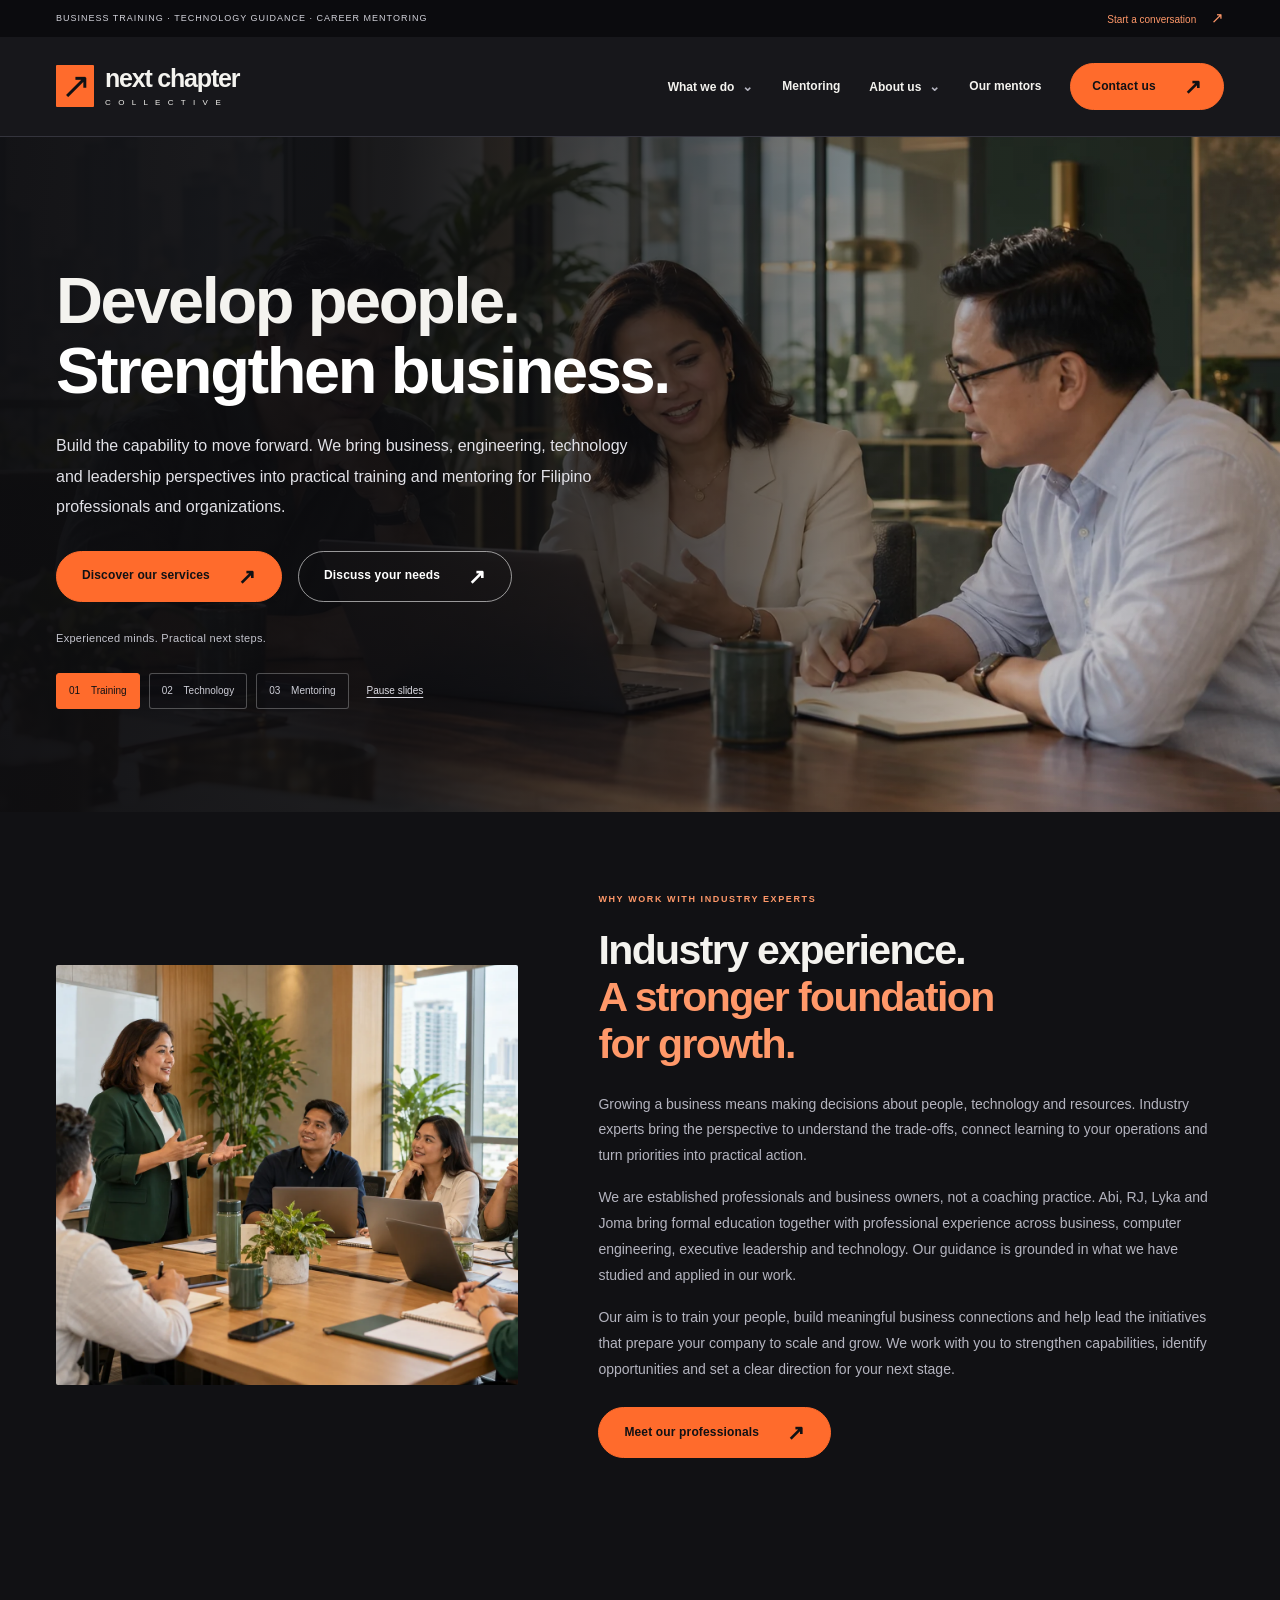
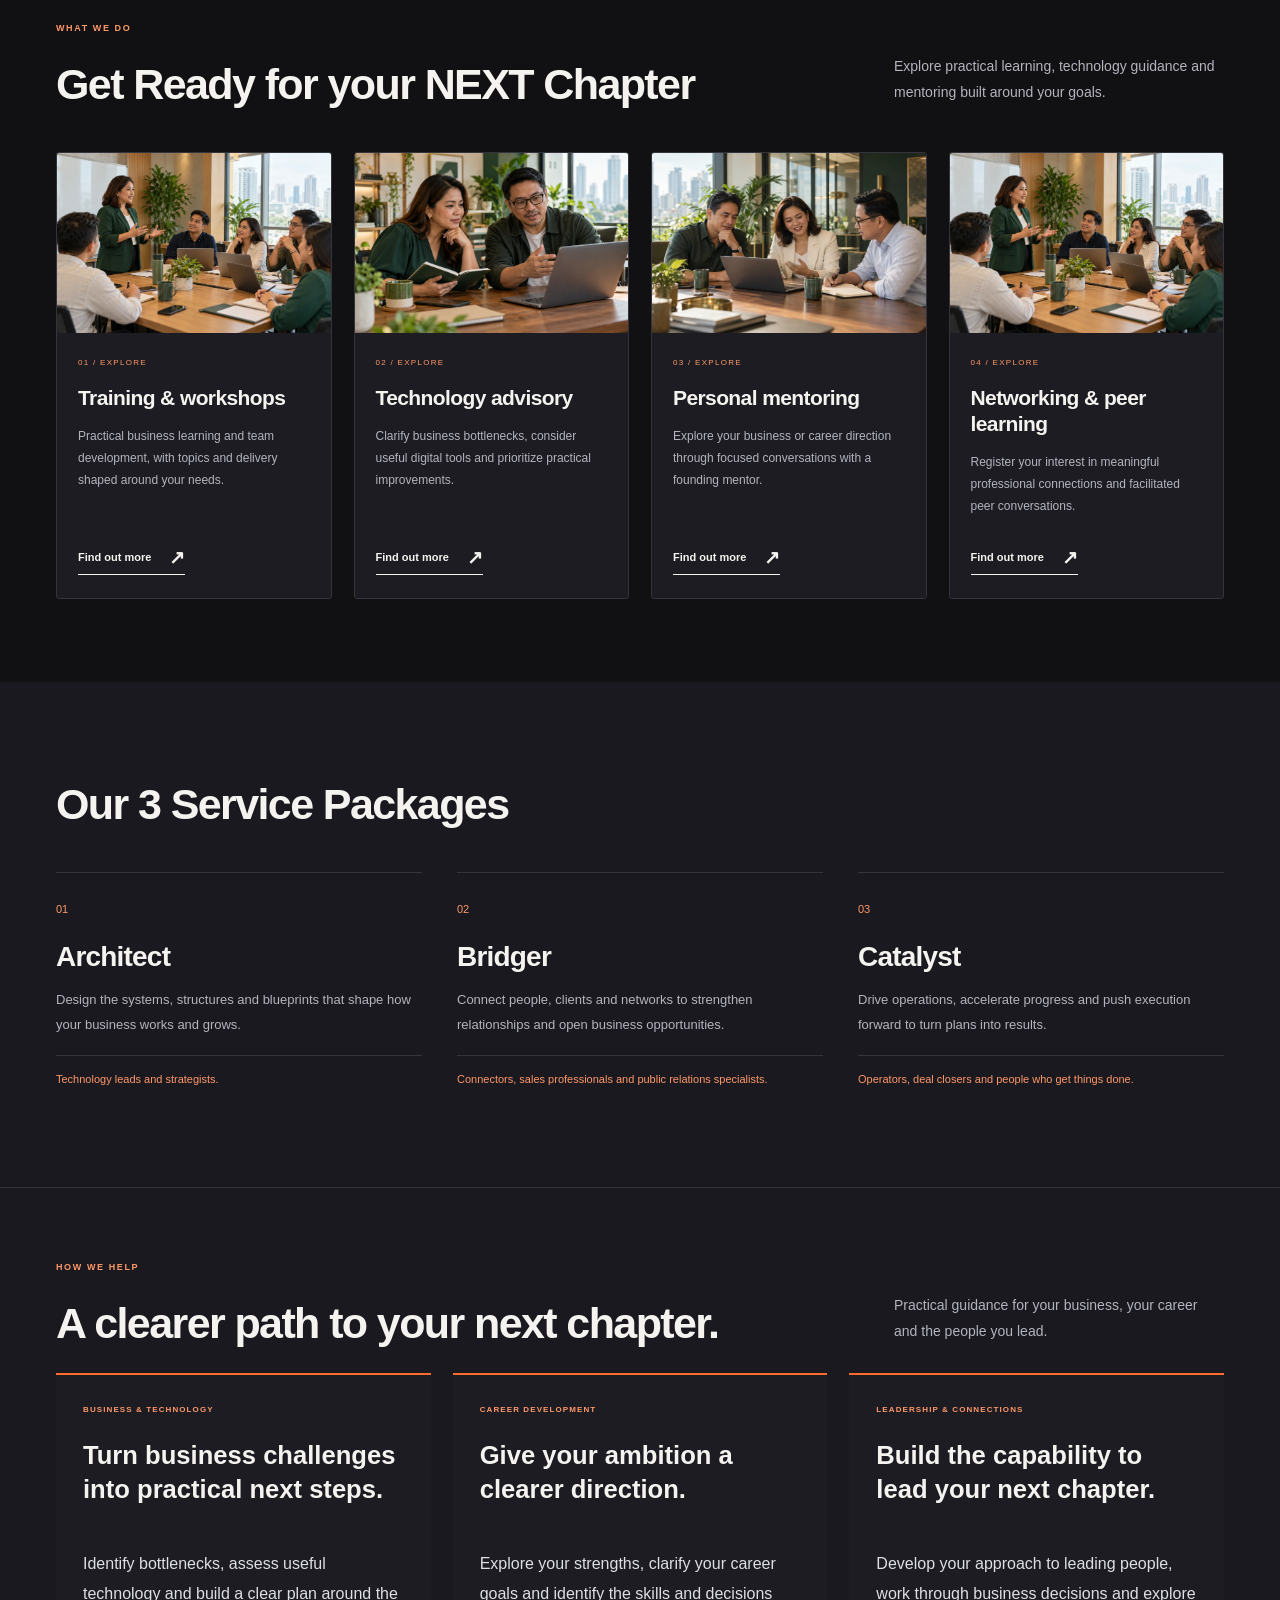
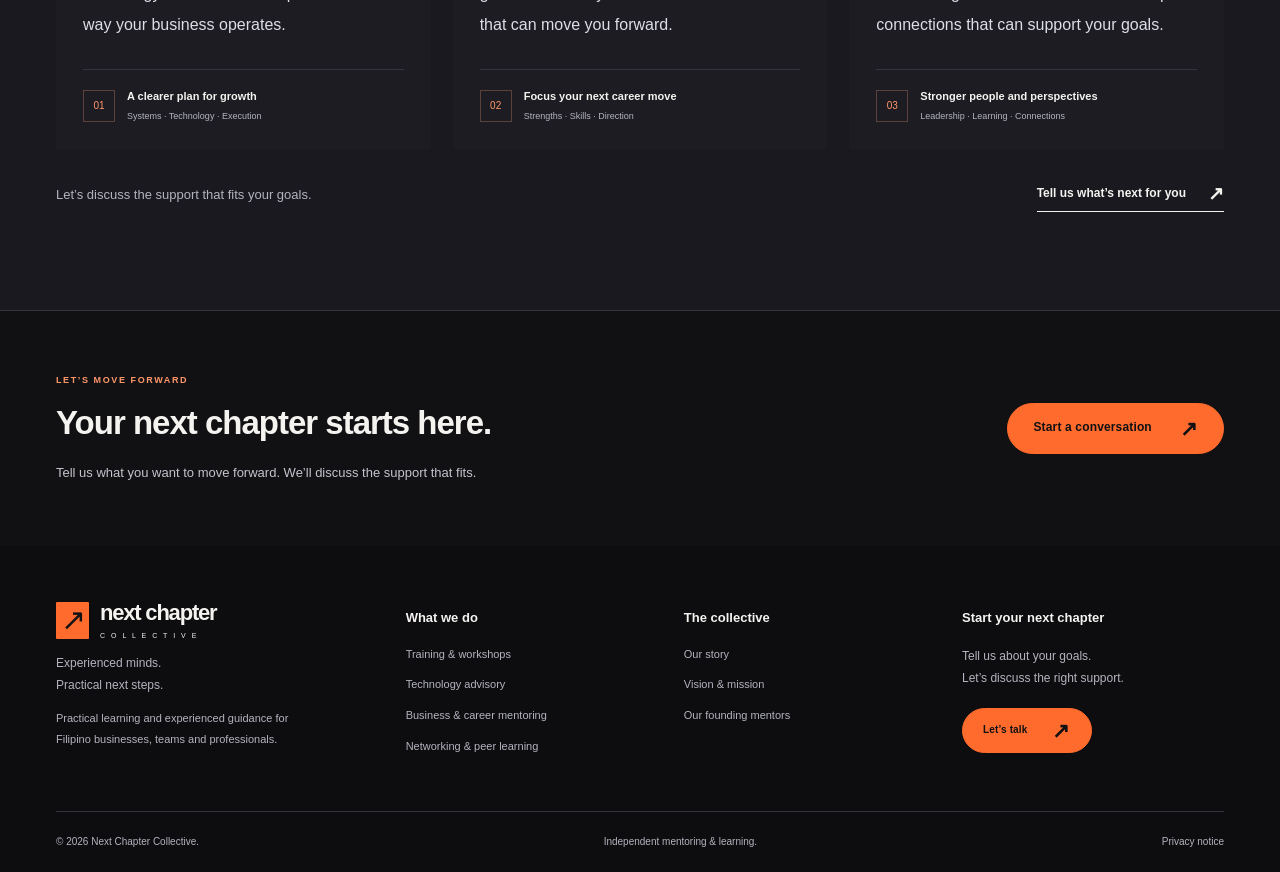
<file: index.html>
<!DOCTYPE html>

<html lang="en"><head><meta charset="utf-8"/><meta content="width=device-width, initial-scale=1" name="viewport"/><meta content="#111114" name="theme-color"/><title>Training, Technology &amp; Mentoring | Next Chapter Collective</title><meta content="Practical training, business and technology guidance, and career mentoring for Filipino businesses, teams and professionals." name="description"/><meta content="Training, Technology &amp; Mentoring | Next Chapter Collective" property="og:title"/><meta content="Practical training, business and technology guidance, and career mentoring for Filipino businesses, teams and professionals." property="og:description"/><meta content="website" property="og:type"/><link href="assets/favicon.svg" rel="icon" type="image/svg+xml"/><link href="assets/site.css" rel="stylesheet"/><script defer="" src="assets/app.js?v=carousel2"></script></head><body><a class="skip-link" href="#main">Skip to content</a><div class="utility-bar"><div class="container utility-inner"><span>BUSINESS TRAINING · TECHNOLOGY GUIDANCE · CAREER MENTORING</span><a href="contact.html">Start a conversation <span aria-hidden="true">↗</span></a></div></div><header class="site-header"><div class="container header-inner"><a aria-label="Next Chapter Collective home" class="brand" href="index.html"><span aria-hidden="true" class="brand-icon">↗</span><span>next chapter<span class="brand-sub">C O L L E C T I V E</span></span></a><button aria-controls="navigation" aria-expanded="false" class="menu-toggle" type="button">Menu <span aria-hidden="true">＋</span></button><nav aria-label="Main navigation" id="navigation"><details class="nav-group"><summary>What we do <span aria-hidden="true">⌄</span></summary><div class="nav-panel"><a href="training.html"><strong>Training &amp; workshops</strong><span>Practical learning for people and teams</span></a><a href="technology-advisory.html"><strong>Business &amp; technology advisory</strong><span>Make informed decisions about your next step</span></a><a href="mentoring.html"><strong>Personal mentoring</strong><span>Support for business and career direction</span></a><a href="training.html#networking"><strong>Networking &amp; peer learning</strong><span>Register your interest in shared learning</span></a></div></details><a href="mentoring.html">Mentoring</a><details class="nav-group"><summary>About us <span aria-hidden="true">⌄</span></summary><div class="nav-panel nav-panel-small"><a href="about.html"><strong>Our story &amp; purpose</strong><span>Our vision and mission</span></a><a href="mentors.html"><strong>Meet the collective</strong><span>Abi, RJ, Lyka and Joma</span></a></div></details><a href="mentors.html">Our mentors</a><a class="button button-dark nav-cta" href="contact.html">Contact us <span aria-hidden="true">↗</span></a></nav></div></header><main id="main"><section class="hero corporate-hero" data-home-hero="">
<img alt="Illustrative Filipino professionals discussing business priorities together" class="hero-backdrop" fetchpriority="high" height="1024" id="hero-image" src="assets/images/mentoring-session.webp" width="1536"/>
<div aria-hidden="true" class="hero-scrim"></div>
<div class="container hero-content"><div class="hero-copy">
<h1 aria-live="polite" id="hero-heading">Develop people.<br/><em>Strengthen business.</em></h1>
<p class="hero-description" id="hero-description">Build the capability to move forward. We bring business, engineering, technology and leadership perspectives into practical training and mentoring for Filipino professionals and organizations.</p>
<div class="hero-actions"><a class="button button-orange" href="training.html" id="hero-primary-link">Discover our services <span aria-hidden="true">↗</span></a><a class="button button-outline" href="contact.html#connect">Discuss your needs <span aria-hidden="true">↗</span></a></div>
<p class="hero-signoff">Experienced minds. Practical next steps.</p>
<div aria-label="Featured services" class="hero-tabs" role="group"><button aria-pressed="true" data-hero-slide="0" type="button">01 <span>Training</span></button><button aria-pressed="false" data-hero-slide="1" type="button">02 <span>Technology</span></button><button aria-pressed="false" data-hero-slide="2" type="button">03 <span>Mentoring</span></button><button aria-label="Pause automatic slides" class="hero-playback" type="button">Pause slides</button></div></div></div>
<div data-hero-library="" hidden=""><article data-feature=""><h2>Develop people.<br/><em>Strengthen business.</em></h2><p>Build the capability to move forward. We bring business, engineering, technology and leadership perspectives into practical training and mentoring for Filipino professionals and organizations.</p><a href="training.html">Discover our services</a><img alt="Illustrative Filipino professionals discussing business priorities together" src="assets/images/mentoring-session.webp"/></article><article data-feature=""><h2>Make technology<br/><em>work for your business.</em></h2><p>Start with the business challenge. Explore digital workflows, useful tools and practical priorities with a fresh perspective on your next move.</p><a href="technology-advisory.html">Explore technology advisory</a><img alt="Illustrative business owner and technology professional discussing a laptop" src="assets/images/technology-guidance.webp"/></article><article data-feature=""><h2>Your ambition.<br/><em>A clearer direction.</em></h2><p>Navigate a business decision, a career transition or greater leadership responsibility through focused mentoring with a founding member of the collective.</p><a href="mentoring.html">Explore mentoring</a><img alt="Illustrative Filipino professionals sharing perspectives in a workshop" src="assets/images/corporate-workshop.webp"/></article></div></section><section class="corporate-intro section container" id="industry-expertise"><div class="intro-photo"><img alt="Illustrative interactive learning session with Filipino professionals" height="1024" loading="lazy" src="assets/images/corporate-workshop.webp" width="1536"/></div><div class="intro-copy"><p class="eyebrow">WHY WORK WITH INDUSTRY EXPERTS</p><h2>Industry experience.<br/><em>A stronger foundation<br/>for growth.</em></h2><p>Growing a business means making decisions about people, technology and resources. Industry experts bring the perspective to understand the trade-offs, connect learning to your operations and turn priorities into practical action.</p><p>We are established professionals and business owners, not a coaching practice. Abi, RJ, Lyka and Joma bring formal education together with professional experience across business, computer engineering, executive leadership and technology. Our guidance is grounded in what we have studied and applied in our work.</p><p>Our aim is to train your people, build meaningful business connections and help lead the initiatives that prepare your company to scale and grow. We work with you to strengthen capabilities, identify opportunities and set a clear direction for your next stage.</p><a class="button button-orange" href="mentors.html">Meet our professionals <span aria-hidden="true">↗</span></a></div></section><section class="section container home-services" id="services"><div class="section-heading"><div><p class="eyebrow">WHAT WE DO</p><h2>Get Ready for your NEXT Chapter</h2></div><p>Explore practical learning, technology guidance and mentoring built around your goals.</p></div><div class="overview-grid"><article class="overview-card"><a aria-label="Explore Training &amp; workshops" class="overview-image-link" href="training.html"><img alt="Illustrative professional learning scene" height="1024" loading="lazy" src="assets/images/corporate-workshop.webp" width="1536"/></a><div><span class="service-number">01 / EXPLORE</span><h3><a href="training.html">Training &amp; workshops</a></h3><p>Practical business learning and team development, with topics and delivery shaped around your needs.</p><a class="text-link" href="training.html">Find out more <span aria-hidden="true">↗</span></a></div></article><article class="overview-card"><a aria-label="Explore Technology advisory" class="overview-image-link" href="technology-advisory.html"><img alt="Illustrative professional learning scene" height="1024" loading="lazy" src="assets/images/technology-guidance.webp" width="1536"/></a><div><span class="service-number">02 / EXPLORE</span><h3><a href="technology-advisory.html">Technology advisory</a></h3><p>Clarify business bottlenecks, consider useful digital tools and prioritize practical improvements.</p><a class="text-link" href="technology-advisory.html">Find out more <span aria-hidden="true">↗</span></a></div></article><article class="overview-card"><a aria-label="Explore Personal mentoring" class="overview-image-link" href="mentoring.html"><img alt="Illustrative professional learning scene" height="1024" loading="lazy" src="assets/images/mentoring-session.webp" width="1536"/></a><div><span class="service-number">03 / EXPLORE</span><h3><a href="mentoring.html">Personal mentoring</a></h3><p>Explore your business or career direction through focused conversations with a founding mentor.</p><a class="text-link" href="mentoring.html">Find out more <span aria-hidden="true">↗</span></a></div></article><article class="overview-card"><a aria-label="Explore Networking &amp; peer learning" class="overview-image-link" href="training.html#networking"><img alt="Illustrative professional learning scene" height="1024" loading="lazy" src="assets/images/corporate-workshop.webp" width="1536"/></a><div><span class="service-number">04 / EXPLORE</span><h3><a href="training.html#networking">Networking &amp; peer learning</a></h3><p>Register your interest in meaningful professional connections and facilitated peer conversations.</p><a class="text-link" href="training.html#networking">Find out more <span aria-hidden="true">↗</span></a></div></article></div></section><section class="why-section section" id="products"><div class="container"><div class="section-heading"><div><h2>Our 3 Service Packages</h2></div></div><div class="why-grid"><article><span>01</span><h3>Architect</h3><p>Design the systems, structures and blueprints that shape how your business works and grows.</p><p class="product-roles">Technology leads and strategists.</p></article><article><span>02</span><h3>Bridger</h3><p>Connect people, clients and networks to strengthen relationships and open business opportunities.</p><p class="product-roles">Connectors, sales professionals and public relations specialists.</p></article><article><span>03</span><h3>Catalyst</h3><p>Drive operations, accelerate progress and push execution forward to turn plans into results.</p><p class="product-roles">Operators, deal closers and people who get things done.</p></article></div></div></section><section aria-label="How we help" class="testimonial-section section" id="testimonials"><div class="container"><div class="section-heading"><div><p class="eyebrow">HOW WE HELP</p><h2>A clearer path to your next chapter.</h2></div><p>Practical guidance for your business, your career and the people you lead.</p></div><div class="testimonial-grid"><figure class="testimonial"><span class="sample-label">BUSINESS &amp; TECHNOLOGY</span><h3 style="font-size:clamp(20px,2vw,28px);line-height:1.3;margin:22px 0 18px">Turn business challenges into practical next steps.</h3><p class="scenario-description">Identify bottlenecks, assess useful technology and build a clear plan around the way your business operates.</p><figcaption><span aria-hidden="true" class="testimonial-monogram">01</span><span><strong>A clearer plan for growth</strong><small>Systems · Technology · Execution</small></span></figcaption></figure><figure class="testimonial"><span class="sample-label">CAREER DEVELOPMENT</span><h3 style="font-size:clamp(20px,2vw,28px);line-height:1.3;margin:22px 0 18px">Give your ambition a clearer direction.</h3><p class="scenario-description">Explore your strengths, clarify your career goals and identify the skills and decisions that can move you forward.</p><figcaption><span aria-hidden="true" class="testimonial-monogram">02</span><span><strong>Focus your next career move</strong><small>Strengths · Skills · Direction</small></span></figcaption></figure><figure class="testimonial"><span class="sample-label">LEADERSHIP &amp; CONNECTIONS</span><h3 style="font-size:clamp(20px,2vw,28px);line-height:1.3;margin:22px 0 18px">Build the capability to lead your next chapter.</h3><p class="scenario-description">Develop your approach to leading people, work through business decisions and explore connections that can support your goals.</p><figcaption><span aria-hidden="true" class="testimonial-monogram">03</span><span><strong>Stronger people and perspectives</strong><small>Leadership · Learning · Connections</small></span></figcaption></figure></div><div class="testimonial-bottom"><p>Let’s discuss the support that fits your goals.</p><a class="text-link" href="contact.html#connect">Tell us what’s next for you <span aria-hidden="true">↗</span></a></div></div></section><section class="page-cta"><div class="container"><div><p class="eyebrow">LET’S MOVE FORWARD</p><h2>Your next chapter starts here.</h2><p>Tell us what you want to move forward. We’ll discuss the support that fits.</p></div><a class="button button-orange" href="contact.html">Start a conversation <span aria-hidden="true">↗</span></a></div></section></main><footer class="site-footer multipage-footer"><div class="container footer-columns"><div><a aria-label="Next Chapter Collective home" class="brand" href="index.html"><span aria-hidden="true" class="brand-icon">↗</span><span>next chapter<span class="brand-sub">C O L L E C T I V E</span></span></a><p>Experienced minds.<br/>Practical next steps.</p><p class="footer-description">Practical learning and experienced guidance for Filipino businesses, teams and professionals.</p></div><div><h2>What we do</h2><a href="training.html">Training &amp; workshops</a><a href="technology-advisory.html">Technology advisory</a><a href="mentoring.html">Business &amp; career mentoring</a><a href="training.html#networking">Networking &amp; peer learning</a></div><div><h2>The collective</h2><a href="about.html">Our story</a><a href="about.html#purpose">Vision &amp; mission</a><a href="mentors.html">Our founding mentors</a></div><div><h2>Start your next chapter</h2><p>Tell us about your goals.<br/>Let’s discuss the right support.</p><a class="button button-orange" href="contact.html">Let’s talk <span aria-hidden="true">↗</span></a></div></div><div class="container footer-bottom"><span>© <span id="year">2026</span> Next Chapter Collective.</span><span>Independent mentoring &amp; learning.</span><a href="privacy.html">Privacy notice</a></div></footer></body></html>
</file>
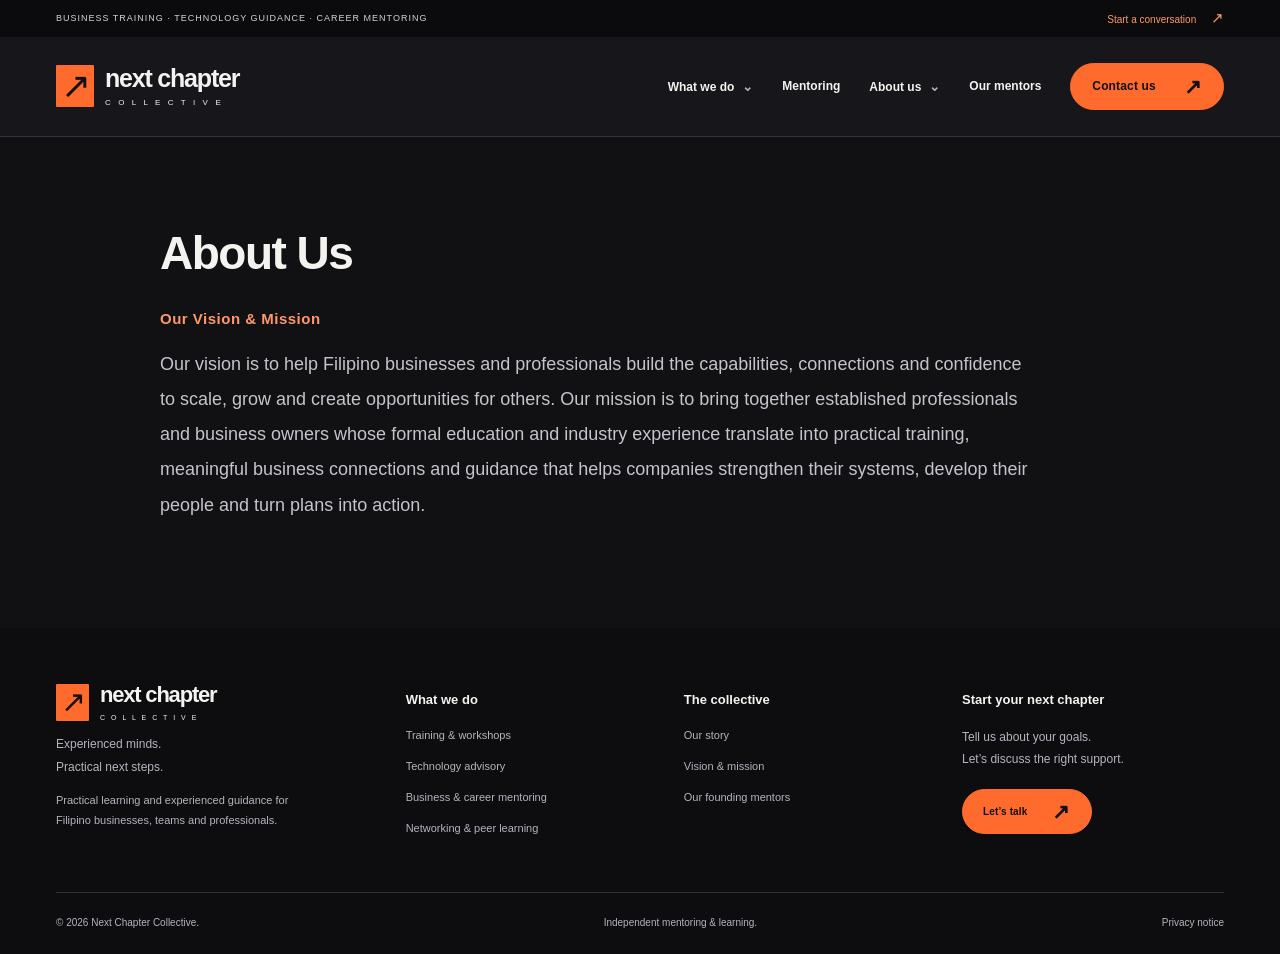
<file: about.html>
<!DOCTYPE html>

<html lang="en"><head><meta charset="utf-8"/><meta content="width=device-width, initial-scale=1" name="viewport"/><meta content="#111114" name="theme-color"/><title>About the Collective | Next Chapter Collective</title><meta content="Meet the purpose behind Next Chapter Collective: sharing experience to help Filipino businesses and professionals move forward." name="description"/><meta content="About the Collective | Next Chapter Collective" property="og:title"/><meta content="Meet the purpose behind Next Chapter Collective: sharing experience to help Filipino businesses and professionals move forward." property="og:description"/><meta content="website" property="og:type"/><link href="assets/favicon.svg" rel="icon" type="image/svg+xml"/><link href="assets/site.css" rel="stylesheet"/><script defer="" src="assets/app.js"></script></head><body><a class="skip-link" href="#main">Skip to content</a><div class="utility-bar"><div class="container utility-inner"><span>BUSINESS TRAINING · TECHNOLOGY GUIDANCE · CAREER MENTORING</span><a href="contact.html">Start a conversation <span aria-hidden="true">↗</span></a></div></div><header class="site-header"><div class="container header-inner"><a aria-label="Next Chapter Collective home" class="brand" href="index.html"><span aria-hidden="true" class="brand-icon">↗</span><span>next chapter<span class="brand-sub">C O L L E C T I V E</span></span></a><button aria-controls="navigation" aria-expanded="false" class="menu-toggle" type="button">Menu <span aria-hidden="true">＋</span></button><nav aria-label="Main navigation" id="navigation"><details class="nav-group"><summary>What we do <span aria-hidden="true">⌄</span></summary><div class="nav-panel"><a href="training.html"><strong>Training &amp; workshops</strong><span>Practical learning for people and teams</span></a><a href="technology-advisory.html"><strong>Business &amp; technology advisory</strong><span>Make informed decisions about your next step</span></a><a href="mentoring.html"><strong>Personal mentoring</strong><span>Support for business and career direction</span></a><a href="training.html#networking"><strong>Networking &amp; peer learning</strong><span>Register your interest in shared learning</span></a></div></details><a href="mentoring.html">Mentoring</a><details class="nav-group"><summary>About us <span aria-hidden="true">⌄</span></summary><div class="nav-panel nav-panel-small"><a aria-current="page" href="about.html"><strong>Our story &amp; purpose</strong><span>Our vision and mission</span></a><a href="mentors.html"><strong>Meet the collective</strong><span>Abi, RJ, Lyka and Joma</span></a></div></details><a href="mentors.html">Our mentors</a><a class="button button-dark nav-cta" href="contact.html">Contact us <span aria-hidden="true">↗</span></a></nav></div></header><main id="main"><section class="section container about-summary" id="purpose"><h1>About Us</h1><h2>Our Vision &amp; Mission</h2><p>Our vision is to help Filipino businesses and professionals build the capabilities, connections and confidence to scale, grow and create opportunities for others. Our mission is to bring together established professionals and business owners whose formal education and industry experience translate into practical training, meaningful business connections and guidance that helps companies strengthen their systems, develop their people and turn plans into action.</p></section></main><footer class="site-footer multipage-footer"><div class="container footer-columns"><div><a aria-label="Next Chapter Collective home" class="brand" href="index.html"><span aria-hidden="true" class="brand-icon">↗</span><span>next chapter<span class="brand-sub">C O L L E C T I V E</span></span></a><p>Experienced minds.<br/>Practical next steps.</p><p class="footer-description">Practical learning and experienced guidance for Filipino businesses, teams and professionals.</p></div><div><h2>What we do</h2><a href="training.html">Training &amp; workshops</a><a href="technology-advisory.html">Technology advisory</a><a href="mentoring.html">Business &amp; career mentoring</a><a href="training.html#networking">Networking &amp; peer learning</a></div><div><h2>The collective</h2><a href="about.html">Our story</a><a href="about.html#purpose">Vision &amp; mission</a><a href="mentors.html">Our founding mentors</a></div><div><h2>Start your next chapter</h2><p>Tell us about your goals.<br/>Let’s discuss the right support.</p><a class="button button-orange" href="contact.html">Let’s talk <span aria-hidden="true">↗</span></a></div></div><div class="container footer-bottom"><span>© <span id="year">2026</span> Next Chapter Collective.</span><span>Independent mentoring &amp; learning.</span><a href="privacy.html">Privacy notice</a></div></footer></body></html>
</file>
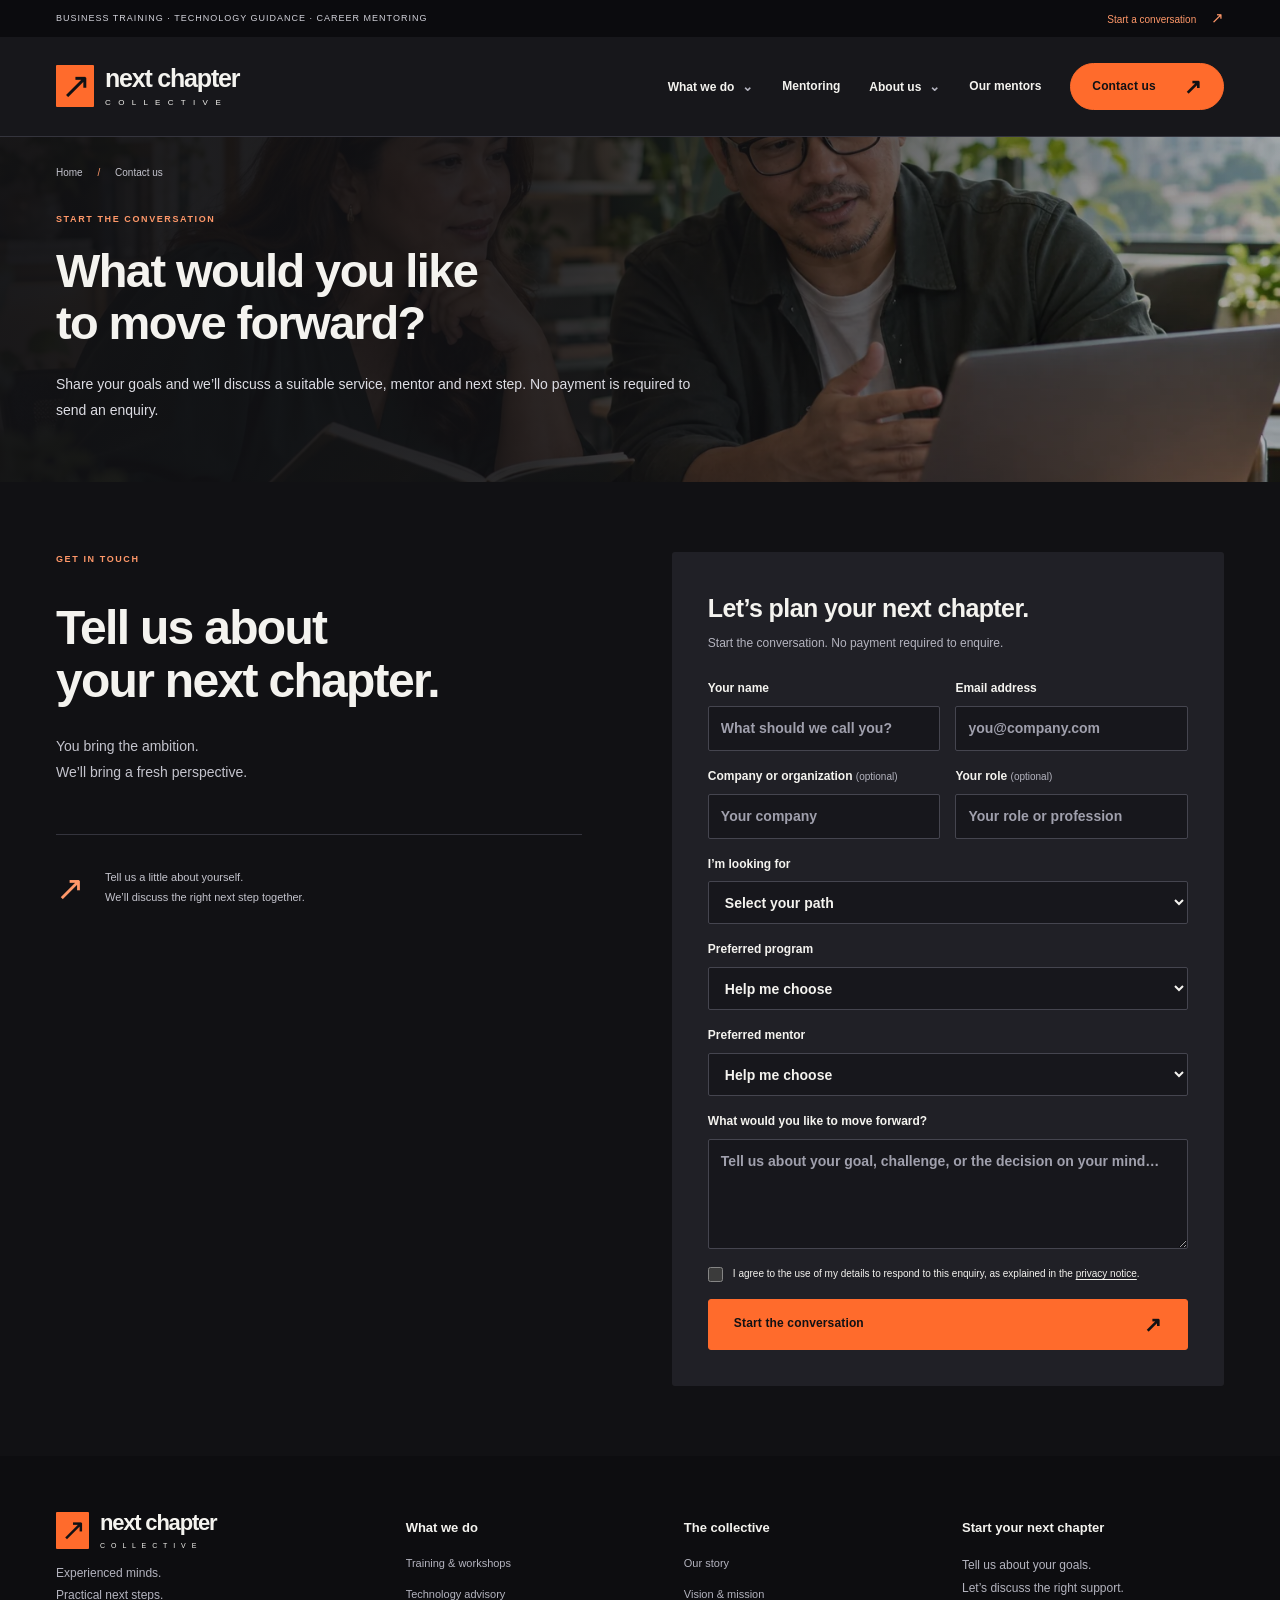
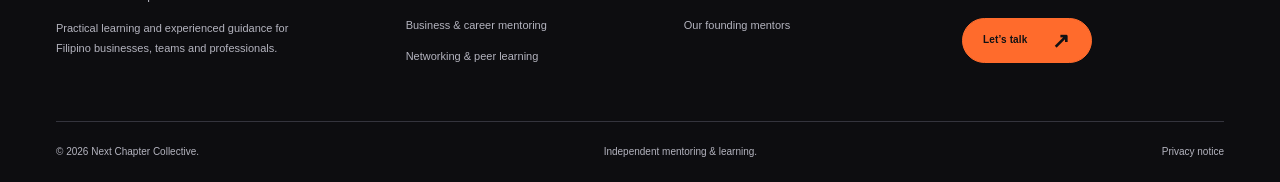
<file: contact.html>
<!DOCTYPE html>

<html lang="en"><head><meta charset="utf-8"/><meta content="width=device-width, initial-scale=1" name="viewport"/><meta content="#111114" name="theme-color"/><title>Contact Us | Next Chapter Collective</title><meta content="Tell Next Chapter Collective about your business, team learning or career goals. Enquire about training, technology guidance or mentoring." name="description"/><meta content="Contact Us | Next Chapter Collective" property="og:title"/><meta content="Tell Next Chapter Collective about your business, team learning or career goals. Enquire about training, technology guidance or mentoring." property="og:description"/><meta content="website" property="og:type"/><link href="assets/favicon.svg" rel="icon" type="image/svg+xml"/><link href="assets/site.css" rel="stylesheet"/><script defer="" src="assets/app.js"></script></head><body><a class="skip-link" href="#main">Skip to content</a><div class="utility-bar"><div class="container utility-inner"><span>BUSINESS TRAINING · TECHNOLOGY GUIDANCE · CAREER MENTORING</span><a href="contact.html">Start a conversation <span aria-hidden="true">↗</span></a></div></div><header class="site-header"><div class="container header-inner"><a aria-label="Next Chapter Collective home" class="brand" href="index.html"><span aria-hidden="true" class="brand-icon">↗</span><span>next chapter<span class="brand-sub">C O L L E C T I V E</span></span></a><button aria-controls="navigation" aria-expanded="false" class="menu-toggle" type="button">Menu <span aria-hidden="true">＋</span></button><nav aria-label="Main navigation" id="navigation"><details class="nav-group"><summary>What we do <span aria-hidden="true">⌄</span></summary><div class="nav-panel"><a href="training.html"><strong>Training &amp; workshops</strong><span>Practical learning for people and teams</span></a><a href="technology-advisory.html"><strong>Business &amp; technology advisory</strong><span>Make informed decisions about your next step</span></a><a href="mentoring.html"><strong>Personal mentoring</strong><span>Support for business and career direction</span></a><a href="training.html#networking"><strong>Networking &amp; peer learning</strong><span>Register your interest in shared learning</span></a></div></details><a href="mentoring.html">Mentoring</a><details class="nav-group"><summary>About us <span aria-hidden="true">⌄</span></summary><div class="nav-panel nav-panel-small"><a href="about.html"><strong>Our story &amp; purpose</strong><span>Our vision and mission</span></a><a href="mentors.html"><strong>Meet the collective</strong><span>Abi, RJ, Lyka and Joma</span></a></div></details><a href="mentors.html">Our mentors</a><a aria-current="page" class="button button-dark nav-cta" href="contact.html">Contact us <span aria-hidden="true">↗</span></a></nav></div></header><main id="main"><section class="page-banner"><img alt="Illustrative Filipino professional learning scene" fetchpriority="high" height="1024" src="assets/images/technology-guidance.webp" width="1536"/><div class="page-banner-scrim"></div><div class="container"><p class="breadcrumb"><a href="index.html">Home</a><span aria-hidden="true"> / </span>Contact us</p><p class="eyebrow">START THE CONVERSATION</p><h1>What would you like<br/>to move forward?</h1><p>Share your goals and we’ll discuss a suitable service, mentor and next step. No payment is required to send an enquiry.</p></div></section><section class="connect-section" id="connect"><div class="container connect-grid"><div class="connect-copy"><p class="eyebrow">GET IN TOUCH</p><h2>Tell us about<br/>your next chapter.</h2><p>You bring the ambition.<br/>We’ll bring a fresh perspective.</p><div class="contact-note"><span aria-hidden="true">↗</span><p>Tell us a little about yourself.<br/>We’ll discuss the right next step together.</p></div></div><form action="contact.php" id="enquiry-form" method="post"><h3>Let’s plan your next chapter.</h3><p class="form-intro">Start the conversation. No payment required to enquire.</p><div class="form-row"><label>Your name<input autocomplete="name" maxlength="100" name="name" placeholder="What should we call you?" required="" type="text"/></label><label>Email address<input autocomplete="email" maxlength="254" name="email" placeholder="you@company.com" required="" type="email"/></label></div><div class="form-row"><label>Company or organization <span class="optional">(optional)</span><input autocomplete="organization" maxlength="150" name="company" placeholder="Your company" type="text"/></label><label>Your role <span class="optional">(optional)</span><input autocomplete="organization-title" maxlength="150" name="role" placeholder="Your role or profession" type="text"/></label></div><label>I’m looking for<select id="interest" name="interest" required=""><option disabled="" selected="" value="">Select your path</option><option value="business">Business &amp; technology mentoring</option><option value="career">Career &amp; leadership mentoring</option><option value="both">A bit of both / help me decide</option><option value="seminars">Business seminars &amp; workshops</option><option value="training">Corporate &amp; team training</option><option value="networking">Networking &amp; peer learning</option></select></label><label>Preferred program<select id="program" name="program"><option value="Not sure yet">Help me choose</option><option value="Business Seminar / Workshop">Business Seminar / Workshop</option><option value="Corporate Training">Corporate Training</option><option value="Technology &amp; AI Workshop">Technology &amp; AI Workshop</option><option value="Networking &amp; Peer Circle">Networking &amp; Peer Circle</option><option value="Clarity Session">Clarity Session</option><option value="Business Growth Sprint">Business Growth Sprint</option><option value="Career Next Step">Career Next Step</option></select></label><label>Preferred mentor<select id="mentor" name="mentor"><option value="Help me choose">Help me choose</option><option value="Abi">Abi</option><option value="RJ">RJ</option><option value="Lyka">Lyka</option><option value="Joma">Joma</option></select></label><label>What would you like to move forward?<textarea maxlength="3000" minlength="20" name="message" placeholder="Tell us about your goal, challenge, or the decision on your mind…" required="" rows="4"></textarea></label><div aria-hidden="true" class="honey"><label>Leave this field empty<input autocomplete="off" name="website" tabindex="-1" type="text"/></label></div><label class="consent"><input name="consent" required="" type="checkbox" value="yes"/><span>I agree to the use of my details to respond to this enquiry, as explained in the <a href="privacy.html">privacy notice</a>.</span></label><button class="button button-orange submit-button" type="submit">Start the conversation <span aria-hidden="true">↗</span></button><p aria-live="polite" class="form-status" id="form-status" role="status"></p></form></div></section></main><footer class="site-footer multipage-footer"><div class="container footer-columns"><div><a aria-label="Next Chapter Collective home" class="brand" href="index.html"><span aria-hidden="true" class="brand-icon">↗</span><span>next chapter<span class="brand-sub">C O L L E C T I V E</span></span></a><p>Experienced minds.<br/>Practical next steps.</p><p class="footer-description">Practical learning and experienced guidance for Filipino businesses, teams and professionals.</p></div><div><h2>What we do</h2><a href="training.html">Training &amp; workshops</a><a href="technology-advisory.html">Technology advisory</a><a href="mentoring.html">Business &amp; career mentoring</a><a href="training.html#networking">Networking &amp; peer learning</a></div><div><h2>The collective</h2><a href="about.html">Our story</a><a href="about.html#purpose">Vision &amp; mission</a><a href="mentors.html">Our founding mentors</a></div><div><h2>Start your next chapter</h2><p>Tell us about your goals.<br/>Let’s discuss the right support.</p><a class="button button-orange" href="contact.html">Let’s talk <span aria-hidden="true">↗</span></a></div></div><div class="container footer-bottom"><span>© <span id="year">2026</span> Next Chapter Collective.</span><span>Independent mentoring &amp; learning.</span><a href="privacy.html">Privacy notice</a></div></footer></body></html>
</file>
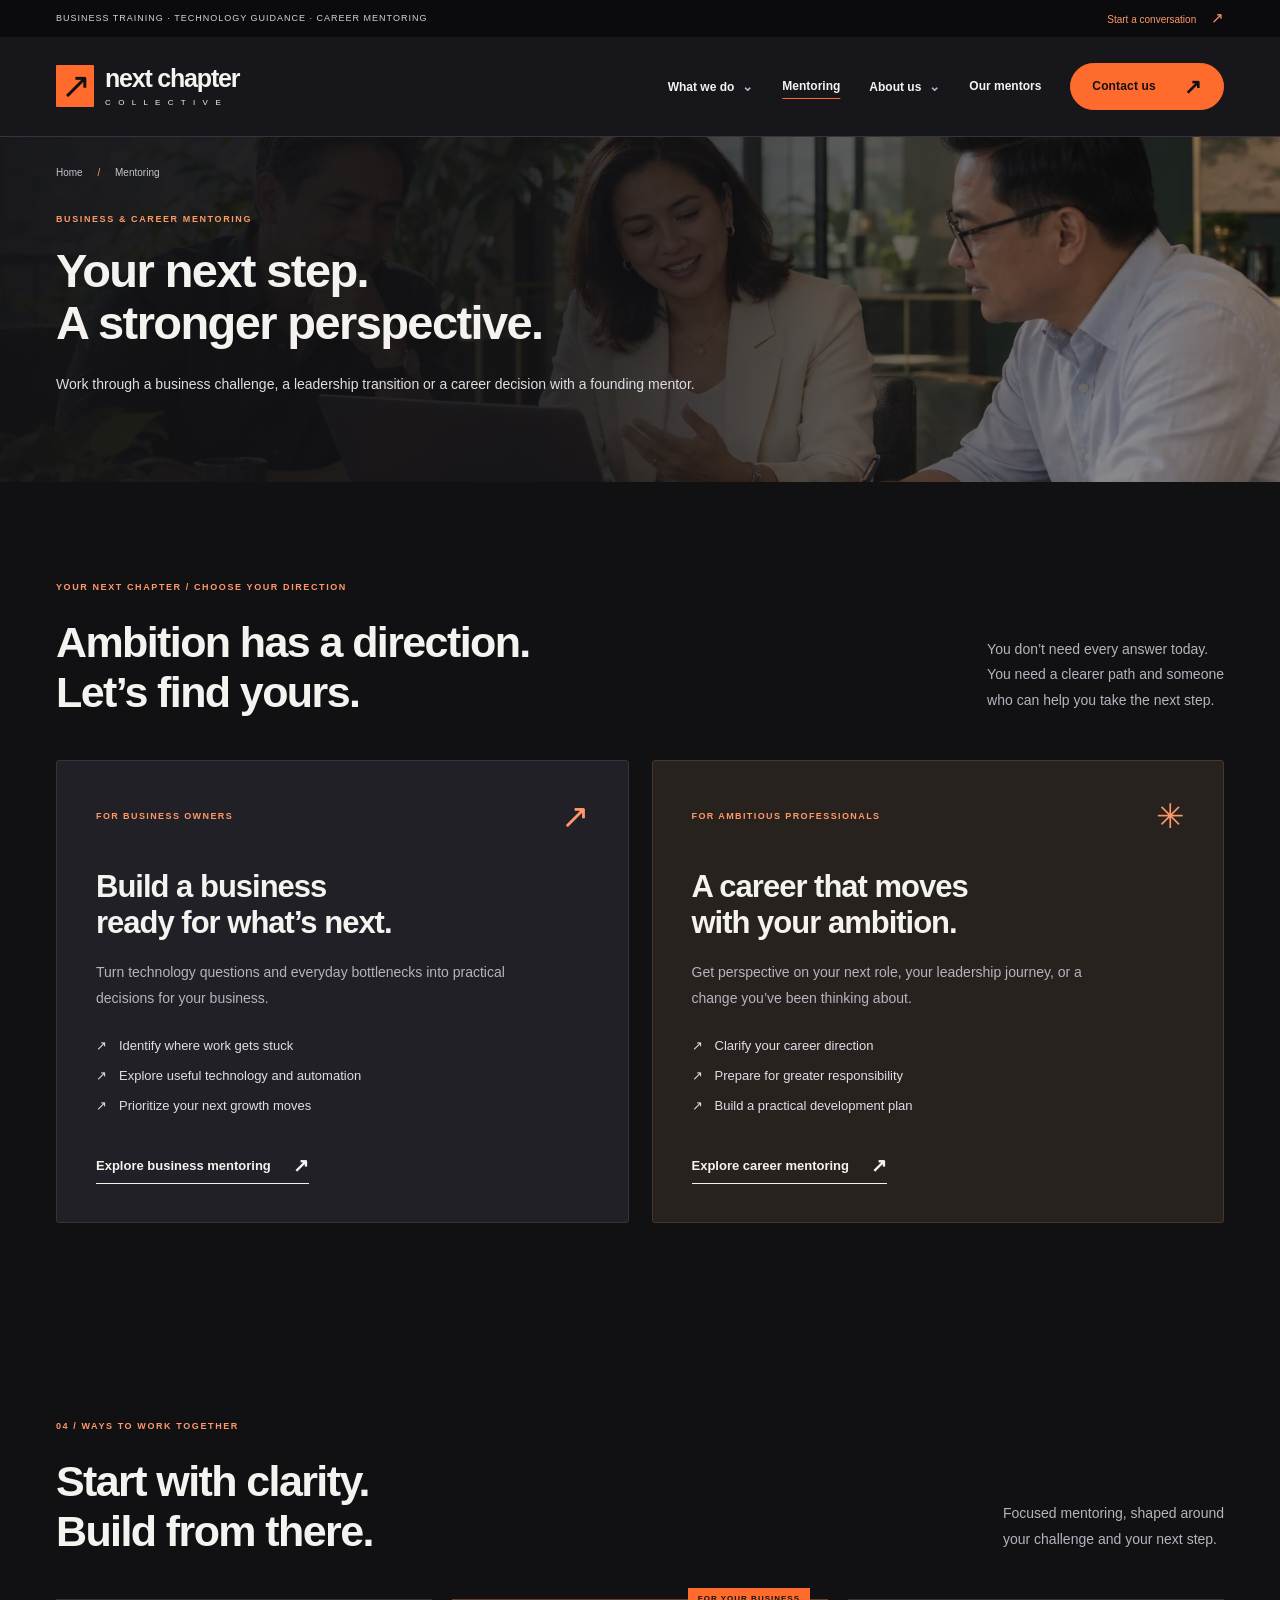
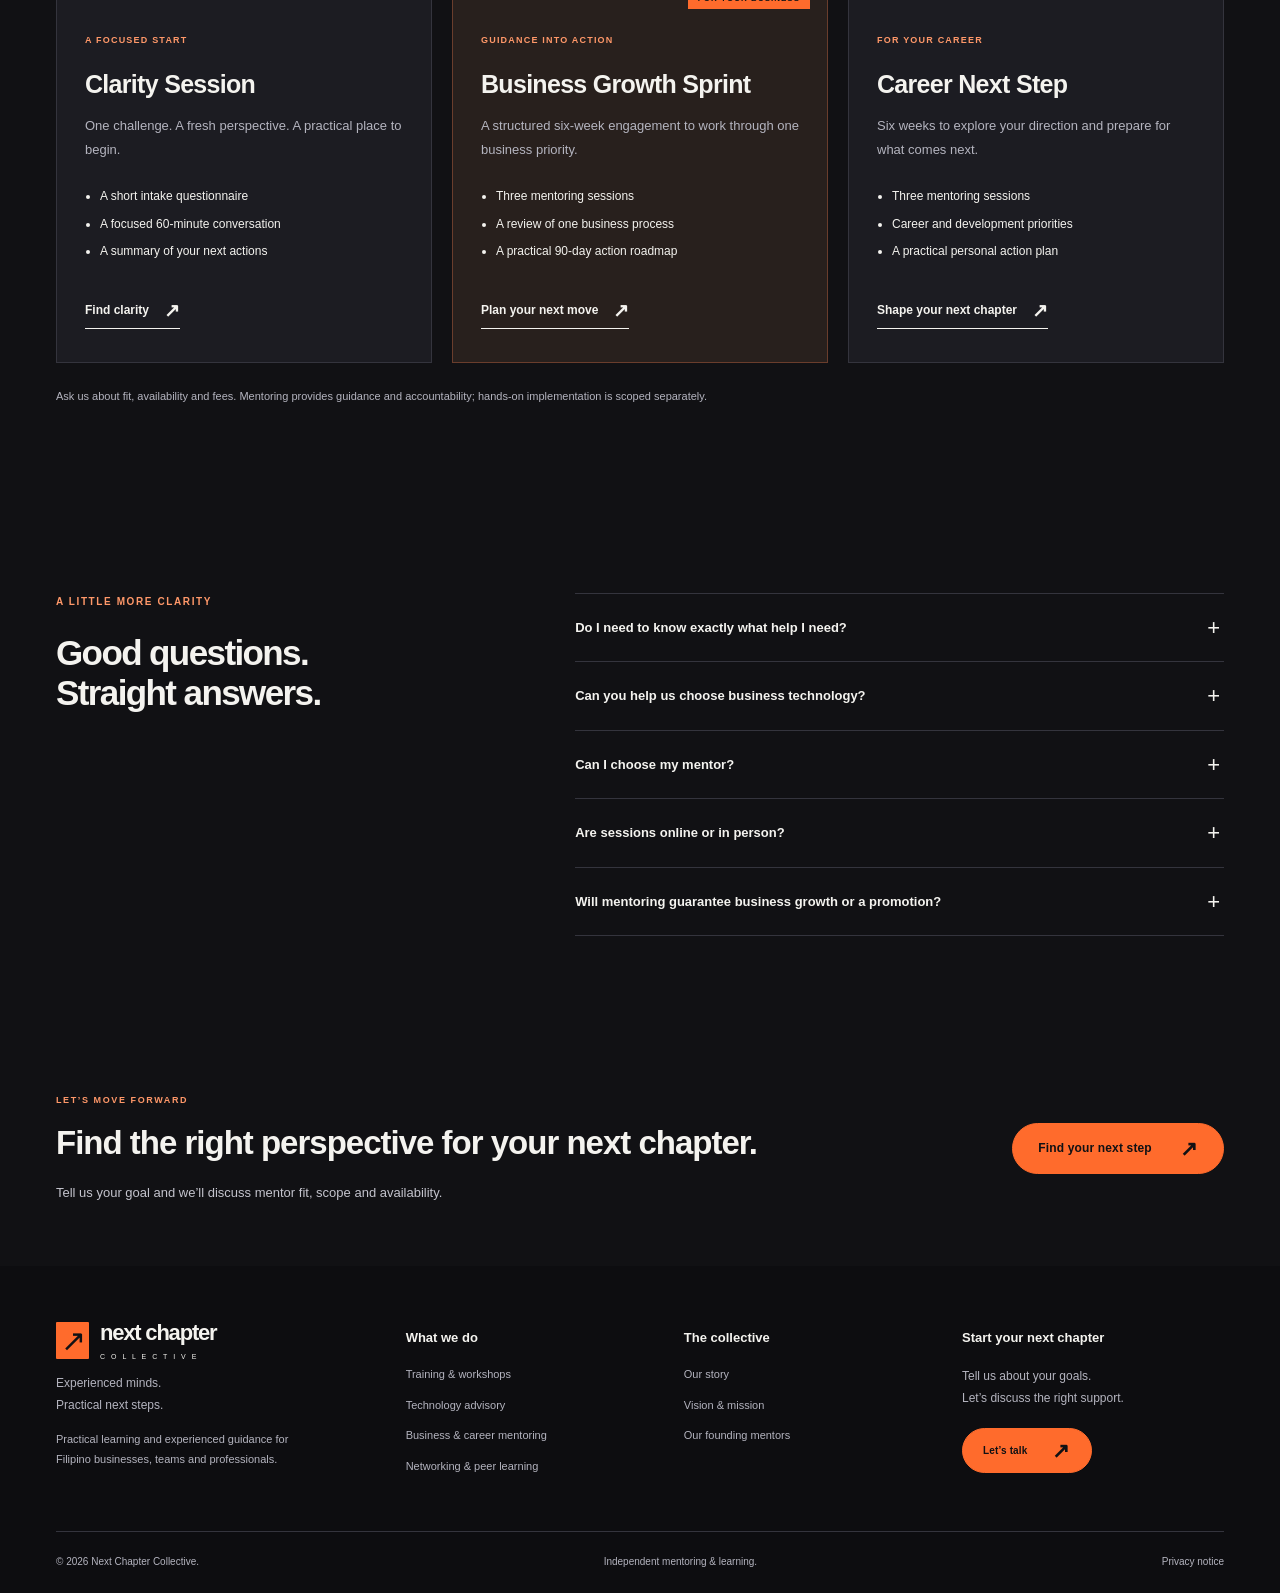
<file: mentoring.html>
<!DOCTYPE html>

<html lang="en"><head><meta charset="utf-8"/><meta content="width=device-width, initial-scale=1" name="viewport"/><meta content="#111114" name="theme-color"/><title>Business &amp; Career Mentoring | Next Chapter Collective</title><meta content="Focused mentoring sessions and structured programs for business owners and professionals planning their next chapter." name="description"/><meta content="Business &amp; Career Mentoring | Next Chapter Collective" property="og:title"/><meta content="Focused mentoring sessions and structured programs for business owners and professionals planning their next chapter." property="og:description"/><meta content="website" property="og:type"/><link href="assets/favicon.svg" rel="icon" type="image/svg+xml"/><link href="assets/site.css" rel="stylesheet"/><script defer="" src="assets/app.js"></script></head><body><a class="skip-link" href="#main">Skip to content</a><div class="utility-bar"><div class="container utility-inner"><span>BUSINESS TRAINING · TECHNOLOGY GUIDANCE · CAREER MENTORING</span><a href="contact.html">Start a conversation <span aria-hidden="true">↗</span></a></div></div><header class="site-header"><div class="container header-inner"><a aria-label="Next Chapter Collective home" class="brand" href="index.html"><span aria-hidden="true" class="brand-icon">↗</span><span>next chapter<span class="brand-sub">C O L L E C T I V E</span></span></a><button aria-controls="navigation" aria-expanded="false" class="menu-toggle" type="button">Menu <span aria-hidden="true">＋</span></button><nav aria-label="Main navigation" id="navigation"><details class="nav-group"><summary>What we do <span aria-hidden="true">⌄</span></summary><div class="nav-panel"><a href="training.html"><strong>Training &amp; workshops</strong><span>Practical learning for people and teams</span></a><a href="technology-advisory.html"><strong>Business &amp; technology advisory</strong><span>Make informed decisions about your next step</span></a><a aria-current="page" href="mentoring.html"><strong>Personal mentoring</strong><span>Support for business and career direction</span></a><a href="training.html#networking"><strong>Networking &amp; peer learning</strong><span>Register your interest in shared learning</span></a></div></details><a aria-current="page" href="mentoring.html">Mentoring</a><details class="nav-group"><summary>About us <span aria-hidden="true">⌄</span></summary><div class="nav-panel nav-panel-small"><a href="about.html"><strong>Our story &amp; purpose</strong><span>Our vision and mission</span></a><a href="mentors.html"><strong>Meet the collective</strong><span>Abi, RJ, Lyka and Joma</span></a></div></details><a href="mentors.html">Our mentors</a><a class="button button-dark nav-cta" href="contact.html">Contact us <span aria-hidden="true">↗</span></a></nav></div></header><main id="main"><section class="page-banner"><img alt="Illustrative Filipino professional learning scene" fetchpriority="high" height="1024" src="assets/images/mentoring-session.webp" width="1536"/><div class="page-banner-scrim"></div><div class="container"><p class="breadcrumb"><a href="index.html">Home</a><span aria-hidden="true"> / </span>Mentoring</p><p class="eyebrow">BUSINESS &amp; CAREER MENTORING</p><h1>Your next step.<br/>A stronger perspective.</h1><p>Work through a business challenge, a leadership transition or a career decision with a founding mentor.</p></div></section><section class="section container" id="pathways">
<div class="section-heading"><div><p class="eyebrow">YOUR NEXT CHAPTER / CHOOSE YOUR DIRECTION</p><h2>Ambition has a direction.<br/>Let’s find yours.</h2></div><p>You don’t need every answer today.<br/>You need a clearer path and someone<br class="desktop-break"/> who can help you take the next step.</p></div>
<div class="pathway-grid">
<article class="pathway business"><div class="pathway-top"><span class="eyebrow">FOR BUSINESS OWNERS</span><span aria-hidden="true" class="pathway-symbol">↗</span></div><h3>Build a business<br/>ready for what’s next.</h3><p>Turn technology questions and everyday bottlenecks into practical decisions for your business.</p><ul class="check-list"><li>Identify where work gets stuck</li><li>Explore useful technology and automation</li><li>Prioritize your next growth moves</li></ul><a class="text-link" data-interest="business" href="contact.html?interest=business#connect">Explore business mentoring <span aria-hidden="true">↗</span></a></article>
<article class="pathway career"><div class="pathway-top"><span class="eyebrow">FOR AMBITIOUS PROFESSIONALS</span><span aria-hidden="true" class="pathway-symbol">✳</span></div><h3>A career that moves<br/>with your ambition.</h3><p>Get perspective on your next role, your leadership journey, or a change you’ve been thinking about.</p><ul class="check-list"><li>Clarify your career direction</li><li>Prepare for greater responsibility</li><li>Build a practical development plan</li></ul><a class="text-link" data-interest="career" href="contact.html?interest=career#connect">Explore career mentoring <span aria-hidden="true">↗</span></a></article>
</div>
</section><section class="section container" id="programs"><div class="section-heading"><div><p class="eyebrow">04 / WAYS TO WORK TOGETHER</p><h2>Start with clarity.<br/>Build from there.</h2></div><p>Focused mentoring, shaped around<br/>your challenge and your next step.</p></div><div class="program-grid">
<article class="program"><span class="eyebrow">A FOCUSED START</span><h3>Clarity Session</h3><p>One challenge. A fresh perspective. A practical place to begin.</p><ul><li>A short intake questionnaire</li><li>A focused 60-minute conversation</li><li>A summary of your next actions</li></ul><a class="text-link" data-program="Clarity Session" href="contact.html?program=Clarity+Session#connect">Find clarity <span aria-hidden="true">↗</span></a></article>
<article class="program program-featured"><div class="program-label">FOR YOUR BUSINESS</div><span class="eyebrow">GUIDANCE INTO ACTION</span><h3>Business Growth Sprint</h3><p>A structured six-week engagement to work through one business priority.</p><ul><li>Three mentoring sessions</li><li>A review of one business process</li><li>A practical 90-day action roadmap</li></ul><a class="text-link" data-interest="business" data-program="Business Growth Sprint" href="contact.html?interest=business&amp;program=Business+Growth+Sprint#connect">Plan your next move <span aria-hidden="true">↗</span></a></article>
<article class="program"><span class="eyebrow">FOR YOUR CAREER</span><h3>Career Next Step</h3><p>Six weeks to explore your direction and prepare for what comes next.</p><ul><li>Three mentoring sessions</li><li>Career and development priorities</li><li>A practical personal action plan</li></ul><a class="text-link" data-interest="career" data-program="Career Next Step" href="contact.html?interest=career&amp;program=Career+Next+Step#connect">Shape your next chapter <span aria-hidden="true">↗</span></a></article>
</div><p class="section-note">Ask us about fit, availability and fees. Mentoring provides guidance and accountability; hands-on implementation is scoped separately.</p></section><section class="faq-section container"><div><p class="eyebrow">A LITTLE MORE CLARITY</p><h2>Good questions.<br/>Straight answers.</h2></div><div class="faqs"><details><summary>Do I need to know exactly what help I need?</summary><p>No. Tell us what feels stuck or what you want to change. We can use that as the starting point to discuss a suitable mentoring engagement.</p></details><details><summary>Can you help us choose business technology?</summary><p>We can help you clarify the problem, assess priorities and consider technology options. The right mentor depends on your needs. Software development, installation and other implementation work require a separate scope.</p></details><details><summary>Can I choose my mentor?</summary><p>You can share a preference in your enquiry. We’ll discuss fit and availability before confirming your engagement.</p></details><details><summary>Are sessions online or in person?</summary><p>Online sessions are the starting format. If you need an in-person or team engagement, mention it in your enquiry so we can discuss what is possible.</p></details><details><summary>Will mentoring guarantee business growth or a promotion?</summary><p>Mentoring helps you make more informed decisions and take action. Results depend on your circumstances and follow-through; business results, promotions and job placements are not guaranteed.</p></details></div></section><section class="page-cta"><div class="container"><div><p class="eyebrow">LET’S MOVE FORWARD</p><h2>Find the right perspective for your next chapter.</h2><p>Tell us your goal and we’ll discuss mentor fit, scope and availability.</p></div><a class="button button-orange" href="contact.html?interest=both#connect">Find your next step <span aria-hidden="true">↗</span></a></div></section></main><footer class="site-footer multipage-footer"><div class="container footer-columns"><div><a aria-label="Next Chapter Collective home" class="brand" href="index.html"><span aria-hidden="true" class="brand-icon">↗</span><span>next chapter<span class="brand-sub">C O L L E C T I V E</span></span></a><p>Experienced minds.<br/>Practical next steps.</p><p class="footer-description">Practical learning and experienced guidance for Filipino businesses, teams and professionals.</p></div><div><h2>What we do</h2><a href="training.html">Training &amp; workshops</a><a href="technology-advisory.html">Technology advisory</a><a href="mentoring.html">Business &amp; career mentoring</a><a href="training.html#networking">Networking &amp; peer learning</a></div><div><h2>The collective</h2><a href="about.html">Our story</a><a href="about.html#purpose">Vision &amp; mission</a><a href="mentors.html">Our founding mentors</a></div><div><h2>Start your next chapter</h2><p>Tell us about your goals.<br/>Let’s discuss the right support.</p><a class="button button-orange" href="contact.html">Let’s talk <span aria-hidden="true">↗</span></a></div></div><div class="container footer-bottom"><span>© <span id="year">2026</span> Next Chapter Collective.</span><span>Independent mentoring &amp; learning.</span><a href="privacy.html">Privacy notice</a></div></footer></body></html>
</file>
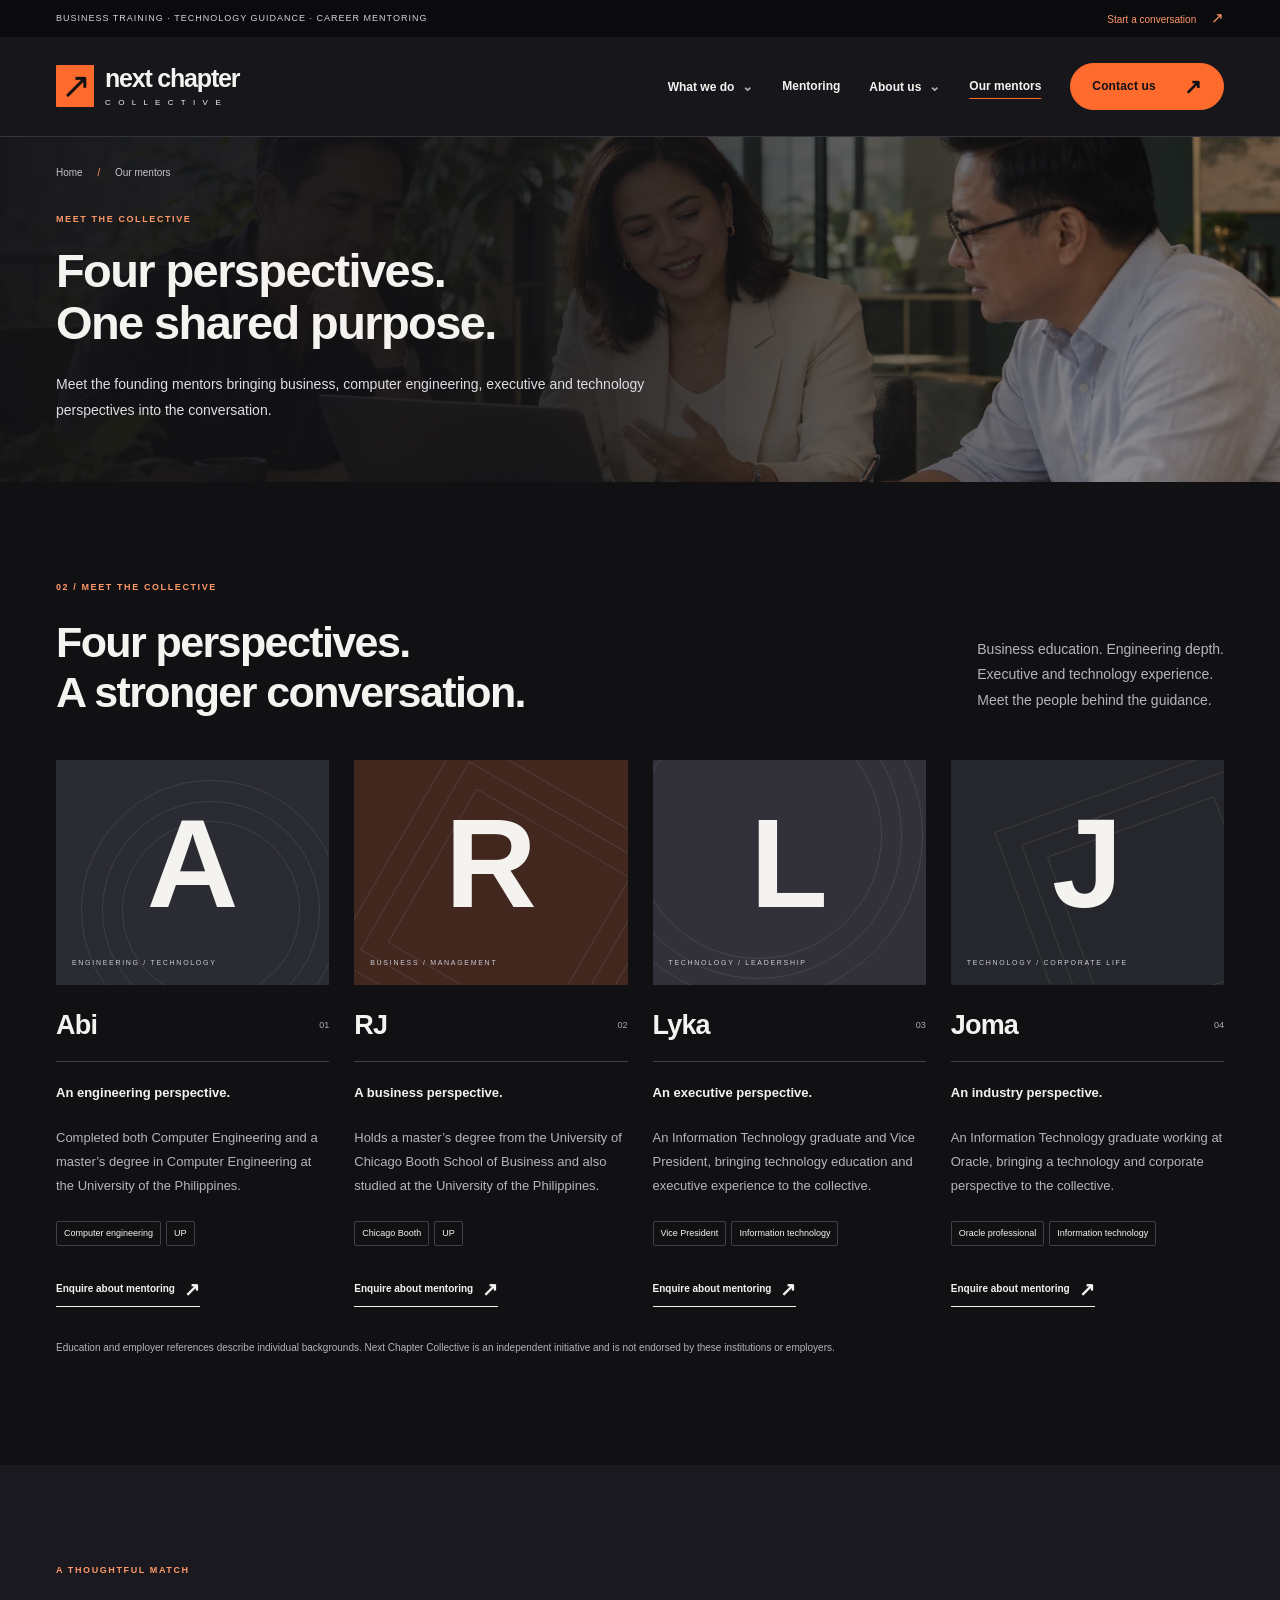
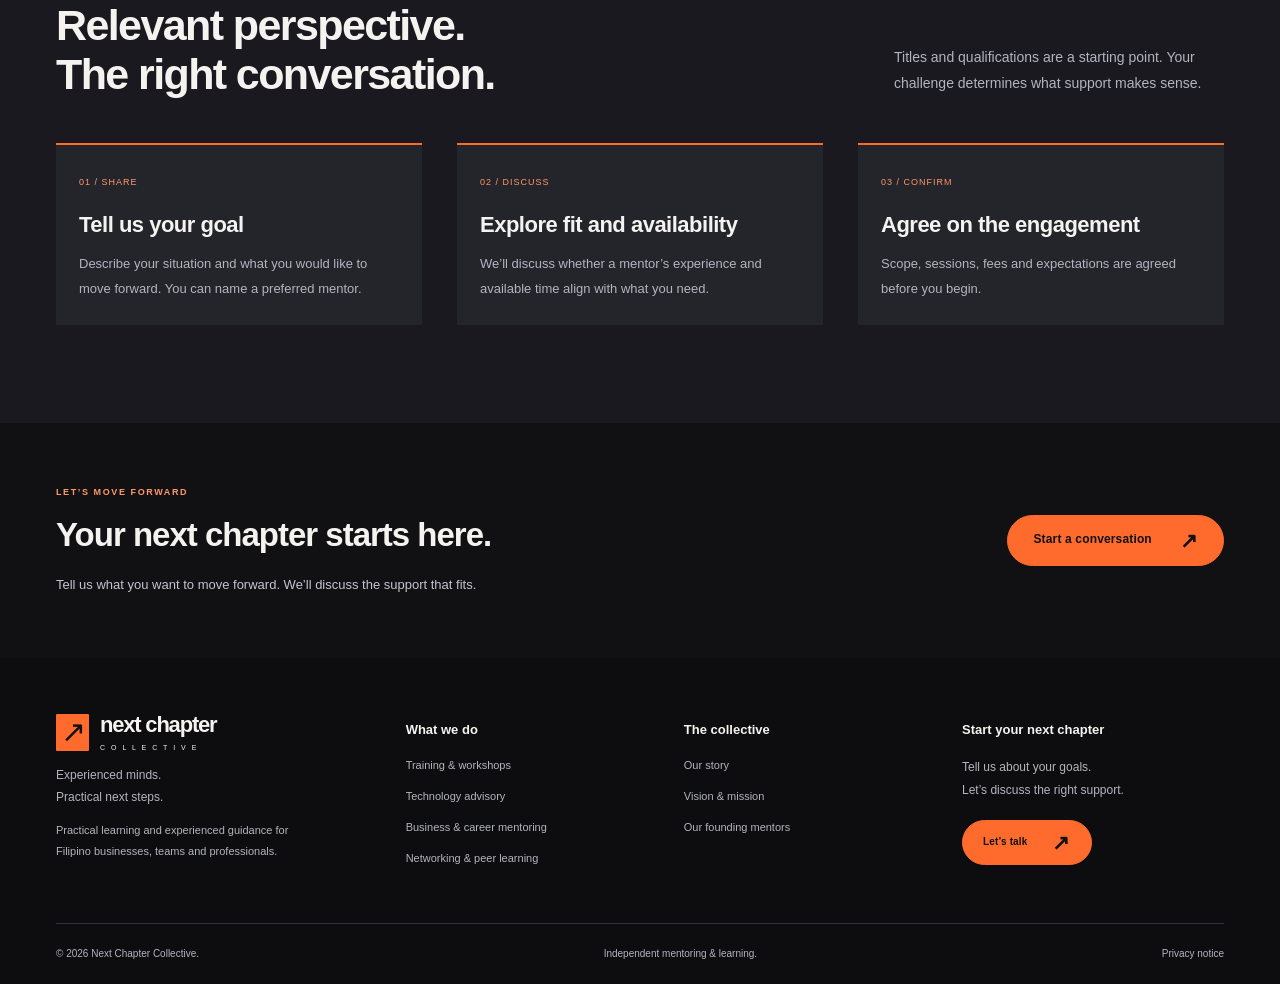
<file: mentors.html>
<!DOCTYPE html>

<html lang="en"><head><meta charset="utf-8"/><meta content="width=device-width, initial-scale=1" name="viewport"/><meta content="#111114" name="theme-color"/><title>Our Founding Mentors | Next Chapter Collective</title><meta content="Meet Abi, RJ, Lyka and Joma: the founding mentors of Next Chapter Collective." name="description"/><meta content="Our Founding Mentors | Next Chapter Collective" property="og:title"/><meta content="Meet Abi, RJ, Lyka and Joma: the founding mentors of Next Chapter Collective." property="og:description"/><meta content="website" property="og:type"/><link href="assets/favicon.svg" rel="icon" type="image/svg+xml"/><link href="assets/site.css" rel="stylesheet"/><script defer="" src="assets/app.js"></script></head><body><a class="skip-link" href="#main">Skip to content</a><div class="utility-bar"><div class="container utility-inner"><span>BUSINESS TRAINING · TECHNOLOGY GUIDANCE · CAREER MENTORING</span><a href="contact.html">Start a conversation <span aria-hidden="true">↗</span></a></div></div><header class="site-header"><div class="container header-inner"><a aria-label="Next Chapter Collective home" class="brand" href="index.html"><span aria-hidden="true" class="brand-icon">↗</span><span>next chapter<span class="brand-sub">C O L L E C T I V E</span></span></a><button aria-controls="navigation" aria-expanded="false" class="menu-toggle" type="button">Menu <span aria-hidden="true">＋</span></button><nav aria-label="Main navigation" id="navigation"><details class="nav-group"><summary>What we do <span aria-hidden="true">⌄</span></summary><div class="nav-panel"><a href="training.html"><strong>Training &amp; workshops</strong><span>Practical learning for people and teams</span></a><a href="technology-advisory.html"><strong>Business &amp; technology advisory</strong><span>Make informed decisions about your next step</span></a><a href="mentoring.html"><strong>Personal mentoring</strong><span>Support for business and career direction</span></a><a href="training.html#networking"><strong>Networking &amp; peer learning</strong><span>Register your interest in shared learning</span></a></div></details><a href="mentoring.html">Mentoring</a><details class="nav-group"><summary>About us <span aria-hidden="true">⌄</span></summary><div class="nav-panel nav-panel-small"><a href="about.html"><strong>Our story &amp; purpose</strong><span>Our vision and mission</span></a><a aria-current="page" href="mentors.html"><strong>Meet the collective</strong><span>Abi, RJ, Lyka and Joma</span></a></div></details><a aria-current="page" href="mentors.html">Our mentors</a><a class="button button-dark nav-cta" href="contact.html">Contact us <span aria-hidden="true">↗</span></a></nav></div></header><main id="main"><section class="page-banner"><img alt="Illustrative Filipino professional learning scene" fetchpriority="high" height="1024" src="assets/images/mentoring-session.webp" width="1536"/><div class="page-banner-scrim"></div><div class="container"><p class="breadcrumb"><a href="index.html">Home</a><span aria-hidden="true"> / </span>Our mentors</p><p class="eyebrow">MEET THE COLLECTIVE</p><h1>Four perspectives.<br/>One shared purpose.</h1><p>Meet the founding mentors bringing business, computer engineering, executive and technology perspectives into the conversation.</p></div></section><section class="section container" id="mentors">
<div class="section-heading"><div><p class="eyebrow">02 / MEET THE COLLECTIVE</p><h2>Four perspectives.<br/>A stronger conversation.</h2></div><p>Business education. Engineering depth.<br/>Executive and technology experience.<br class="desktop-break"/> Meet the people behind the guidance.</p></div>
<div class="mentor-grid">
<article class="mentor"><div aria-hidden="true" class="mentor-art mentor-a"><span>A</span><div class="mentor-pattern"></div><small>ENGINEERING / TECHNOLOGY</small></div><div class="mentor-heading"><h3>Abi</h3><span>01</span></div><p class="mentor-role">An engineering perspective.</p><p>Completed both Computer Engineering and a master’s degree in Computer Engineering at the University of the Philippines.</p><div class="mentor-tags"><span>Computer engineering</span><span>UP</span></div><a class="text-link mentor-enquiry" href="contact.html?mentor=Abi#connect">Enquire about mentoring <span aria-hidden="true">↗</span></a></article>
<article class="mentor"><div aria-hidden="true" class="mentor-art mentor-r"><span>R</span><div class="mentor-pattern"></div><small>BUSINESS / MANAGEMENT</small></div><div class="mentor-heading"><h3>RJ</h3><span>02</span></div><p class="mentor-role">A business perspective.</p><p>Holds a master’s degree from the University of Chicago Booth School of Business and also studied at the University of the Philippines.</p><div class="mentor-tags"><span>Chicago Booth</span><span>UP</span></div><a class="text-link mentor-enquiry" href="contact.html?mentor=RJ#connect">Enquire about mentoring <span aria-hidden="true">↗</span></a></article>
<article class="mentor"><div aria-hidden="true" class="mentor-art mentor-l"><span>L</span><div class="mentor-pattern"></div><small>TECHNOLOGY / LEADERSHIP</small></div><div class="mentor-heading"><h3>Lyka</h3><span>03</span></div><p class="mentor-role">An executive perspective.</p><p>An Information Technology graduate and Vice President, bringing technology education and executive experience to the collective.</p><div class="mentor-tags"><span>Vice President</span><span>Information technology</span></div><a class="text-link mentor-enquiry" href="contact.html?mentor=Lyka#connect">Enquire about mentoring <span aria-hidden="true">↗</span></a></article>
<article class="mentor"><div aria-hidden="true" class="mentor-art mentor-j"><span>J</span><div class="mentor-pattern"></div><small>TECHNOLOGY / CORPORATE LIFE</small></div><div class="mentor-heading"><h3>Joma</h3><span>04</span></div><p class="mentor-role">An industry perspective.</p><p>An Information Technology graduate working at Oracle, bringing a technology and corporate perspective to the collective.</p><div class="mentor-tags"><span>Oracle professional</span><span>Information technology</span></div><a class="text-link mentor-enquiry" href="contact.html?mentor=Joma#connect">Enquire about mentoring <span aria-hidden="true">↗</span></a></article>
</div><p class="affiliation-note">Education and employer references describe individual backgrounds. Next Chapter Collective is an independent initiative and is not endorsed by these institutions or employers.</p>
</section><section class="section why-section"><div class="container"><div class="section-heading"><div><p class="eyebrow">A THOUGHTFUL MATCH</p><h2>Relevant perspective.<br/>The right conversation.</h2></div><p>Titles and qualifications are a starting point. Your challenge determines what support makes sense.</p></div><div class="format-grid"><article><span>01 / SHARE</span><h3>Tell us your goal</h3><p>Describe your situation and what you would like to move forward. You can name a preferred mentor.</p></article><article><span>02 / DISCUSS</span><h3>Explore fit and availability</h3><p>We’ll discuss whether a mentor’s experience and available time align with what you need.</p></article><article><span>03 / CONFIRM</span><h3>Agree on the engagement</h3><p>Scope, sessions, fees and expectations are agreed before you begin.</p></article></div></div></section><section class="page-cta"><div class="container"><div><p class="eyebrow">LET’S MOVE FORWARD</p><h2>Your next chapter starts here.</h2><p>Tell us what you want to move forward. We’ll discuss the support that fits.</p></div><a class="button button-orange" href="contact.html">Start a conversation <span aria-hidden="true">↗</span></a></div></section></main><footer class="site-footer multipage-footer"><div class="container footer-columns"><div><a aria-label="Next Chapter Collective home" class="brand" href="index.html"><span aria-hidden="true" class="brand-icon">↗</span><span>next chapter<span class="brand-sub">C O L L E C T I V E</span></span></a><p>Experienced minds.<br/>Practical next steps.</p><p class="footer-description">Practical learning and experienced guidance for Filipino businesses, teams and professionals.</p></div><div><h2>What we do</h2><a href="training.html">Training &amp; workshops</a><a href="technology-advisory.html">Technology advisory</a><a href="mentoring.html">Business &amp; career mentoring</a><a href="training.html#networking">Networking &amp; peer learning</a></div><div><h2>The collective</h2><a href="about.html">Our story</a><a href="about.html#purpose">Vision &amp; mission</a><a href="mentors.html">Our founding mentors</a></div><div><h2>Start your next chapter</h2><p>Tell us about your goals.<br/>Let’s discuss the right support.</p><a class="button button-orange" href="contact.html">Let’s talk <span aria-hidden="true">↗</span></a></div></div><div class="container footer-bottom"><span>© <span id="year">2026</span> Next Chapter Collective.</span><span>Independent mentoring &amp; learning.</span><a href="privacy.html">Privacy notice</a></div></footer></body></html>
</file>
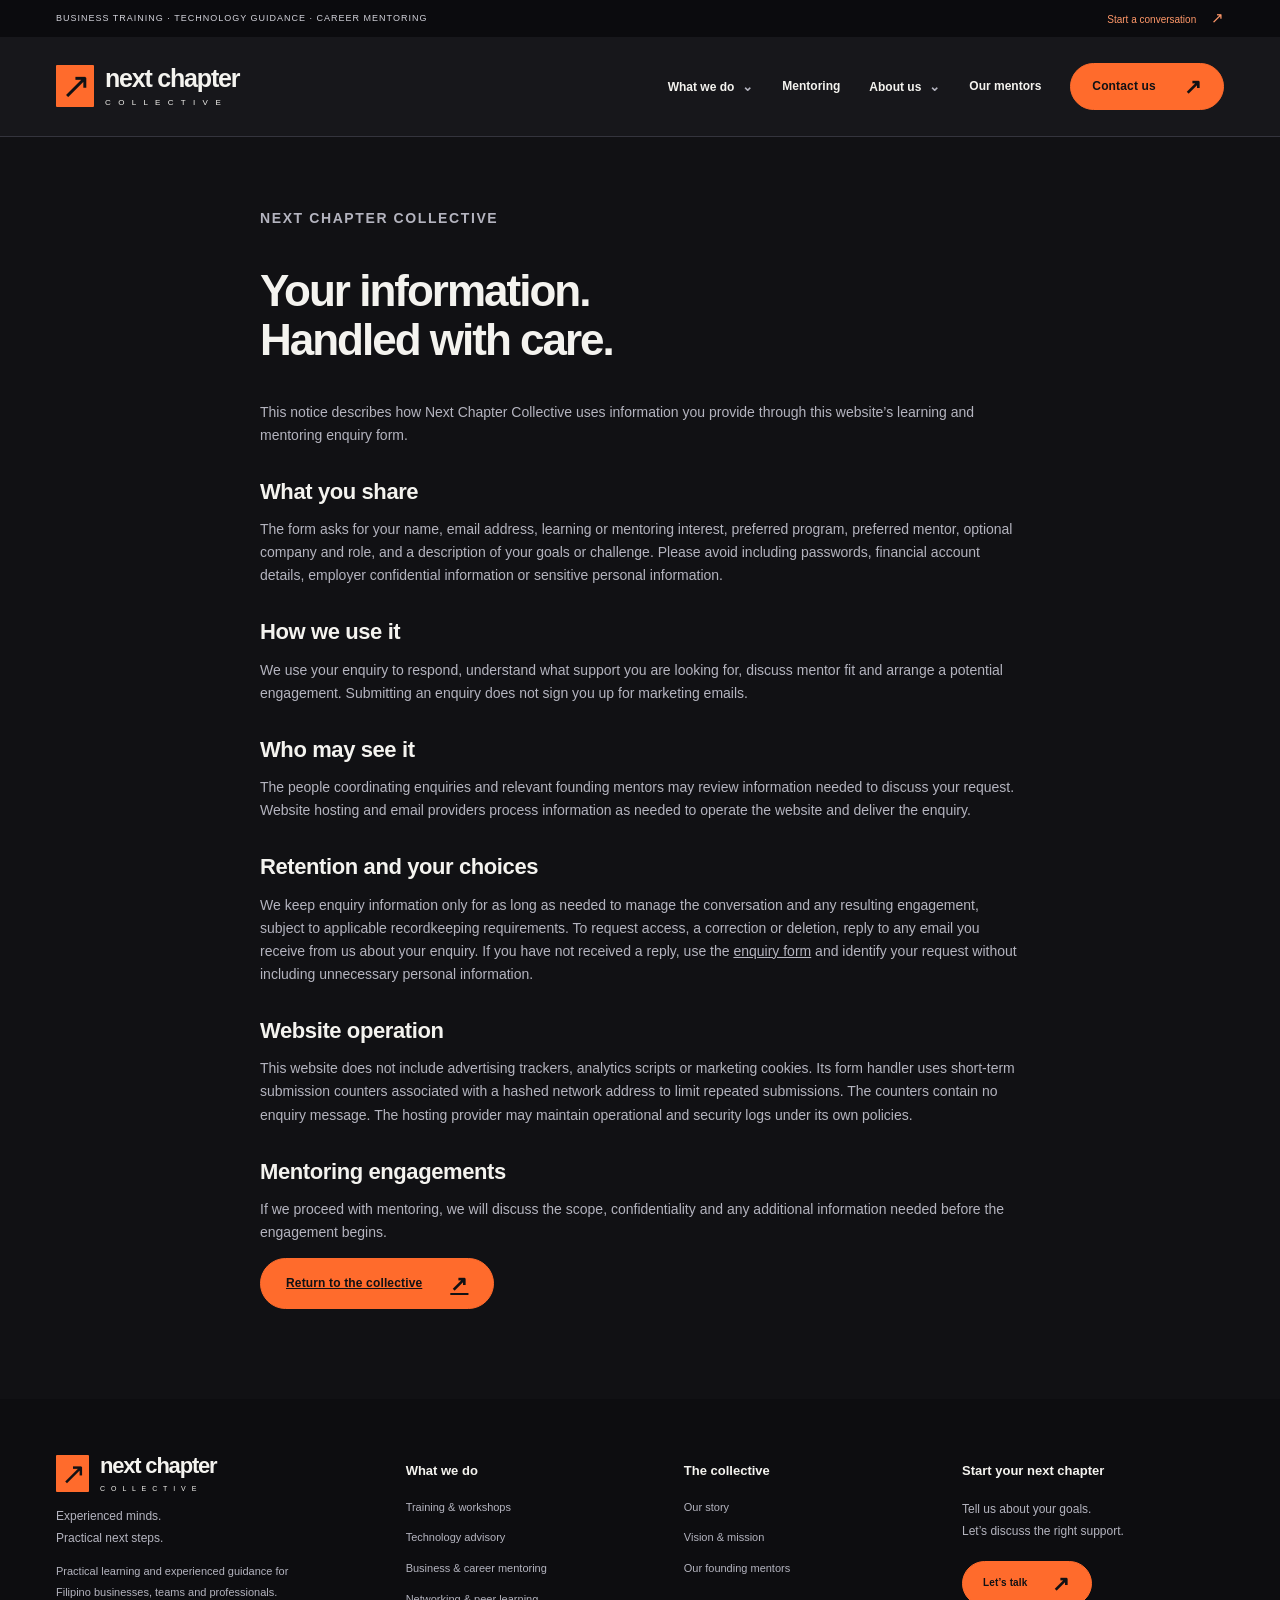
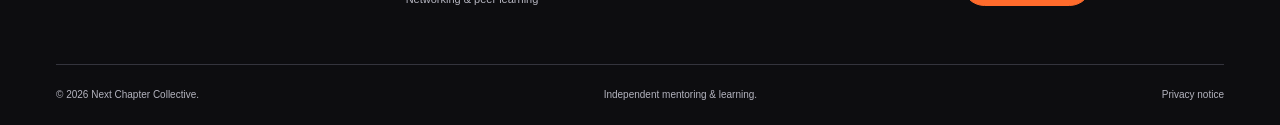
<file: privacy.html>
<!DOCTYPE html>

<html lang="en"><head><meta charset="utf-8"/><meta content="width=device-width, initial-scale=1" name="viewport"/><meta content="#111114" name="theme-color"/><title>Privacy Notice | Next Chapter Collective</title><meta content="How Next Chapter Collective uses the details you share through its enquiry form." name="description"/><meta content="Privacy Notice | Next Chapter Collective" property="og:title"/><meta content="How Next Chapter Collective uses the details you share through its enquiry form." property="og:description"/><meta content="website" property="og:type"/><link href="assets/favicon.svg" rel="icon" type="image/svg+xml"/><link href="assets/site.css" rel="stylesheet"/><script defer="" src="assets/app.js"></script></head><body><a class="skip-link" href="#main">Skip to content</a><div class="utility-bar"><div class="container utility-inner"><span>BUSINESS TRAINING · TECHNOLOGY GUIDANCE · CAREER MENTORING</span><a href="contact.html">Start a conversation <span aria-hidden="true">↗</span></a></div></div><header class="site-header"><div class="container header-inner"><a aria-label="Next Chapter Collective home" class="brand" href="index.html"><span aria-hidden="true" class="brand-icon">↗</span><span>next chapter<span class="brand-sub">C O L L E C T I V E</span></span></a><button aria-controls="navigation" aria-expanded="false" class="menu-toggle" type="button">Menu <span aria-hidden="true">＋</span></button><nav aria-label="Main navigation" id="navigation"><details class="nav-group"><summary>What we do <span aria-hidden="true">⌄</span></summary><div class="nav-panel"><a href="training.html"><strong>Training &amp; workshops</strong><span>Practical learning for people and teams</span></a><a href="technology-advisory.html"><strong>Business &amp; technology advisory</strong><span>Make informed decisions about your next step</span></a><a href="mentoring.html"><strong>Personal mentoring</strong><span>Support for business and career direction</span></a><a href="training.html#networking"><strong>Networking &amp; peer learning</strong><span>Register your interest in shared learning</span></a></div></details><a href="mentoring.html">Mentoring</a><details class="nav-group"><summary>About us <span aria-hidden="true">⌄</span></summary><div class="nav-panel nav-panel-small"><a href="about.html"><strong>Our story &amp; purpose</strong><span>Our vision and mission</span></a><a href="mentors.html"><strong>Meet the collective</strong><span>Abi, RJ, Lyka and Joma</span></a></div></details><a href="mentors.html">Our mentors</a><a class="button button-dark nav-cta" href="contact.html">Contact us <span aria-hidden="true">↗</span></a></nav></div></header><main id="main"><section class="container privacy-main" id="privacy-notice"><p class="eyebrow">NEXT CHAPTER COLLECTIVE</p><h1>Your information.<br/>Handled with care.</h1><p>This notice describes how Next Chapter Collective uses information you provide through this website’s learning and mentoring enquiry form.</p><h2>What you share</h2><p>The form asks for your name, email address, learning or mentoring interest, preferred program, preferred mentor, optional company and role, and a description of your goals or challenge. Please avoid including passwords, financial account details, employer confidential information or sensitive personal information.</p><h2>How we use it</h2><p>We use your enquiry to respond, understand what support you are looking for, discuss mentor fit and arrange a potential engagement. Submitting an enquiry does not sign you up for marketing emails.</p><h2>Who may see it</h2><p>The people coordinating enquiries and relevant founding mentors may review information needed to discuss your request. Website hosting and email providers process information as needed to operate the website and deliver the enquiry.</p><h2>Retention and your choices</h2><p>We keep enquiry information only for as long as needed to manage the conversation and any resulting engagement, subject to applicable recordkeeping requirements. To request access, a correction or deletion, reply to any email you receive from us about your enquiry. If you have not received a reply, use the <a href="contact.html#connect">enquiry form</a> and identify your request without including unnecessary personal information.</p><h2>Website operation</h2><p>This website does not include advertising trackers, analytics scripts or marketing cookies. Its form handler uses short-term submission counters associated with a hashed network address to limit repeated submissions. The counters contain no enquiry message. The hosting provider may maintain operational and security logs under its own policies.</p><h2>Mentoring engagements</h2><p>If we proceed with mentoring, we will discuss the scope, confidentiality and any additional information needed before the engagement begins.</p><a class="button button-dark" href="index.html">Return to the collective <span aria-hidden="true">↗</span></a></section></main><footer class="site-footer multipage-footer"><div class="container footer-columns"><div><a aria-label="Next Chapter Collective home" class="brand" href="index.html"><span aria-hidden="true" class="brand-icon">↗</span><span>next chapter<span class="brand-sub">C O L L E C T I V E</span></span></a><p>Experienced minds.<br/>Practical next steps.</p><p class="footer-description">Practical learning and experienced guidance for Filipino businesses, teams and professionals.</p></div><div><h2>What we do</h2><a href="training.html">Training &amp; workshops</a><a href="technology-advisory.html">Technology advisory</a><a href="mentoring.html">Business &amp; career mentoring</a><a href="training.html#networking">Networking &amp; peer learning</a></div><div><h2>The collective</h2><a href="about.html">Our story</a><a href="about.html#purpose">Vision &amp; mission</a><a href="mentors.html">Our founding mentors</a></div><div><h2>Start your next chapter</h2><p>Tell us about your goals.<br/>Let’s discuss the right support.</p><a class="button button-orange" href="contact.html">Let’s talk <span aria-hidden="true">↗</span></a></div></div><div class="container footer-bottom"><span>© <span id="year">2026</span> Next Chapter Collective.</span><span>Independent mentoring &amp; learning.</span><a href="privacy.html">Privacy notice</a></div></footer></body></html>
</file>
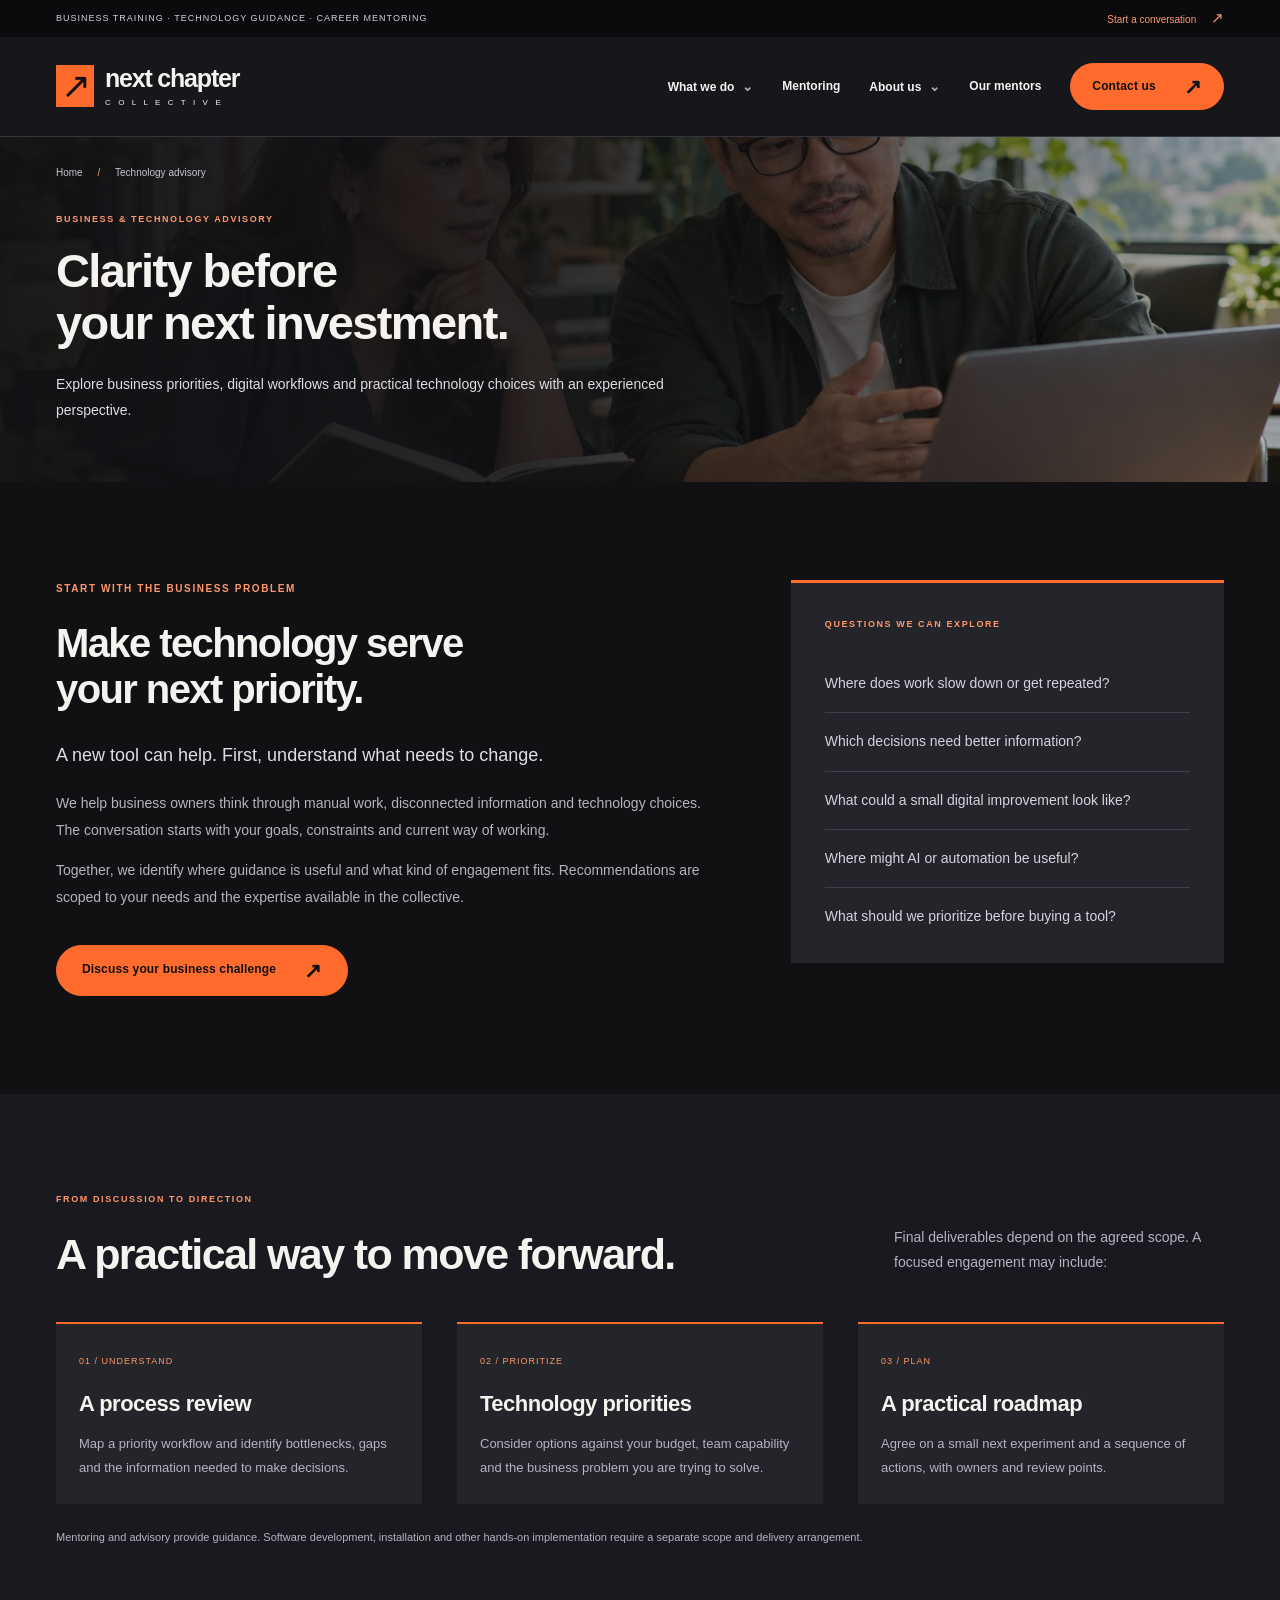
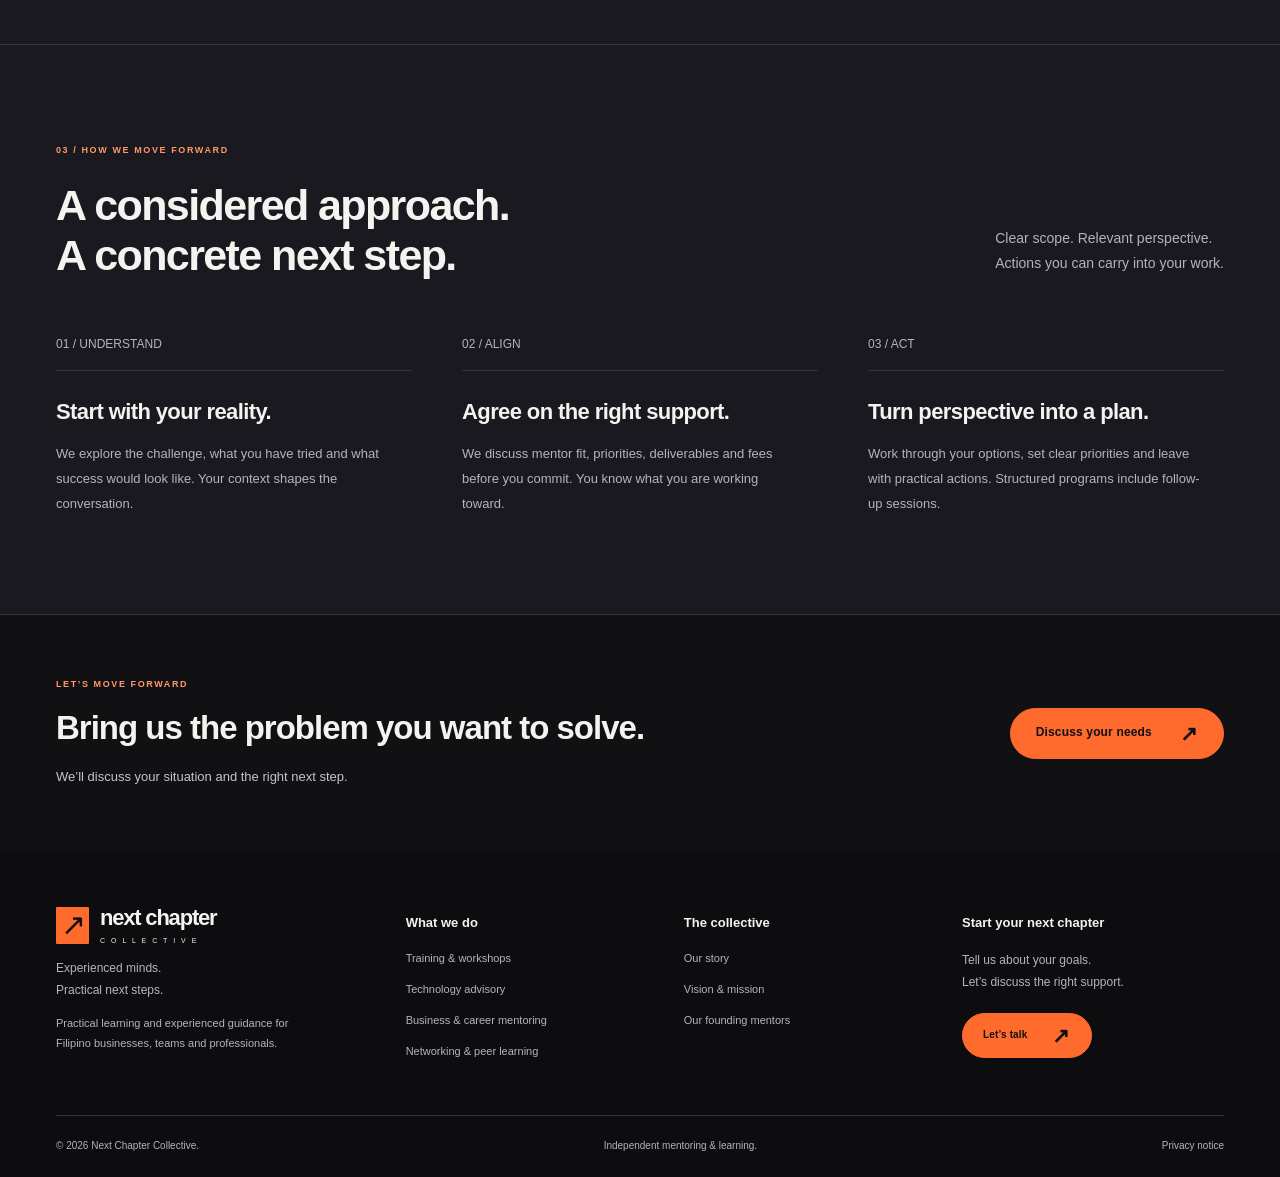
<file: technology-advisory.html>
<!DOCTYPE html>

<html lang="en"><head><meta charset="utf-8"/><meta content="width=device-width, initial-scale=1" name="viewport"/><meta content="#111114" name="theme-color"/><title>Business &amp; Technology Advisory | Next Chapter Collective</title><meta content="Practical guidance on business workflows, digital tools, technology priorities and small improvements for growing businesses." name="description"/><meta content="Business &amp; Technology Advisory | Next Chapter Collective" property="og:title"/><meta content="Practical guidance on business workflows, digital tools, technology priorities and small improvements for growing businesses." property="og:description"/><meta content="website" property="og:type"/><link href="assets/favicon.svg" rel="icon" type="image/svg+xml"/><link href="assets/site.css" rel="stylesheet"/><script defer="" src="assets/app.js"></script></head><body><a class="skip-link" href="#main">Skip to content</a><div class="utility-bar"><div class="container utility-inner"><span>BUSINESS TRAINING · TECHNOLOGY GUIDANCE · CAREER MENTORING</span><a href="contact.html">Start a conversation <span aria-hidden="true">↗</span></a></div></div><header class="site-header"><div class="container header-inner"><a aria-label="Next Chapter Collective home" class="brand" href="index.html"><span aria-hidden="true" class="brand-icon">↗</span><span>next chapter<span class="brand-sub">C O L L E C T I V E</span></span></a><button aria-controls="navigation" aria-expanded="false" class="menu-toggle" type="button">Menu <span aria-hidden="true">＋</span></button><nav aria-label="Main navigation" id="navigation"><details class="nav-group"><summary>What we do <span aria-hidden="true">⌄</span></summary><div class="nav-panel"><a href="training.html"><strong>Training &amp; workshops</strong><span>Practical learning for people and teams</span></a><a aria-current="page" href="technology-advisory.html"><strong>Business &amp; technology advisory</strong><span>Make informed decisions about your next step</span></a><a href="mentoring.html"><strong>Personal mentoring</strong><span>Support for business and career direction</span></a><a href="training.html#networking"><strong>Networking &amp; peer learning</strong><span>Register your interest in shared learning</span></a></div></details><a href="mentoring.html">Mentoring</a><details class="nav-group"><summary>About us <span aria-hidden="true">⌄</span></summary><div class="nav-panel nav-panel-small"><a href="about.html"><strong>Our story &amp; purpose</strong><span>Our vision and mission</span></a><a href="mentors.html"><strong>Meet the collective</strong><span>Abi, RJ, Lyka and Joma</span></a></div></details><a href="mentors.html">Our mentors</a><a class="button button-dark nav-cta" href="contact.html">Contact us <span aria-hidden="true">↗</span></a></nav></div></header><main id="main"><section class="page-banner"><img alt="Illustrative Filipino professional learning scene" fetchpriority="high" height="1024" src="assets/images/technology-guidance.webp" width="1536"/><div class="page-banner-scrim"></div><div class="container"><p class="breadcrumb"><a href="index.html">Home</a><span aria-hidden="true"> / </span>Technology advisory</p><p class="eyebrow">BUSINESS &amp; TECHNOLOGY ADVISORY</p><h1>Clarity before<br/>your next investment.</h1><p>Explore business priorities, digital workflows and practical technology choices with an experienced perspective.</p></div></section><section class="section container advisory-layout"><div><p class="eyebrow">START WITH THE BUSINESS PROBLEM</p><h2>Make technology serve<br/>your next priority.</h2><p class="body-lead">A new tool can help. First, understand what needs to change.</p><p>We help business owners think through manual work, disconnected information and technology choices. The conversation starts with your goals, constraints and current way of working.</p><p>Together, we identify where guidance is useful and what kind of engagement fits. Recommendations are scoped to your needs and the expertise available in the collective.</p><a class="button button-orange" href="contact.html?interest=business&amp;program=Business+Growth+Sprint#connect">Discuss your business challenge <span aria-hidden="true">↗</span></a></div><aside class="advisory-aside"><p class="eyebrow">QUESTIONS WE CAN EXPLORE</p><ul><li>Where does work slow down or get repeated?</li><li>Which decisions need better information?</li><li>What could a small digital improvement look like?</li><li>Where might AI or automation be useful?</li><li>What should we prioritize before buying a tool?</li></ul></aside></section><section class="section deliverables-section"><div class="container"><div class="section-heading"><div><p class="eyebrow">FROM DISCUSSION TO DIRECTION</p><h2>A practical way to move forward.</h2></div><p>Final deliverables depend on the agreed scope. A focused engagement may include:</p></div><div class="format-grid"><article><span>01 / UNDERSTAND</span><h3>A process review</h3><p>Map a priority workflow and identify bottlenecks, gaps and the information needed to make decisions.</p></article><article><span>02 / PRIORITIZE</span><h3>Technology priorities</h3><p>Consider options against your budget, team capability and the business problem you are trying to solve.</p></article><article><span>03 / PLAN</span><h3>A practical roadmap</h3><p>Agree on a small next experiment and a sequence of actions, with owners and review points.</p></article></div><p class="section-note">Mentoring and advisory provide guidance. Software development, installation and other hands-on implementation require a separate scope and delivery arrangement.</p></div></section><section class="approach section" id="approach"><div class="container"><div class="section-heading"><div><p class="eyebrow">03 / HOW WE MOVE FORWARD</p><h2>A considered approach.<br/>A concrete next step.</h2></div><p>Clear scope. Relevant perspective.<br/>Actions you can carry into your work.</p></div><div class="steps"><article><span class="step-number">01 / UNDERSTAND</span><h3>Start with your reality.</h3><p>We explore the challenge, what you have tried and what success would look like. Your context shapes the conversation.</p></article><article><span class="step-number">02 / ALIGN</span><h3>Agree on the right support.</h3><p>We discuss mentor fit, priorities, deliverables and fees before you commit. You know what you are working toward.</p></article><article><span class="step-number">03 / ACT</span><h3>Turn perspective into a plan.</h3><p>Work through your options, set clear priorities and leave with practical actions. Structured programs include follow-up sessions.</p></article></div></div></section><section class="page-cta"><div class="container"><div><p class="eyebrow">LET’S MOVE FORWARD</p><h2>Bring us the problem you want to solve.</h2><p>We’ll discuss your situation and the right next step.</p></div><a class="button button-orange" href="contact.html?interest=business#connect">Discuss your needs <span aria-hidden="true">↗</span></a></div></section></main><footer class="site-footer multipage-footer"><div class="container footer-columns"><div><a aria-label="Next Chapter Collective home" class="brand" href="index.html"><span aria-hidden="true" class="brand-icon">↗</span><span>next chapter<span class="brand-sub">C O L L E C T I V E</span></span></a><p>Experienced minds.<br/>Practical next steps.</p><p class="footer-description">Practical learning and experienced guidance for Filipino businesses, teams and professionals.</p></div><div><h2>What we do</h2><a href="training.html">Training &amp; workshops</a><a href="technology-advisory.html">Technology advisory</a><a href="mentoring.html">Business &amp; career mentoring</a><a href="training.html#networking">Networking &amp; peer learning</a></div><div><h2>The collective</h2><a href="about.html">Our story</a><a href="about.html#purpose">Vision &amp; mission</a><a href="mentors.html">Our founding mentors</a></div><div><h2>Start your next chapter</h2><p>Tell us about your goals.<br/>Let’s discuss the right support.</p><a class="button button-orange" href="contact.html">Let’s talk <span aria-hidden="true">↗</span></a></div></div><div class="container footer-bottom"><span>© <span id="year">2026</span> Next Chapter Collective.</span><span>Independent mentoring &amp; learning.</span><a href="privacy.html">Privacy notice</a></div></footer></body></html>
</file>
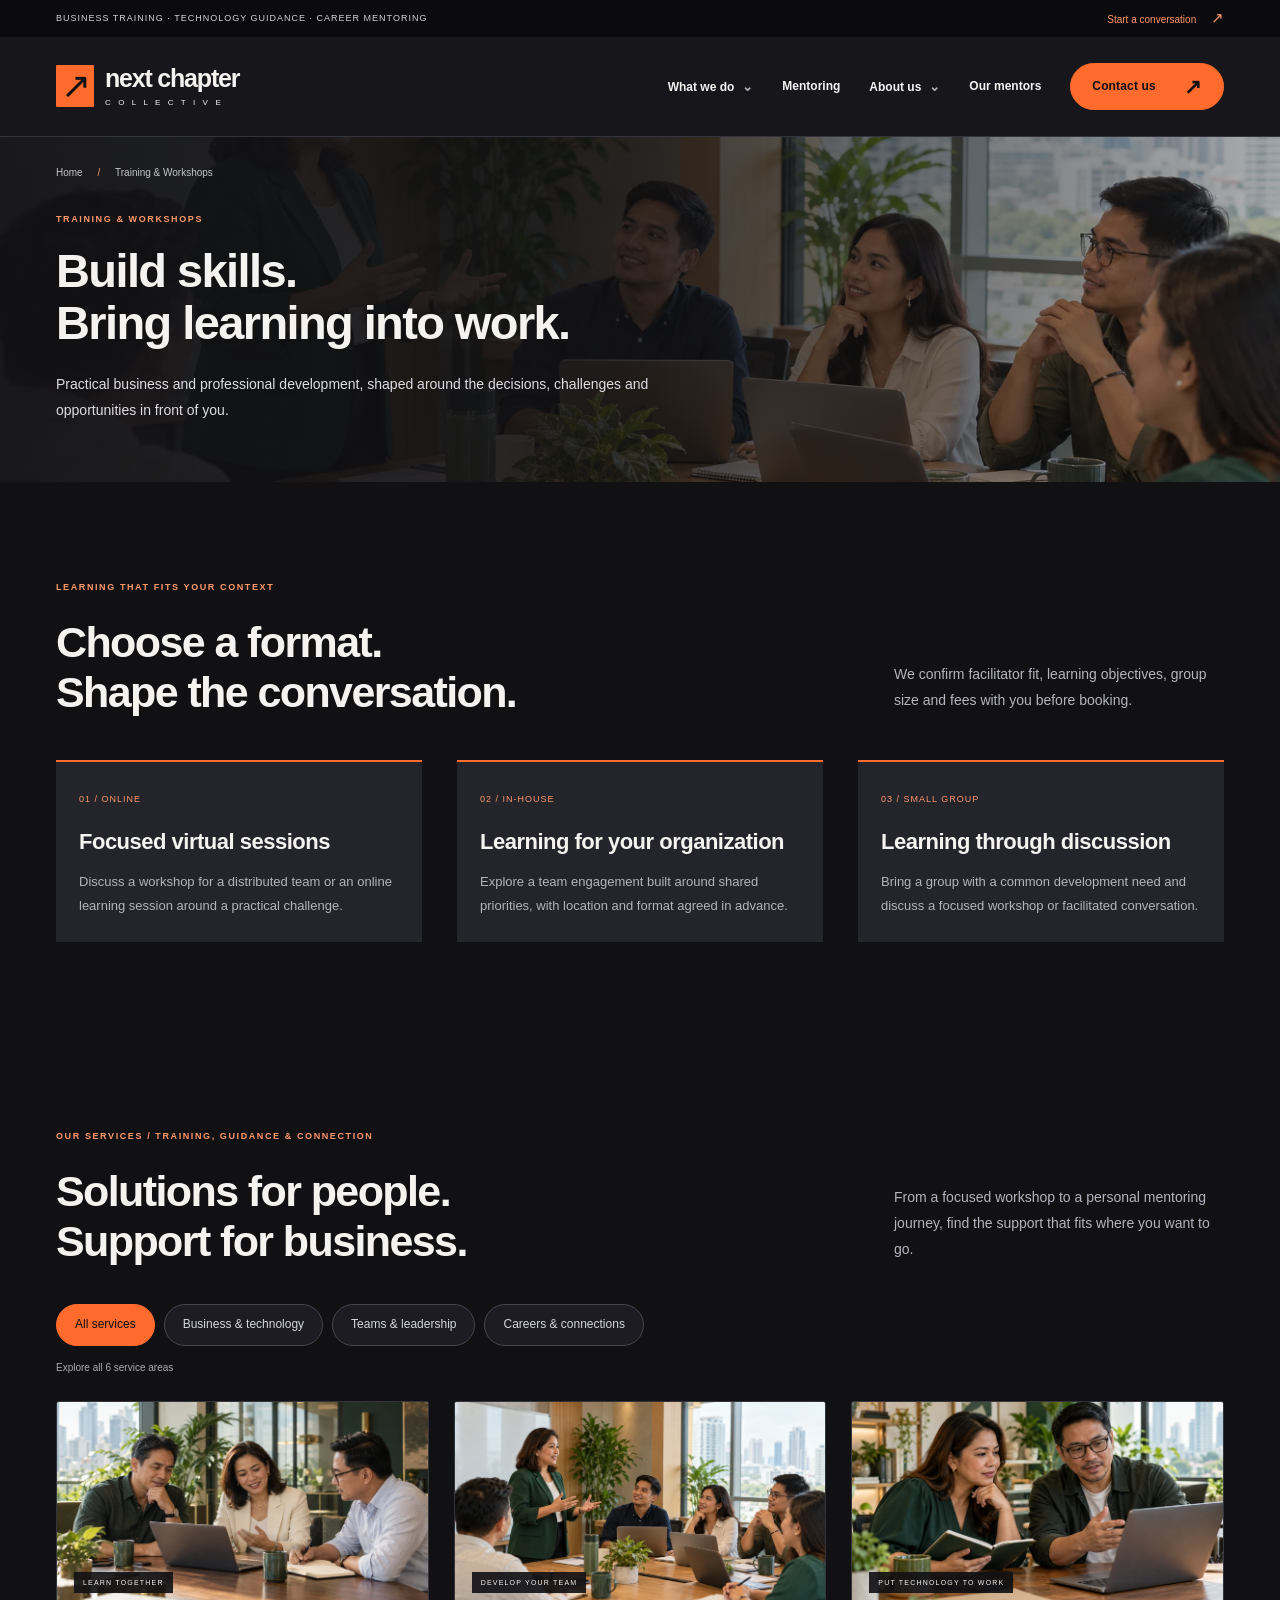
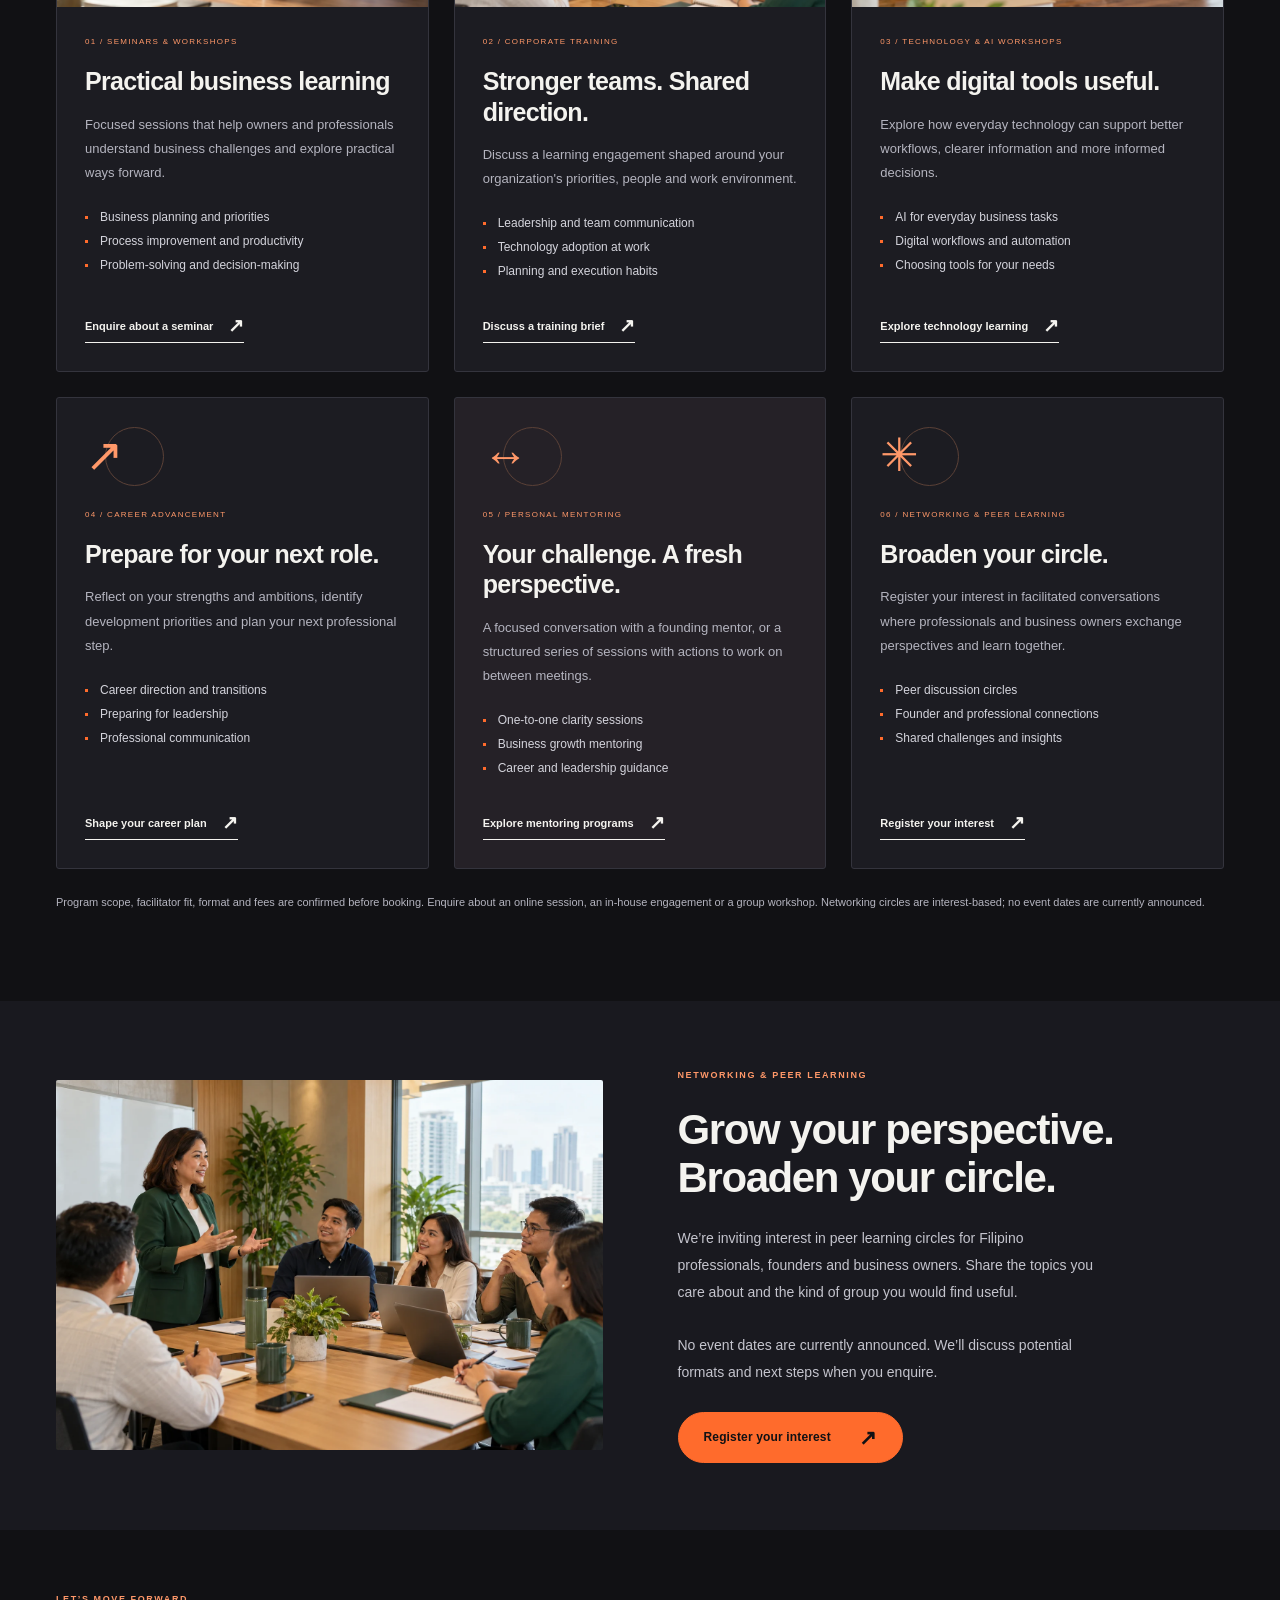
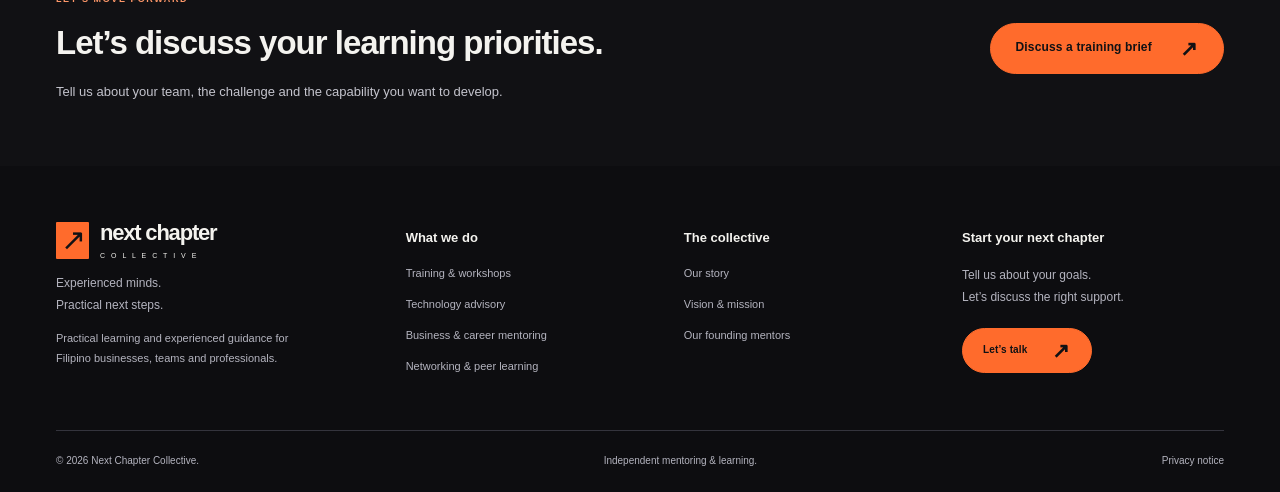
<file: training.html>
<!DOCTYPE html>

<html lang="en"><head><meta charset="utf-8"/><meta content="width=device-width, initial-scale=1" name="viewport"/><meta content="#111114" name="theme-color"/><title>Training &amp; Workshops | Next Chapter Collective</title><meta content="Explore business seminars, corporate learning, technology workshops and peer learning formats for Filipino professionals and teams." name="description"/><meta content="Training &amp; Workshops | Next Chapter Collective" property="og:title"/><meta content="Explore business seminars, corporate learning, technology workshops and peer learning formats for Filipino professionals and teams." property="og:description"/><meta content="website" property="og:type"/><link href="assets/favicon.svg" rel="icon" type="image/svg+xml"/><link href="assets/site.css" rel="stylesheet"/><script defer="" src="assets/app.js"></script></head><body><a class="skip-link" href="#main">Skip to content</a><div class="utility-bar"><div class="container utility-inner"><span>BUSINESS TRAINING · TECHNOLOGY GUIDANCE · CAREER MENTORING</span><a href="contact.html">Start a conversation <span aria-hidden="true">↗</span></a></div></div><header class="site-header"><div class="container header-inner"><a aria-label="Next Chapter Collective home" class="brand" href="index.html"><span aria-hidden="true" class="brand-icon">↗</span><span>next chapter<span class="brand-sub">C O L L E C T I V E</span></span></a><button aria-controls="navigation" aria-expanded="false" class="menu-toggle" type="button">Menu <span aria-hidden="true">＋</span></button><nav aria-label="Main navigation" id="navigation"><details class="nav-group"><summary>What we do <span aria-hidden="true">⌄</span></summary><div class="nav-panel"><a aria-current="page" href="training.html"><strong>Training &amp; workshops</strong><span>Practical learning for people and teams</span></a><a href="technology-advisory.html"><strong>Business &amp; technology advisory</strong><span>Make informed decisions about your next step</span></a><a href="mentoring.html"><strong>Personal mentoring</strong><span>Support for business and career direction</span></a><a href="training.html#networking"><strong>Networking &amp; peer learning</strong><span>Register your interest in shared learning</span></a></div></details><a href="mentoring.html">Mentoring</a><details class="nav-group"><summary>About us <span aria-hidden="true">⌄</span></summary><div class="nav-panel nav-panel-small"><a href="about.html"><strong>Our story &amp; purpose</strong><span>Our vision and mission</span></a><a href="mentors.html"><strong>Meet the collective</strong><span>Abi, RJ, Lyka and Joma</span></a></div></details><a href="mentors.html">Our mentors</a><a class="button button-dark nav-cta" href="contact.html">Contact us <span aria-hidden="true">↗</span></a></nav></div></header><main id="main"><section class="page-banner"><img alt="Illustrative Filipino professional learning scene" fetchpriority="high" height="1024" src="assets/images/corporate-workshop.webp" width="1536"/><div class="page-banner-scrim"></div><div class="container"><p class="breadcrumb"><a href="index.html">Home</a><span aria-hidden="true"> / </span>Training &amp; Workshops</p><p class="eyebrow">TRAINING &amp; WORKSHOPS</p><h1>Build skills.<br/>Bring learning into work.</h1><p>Practical business and professional development, shaped around the decisions, challenges and opportunities in front of you.</p></div></section><section class="section container"><div class="section-heading"><div><p class="eyebrow">LEARNING THAT FITS YOUR CONTEXT</p><h2>Choose a format.<br/>Shape the conversation.</h2></div><p>We confirm facilitator fit, learning objectives, group size and fees with you before booking.</p></div><div class="format-grid"><article><span>01 / ONLINE</span><h3>Focused virtual sessions</h3><p>Discuss a workshop for a distributed team or an online learning session around a practical challenge.</p></article><article><span>02 / IN-HOUSE</span><h3>Learning for your organization</h3><p>Explore a team engagement built around shared priorities, with location and format agreed in advance.</p></article><article><span>03 / SMALL GROUP</span><h3>Learning through discussion</h3><p>Bring a group with a common development need and discuss a focused workshop or facilitated conversation.</p></article></div></section><section class="section container services-section" id="services">
<div class="section-heading"><div><p class="eyebrow">OUR SERVICES / TRAINING, GUIDANCE &amp; CONNECTION</p><h2>Solutions for people.<br/>Support for business.</h2></div><p>From a focused workshop to a personal mentoring journey, find the support that fits where you want to go.</p></div>
<div aria-label="Filter services" class="service-filters" role="group"><button aria-pressed="true" class="service-filter active" data-filter="all" type="button">All services</button><button aria-pressed="false" class="service-filter" data-filter="business" type="button">Business &amp; technology</button><button aria-pressed="false" class="service-filter" data-filter="teams" type="button">Teams &amp; leadership</button><button aria-pressed="false" class="service-filter" data-filter="career" type="button">Careers &amp; connections</button></div>
<p aria-live="polite" class="service-count" id="service-count" role="status">Explore all 6 service areas</p>
<div class="service-grid">
<article class="service-card" data-categories="business"><div class="service-photo"><img alt="Illustrative small-group discussion about business decisions" height="1024" loading="lazy" src="assets/images/mentoring-session.webp" width="1536"/><span>LEARN TOGETHER</span></div><div class="service-body"><span class="service-number">01 / SEMINARS &amp; WORKSHOPS</span><h3>Practical business learning</h3><p>Focused sessions that help owners and professionals understand business challenges and explore practical ways forward.</p><ul><li>Business planning and priorities</li><li>Process improvement and productivity</li><li>Problem-solving and decision-making</li></ul><a class="text-link" data-interest="seminars" data-program="Business Seminar / Workshop" href="contact.html?interest=seminars&amp;program=Business+Seminar+%2F+Workshop#connect">Enquire about a seminar <span aria-hidden="true">↗</span></a></div></article>
<article class="service-card" data-categories="teams"><div class="service-photo workshop-crop"><img alt="Illustrative Filipino professionals participating in a team workshop" height="1024" loading="lazy" src="assets/images/corporate-workshop.webp" width="1536"/><span>DEVELOP YOUR TEAM</span></div><div class="service-body"><span class="service-number">02 / CORPORATE TRAINING</span><h3>Stronger teams. Shared direction.</h3><p>Discuss a learning engagement shaped around your organization's priorities, people and work environment.</p><ul><li>Leadership and team communication</li><li>Technology adoption at work</li><li>Planning and execution habits</li></ul><a class="text-link" data-interest="training" data-program="Corporate Training" href="contact.html?interest=training&amp;program=Corporate+Training#connect">Discuss a training brief <span aria-hidden="true">↗</span></a></div></article>
<article class="service-card" data-categories="business teams"><div class="service-photo"><img alt="Illustrative business owner and technology professional reviewing a laptop together" height="1024" loading="lazy" src="assets/images/technology-guidance.webp" width="1536"/><span>PUT TECHNOLOGY TO WORK</span></div><div class="service-body"><span class="service-number">03 / TECHNOLOGY &amp; AI WORKSHOPS</span><h3>Make digital tools useful.</h3><p>Explore how everyday technology can support better workflows, clearer information and more informed decisions.</p><ul><li>AI for everyday business tasks</li><li>Digital workflows and automation</li><li>Choosing tools for your needs</li></ul><a class="text-link" data-interest="business" data-program="Technology &amp; AI Workshop" href="contact.html?interest=business&amp;program=Technology+%26+AI+Workshop#connect">Explore technology learning <span aria-hidden="true">↗</span></a></div></article>
<article class="service-card service-text-card" data-categories="career"><div class="service-body"><div aria-hidden="true" class="service-graphic"><span>↗</span><i></i></div><span class="service-number">04 / CAREER ADVANCEMENT</span><h3>Prepare for your next role.</h3><p>Reflect on your strengths and ambitions, identify development priorities and plan your next professional step.</p><ul><li>Career direction and transitions</li><li>Preparing for leadership</li><li>Professional communication</li></ul><a class="text-link" data-interest="career" data-program="Career Next Step" href="contact.html?interest=career&amp;program=Career+Next+Step#connect">Shape your career plan <span aria-hidden="true">↗</span></a></div></article>
<article class="service-card service-text-card service-mentoring" data-categories="business career"><div class="service-body"><div aria-hidden="true" class="service-graphic"><span>↔</span><i></i></div><span class="service-number">05 / PERSONAL MENTORING</span><h3>Your challenge. A fresh perspective.</h3><p>A focused conversation with a founding mentor, or a structured series of sessions with actions to work on between meetings.</p><ul><li>One-to-one clarity sessions</li><li>Business growth mentoring</li><li>Career and leadership guidance</li></ul><a class="text-link" href="mentoring.html#programs">Explore mentoring programs <span aria-hidden="true">↗</span></a></div></article>
<article class="service-card service-text-card" data-categories="career teams"><div class="service-body"><div aria-hidden="true" class="service-graphic"><span>✳</span><i></i></div><span class="service-number">06 / NETWORKING &amp; PEER LEARNING</span><h3>Broaden your circle.</h3><p>Register your interest in facilitated conversations where professionals and business owners exchange perspectives and learn together.</p><ul><li>Peer discussion circles</li><li>Founder and professional connections</li><li>Shared challenges and insights</li></ul><a class="text-link" data-interest="networking" data-program="Networking &amp; Peer Circle" href="contact.html?interest=networking&amp;program=Networking+%26+Peer+Circle#connect">Register your interest <span aria-hidden="true">↗</span></a></div></article>
</div><p class="section-note">Program scope, facilitator fit, format and fees are confirmed before booking. Enquire about an online session, an in-house engagement or a group workshop. Networking circles are interest-based; no event dates are currently announced.</p>
</section><section class="learning-banner" id="networking"><div class="container learning-banner-grid"><div class="learning-banner-photo"><img alt="Illustrative peer learning discussion" height="1024" loading="lazy" src="assets/images/corporate-workshop.webp" width="1536"/></div><div class="learning-banner-copy"><p class="eyebrow">NETWORKING &amp; PEER LEARNING</p><h2>Grow your perspective.<br/>Broaden your circle.</h2><p>We’re inviting interest in peer learning circles for Filipino professionals, founders and business owners. Share the topics you care about and the kind of group you would find useful.</p><p>No event dates are currently announced. We’ll discuss potential formats and next steps when you enquire.</p><a class="button button-orange" href="contact.html?interest=networking&amp;program=Networking+%26+Peer+Circle#connect">Register your interest <span aria-hidden="true">↗</span></a></div></div></section><section class="page-cta"><div class="container"><div><p class="eyebrow">LET’S MOVE FORWARD</p><h2>Let’s discuss your learning priorities.</h2><p>Tell us about your team, the challenge and the capability you want to develop.</p></div><a class="button button-orange" href="contact.html?interest=training&amp;program=Corporate+Training#connect">Discuss a training brief <span aria-hidden="true">↗</span></a></div></section></main><footer class="site-footer multipage-footer"><div class="container footer-columns"><div><a aria-label="Next Chapter Collective home" class="brand" href="index.html"><span aria-hidden="true" class="brand-icon">↗</span><span>next chapter<span class="brand-sub">C O L L E C T I V E</span></span></a><p>Experienced minds.<br/>Practical next steps.</p><p class="footer-description">Practical learning and experienced guidance for Filipino businesses, teams and professionals.</p></div><div><h2>What we do</h2><a href="training.html">Training &amp; workshops</a><a href="technology-advisory.html">Technology advisory</a><a href="mentoring.html">Business &amp; career mentoring</a><a href="training.html#networking">Networking &amp; peer learning</a></div><div><h2>The collective</h2><a href="about.html">Our story</a><a href="about.html#purpose">Vision &amp; mission</a><a href="mentors.html">Our founding mentors</a></div><div><h2>Start your next chapter</h2><p>Tell us about your goals.<br/>Let’s discuss the right support.</p><a class="button button-orange" href="contact.html">Let’s talk <span aria-hidden="true">↗</span></a></div></div><div class="container footer-bottom"><span>© <span id="year">2026</span> Next Chapter Collective.</span><span>Independent mentoring &amp; learning.</span><a href="privacy.html">Privacy notice</a></div></footer></body></html>
</file>
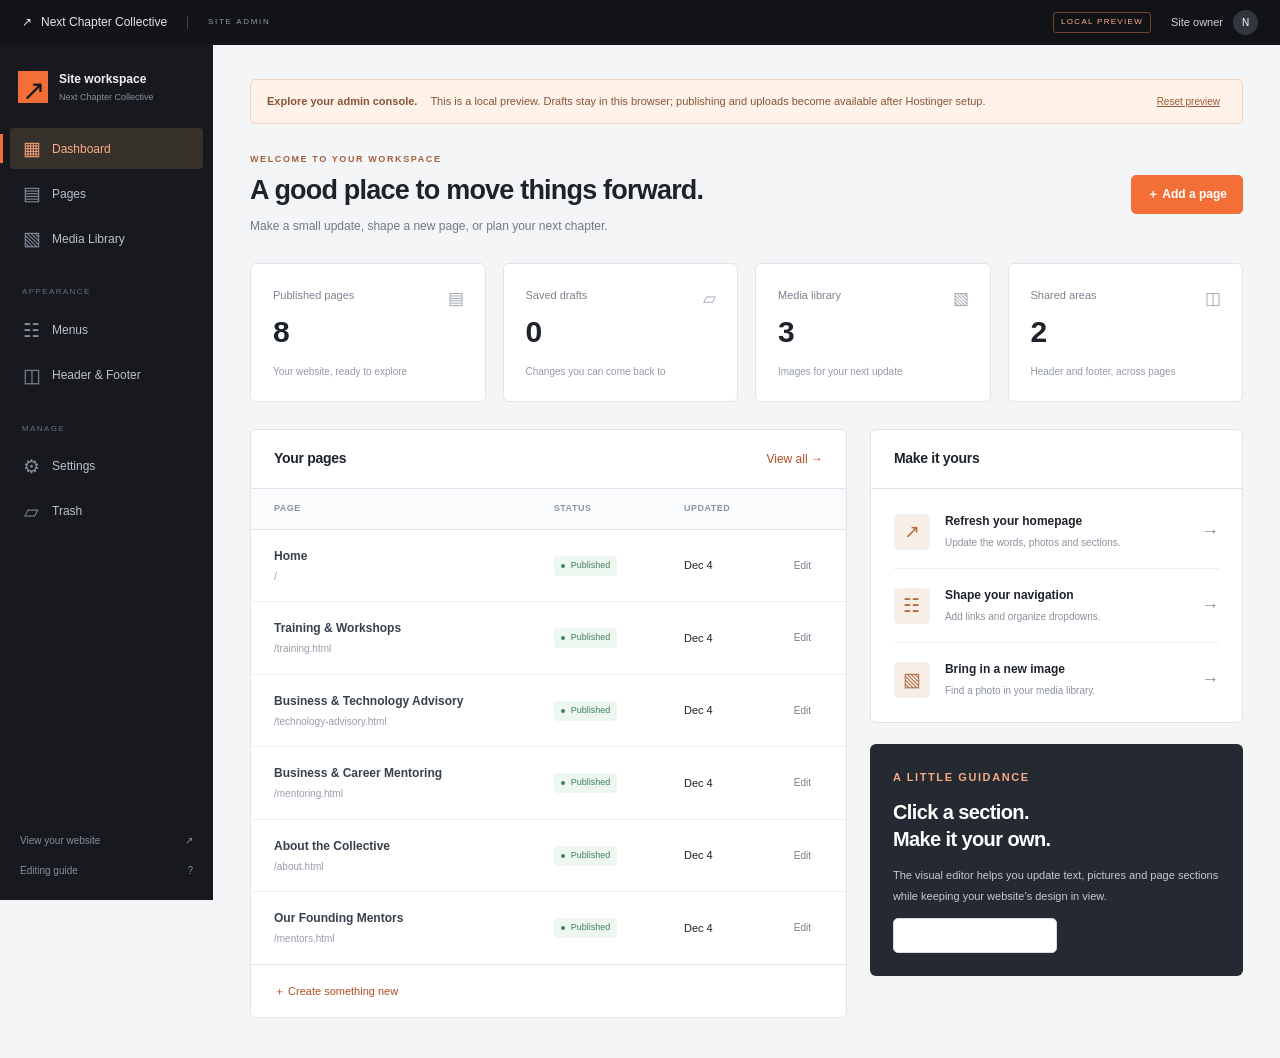
<file: admin/demo.html>
<!doctype html>
<html lang="en"><head><meta charset="utf-8"><meta name="viewport" content="width=device-width,initial-scale=1"><meta name="robots" content="noindex,nofollow"><title>Site Admin · Next Chapter Collective</title><link rel="icon" href="../assets/favicon.svg" type="image/svg+xml"><link rel="stylesheet" href="assets/admin.css"><script src="assets/admin.js" defer></script></head>
<body data-demo="true">
<div id="auth-screen" class="auth-screen"><div class="auth-card"><a class="admin-brand" href="../index.html"><span>↗</span><div>next chapter<small>C O L L E C T I V E</small></div></a><p class="overline">YOUR WEBSITE, IN YOUR HANDS</p><h1 id="auth-title">Welcome back.</h1><p id="auth-intro">Sign in to manage your website.</p><form id="auth-form"><label id="setup-key-label" hidden>Owner setup key<input name="setupKey" autocomplete="off" spellcheck="false"></label><label>Username<input name="username" autocomplete="username" required maxlength="80"></label><label>Password<input name="password" type="password" autocomplete="current-password" required maxlength="72"></label><button class="btn primary wide" type="submit" id="auth-submit">Sign in</button><p id="auth-error" class="error" role="alert"></p></form><a class="quiet-link" href="../index.html">← Back to the website</a><p class="auth-note" id="auth-note">Your owner account is separate from your Hostinger login.</p></div></div>
<div id="admin-app" hidden>
 <header class="admin-topbar"><button class="sidebar-toggle" type="button" aria-label="Toggle navigation">☰</button><a href="../index.html" target="_blank" rel="noopener" class="topbar-site">↗ <span>Next Chapter Collective</span></a><span class="topbar-label">SITE ADMIN</span><div class="topbar-right"><span id="mode-badge" class="mode-badge" hidden>LOCAL PREVIEW</span><button data-action="logout" class="topbar-user" type="button"><span id="user-name">Owner</span> <span class="user-avatar">N</span></button></div></header>
 <aside class="admin-sidebar"><div class="sidebar-brand"><span class="sidebar-mark">↗</span><div>Site workspace<small>Next Chapter Collective</small></div></div><nav aria-label="Admin navigation"><button data-view="dashboard" class="active"><span class="nav-symbol">▦</span>Dashboard</button><button data-view="pages"><span class="nav-symbol">▤</span>Pages</button><button data-view="media"><span class="nav-symbol">▧</span>Media Library</button><p class="sidebar-group-label">APPEARANCE</p><button data-view="menus"><span class="nav-symbol">☷</span>Menus</button><button data-view="shared"><span class="nav-symbol">◫</span>Header & Footer</button><p class="sidebar-group-label">MANAGE</p><button data-view="settings"><span class="nav-symbol">⚙</span>Settings</button><button data-view="trash"><span class="nav-symbol">▱</span>Trash</button></nav><div class="sidebar-bottom"><a href="../index.html" target="_blank" rel="noopener">View your website <span>↗</span></a><button data-view="help">Editing guide <span>?</span></button></div></aside>
 <main class="admin-main"><div id="demo-notice" class="demo-notice" hidden><strong>Explore your admin console.</strong><span>This is a local preview. Drafts stay in this browser; publishing and uploads become available after Hostinger setup.</span><button data-action="reset-demo" type="button">Reset preview</button></div><div id="view"></div></main>
</div>
<dialog id="modal" class="modal"><div id="modal-content"></div></dialog><div id="toast" class="toast" role="status" aria-live="polite"></div><input type="file" id="media-upload" accept="image/jpeg,image/png,image/webp,image/gif" hidden>
</body></html>
</file>
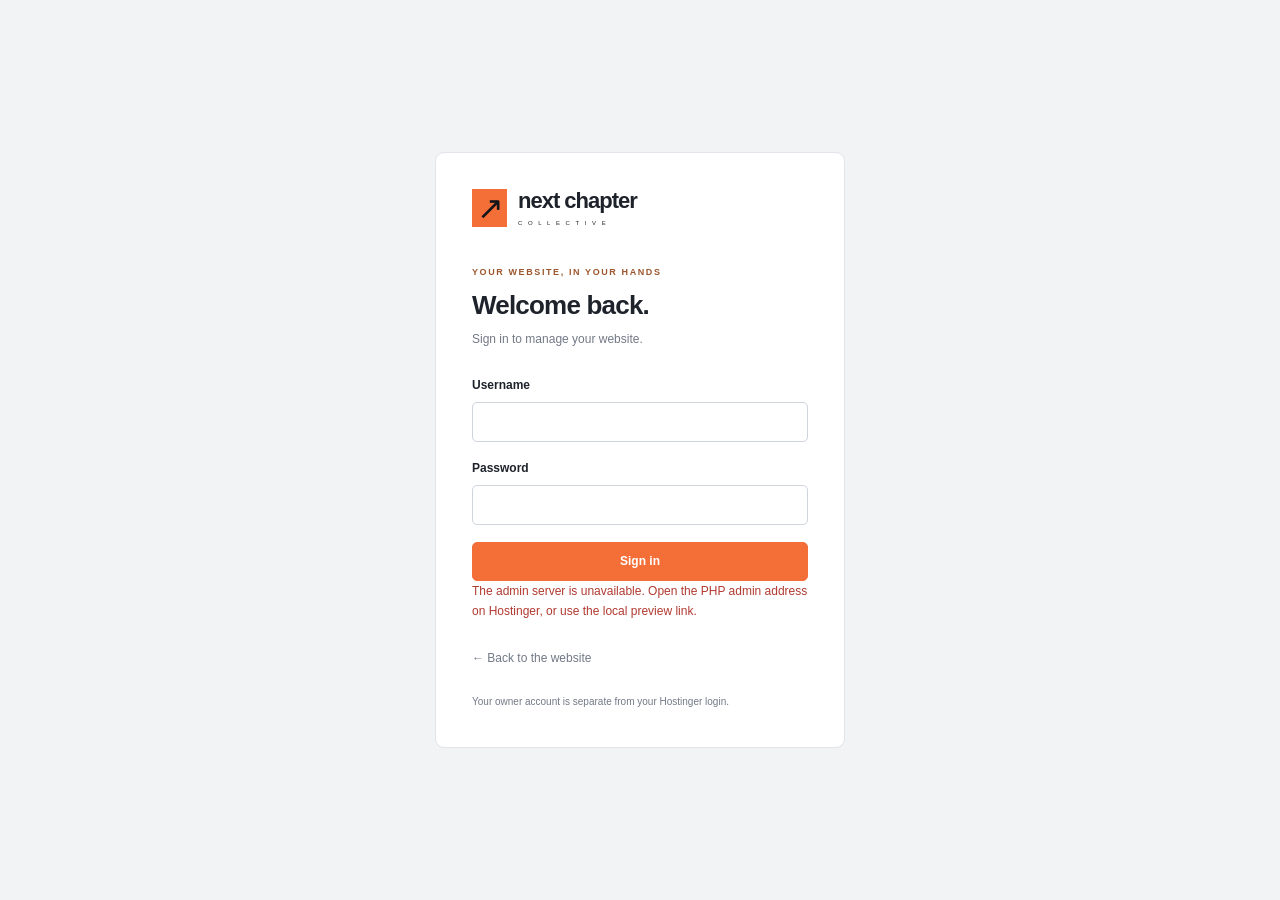
<file: admin/shell.html>
<!doctype html>
<html lang="en"><head><meta charset="utf-8"><meta name="viewport" content="width=device-width,initial-scale=1"><meta name="robots" content="noindex,nofollow"><title>Site Admin · Next Chapter Collective</title><link rel="icon" href="../assets/favicon.svg" type="image/svg+xml"><link rel="stylesheet" href="assets/admin.css"><script src="assets/admin.js" defer></script></head>
<body>
<div id="auth-screen" class="auth-screen"><div class="auth-card"><a class="admin-brand" href="../index.html"><span>↗</span><div>next chapter<small>C O L L E C T I V E</small></div></a><p class="overline">YOUR WEBSITE, IN YOUR HANDS</p><h1 id="auth-title">Welcome back.</h1><p id="auth-intro">Sign in to manage your website.</p><form id="auth-form"><label id="setup-key-label" hidden>Owner setup key<input name="setupKey" autocomplete="off" spellcheck="false"></label><label>Username<input name="username" autocomplete="username" required maxlength="80"></label><label>Password<input name="password" type="password" autocomplete="current-password" required maxlength="72"></label><button class="btn primary wide" type="submit" id="auth-submit">Sign in</button><p id="auth-error" class="error" role="alert"></p></form><a class="quiet-link" href="../index.html">← Back to the website</a><p class="auth-note" id="auth-note">Your owner account is separate from your Hostinger login.</p></div></div>
<div id="admin-app" hidden>
 <header class="admin-topbar"><button class="sidebar-toggle" type="button" aria-label="Toggle navigation">☰</button><a href="../index.html" target="_blank" rel="noopener" class="topbar-site">↗ <span>Next Chapter Collective</span></a><span class="topbar-label">SITE ADMIN</span><div class="topbar-right"><span id="mode-badge" class="mode-badge" hidden>LOCAL PREVIEW</span><button data-action="logout" class="topbar-user" type="button"><span id="user-name">Owner</span> <span class="user-avatar">N</span></button></div></header>
 <aside class="admin-sidebar"><div class="sidebar-brand"><span class="sidebar-mark">↗</span><div>Site workspace<small>Next Chapter Collective</small></div></div><nav aria-label="Admin navigation"><button data-view="dashboard" class="active"><span class="nav-symbol">▦</span>Dashboard</button><button data-view="pages"><span class="nav-symbol">▤</span>Pages</button><button data-view="media"><span class="nav-symbol">▧</span>Media Library</button><p class="sidebar-group-label">APPEARANCE</p><button data-view="menus"><span class="nav-symbol">☷</span>Menus</button><button data-view="shared"><span class="nav-symbol">◫</span>Header & Footer</button><p class="sidebar-group-label">MANAGE</p><button data-view="settings"><span class="nav-symbol">⚙</span>Settings</button><button data-view="trash"><span class="nav-symbol">▱</span>Trash</button></nav><div class="sidebar-bottom"><a href="../index.html" target="_blank" rel="noopener">View your website <span>↗</span></a><button data-view="help">Editing guide <span>?</span></button></div></aside>
 <main class="admin-main"><div id="demo-notice" class="demo-notice" hidden><strong>Explore your admin console.</strong><span>This is a local preview. Drafts stay in this browser; publishing and uploads become available after Hostinger setup.</span><button data-action="reset-demo" type="button">Reset preview</button></div><div id="view"></div></main>
</div>
<dialog id="modal" class="modal"><div id="modal-content"></div></dialog><div id="toast" class="toast" role="status" aria-live="polite"></div><input type="file" id="media-upload" accept="image/jpeg,image/png,image/webp,image/gif" hidden>
</body></html>
</file>
<file: assets/site.css>
/* styles.css */
@font-face{font-family:Collective;src:local("Arial");font-display:swap}
:root{--ink:#142a2b;--cream:#f8f5ef;--orange:#f4774e;--muted:#61706c;--line:#d8dcd3;--sage:#e6e9dc;--white:#fffdf9;--radius:3px}
*{box-sizing:border-box}html{scroll-behavior:smooth;scroll-padding-top:100px}body{margin:0;background:var(--cream);color:var(--ink);font-family:Collective,Arial,Helvetica,sans-serif;font-size:15px;line-height:1.65}a{color:inherit;text-decoration:none}button,input,select,textarea{font:inherit}button,a,input,select,textarea{-webkit-tap-highlight-color:transparent}a,button{touch-action:manipulation}button{cursor:pointer}button:focus-visible,a:focus-visible,summary:focus-visible{outline:3px solid var(--orange);outline-offset:5px}input:focus-visible,select:focus-visible,textarea:focus-visible{outline:2px solid var(--ink);outline-offset:2px}::selection{background:var(--orange);color:var(--ink)}.container{width:min(1264px,calc(100% - 112px));margin-inline:auto}.skip-link{position:absolute;left:15px;top:-100px;z-index:20;padding:12px;background:var(--ink);color:var(--cream)}.skip-link:focus{top:10px}.site-header{background:var(--cream);border-bottom:1px solid var(--line);position:sticky;top:0;z-index:10}.header-inner{min-height:100px;display:flex;justify-content:space-between;align-items:center;gap:30px}.brand{display:inline-flex;gap:11px;align-items:center;font-size:23px;line-height:1.1;letter-spacing:-1px;font-weight:750}.brand-sub{display:block;font-size:8px;letter-spacing:2.5px;font-weight:500;margin-top:7px}.brand-icon{width:38px;height:41px;display:grid;place-items:center;background:var(--orange);font-size:36px;line-height:1;font-weight:400;border-radius:1px}.header-inner nav{display:flex;gap:30px;align-items:center;font-size:12px;font-weight:600}nav>a:not(.button){position:relative}nav>a:not(.button):after{content:"";height:1px;position:absolute;bottom:-5px;left:0;right:100%;background:var(--ink);transition:right .2s}nav>a:hover:after{right:0}.button{display:inline-flex;align-items:center;justify-content:space-between;gap:28px;min-height:52px;padding:14px 23px;font-size:13px;font-weight:700;border:1px solid transparent;border-radius:var(--radius);transition:background .2s,transform .2s}.button:hover{transform:translateY(-2px)}.button span{font-size:21px;line-height:1}.button-dark{background:var(--ink);color:var(--cream)}.button-dark:hover{background:#28423f}.button-orange{background:var(--orange);color:var(--ink)}.button-orange:hover{background:#ff8d65}.menu-toggle{display:none}.eyebrow{font-size:10px;line-height:1.7;font-weight:700;letter-spacing:1.8px;margin:0 0 23px}.status-dot{width:7px;height:7px;background:var(--orange);display:inline-block;border-radius:50%;margin-right:8px}.hero{padding-top:68px;padding-bottom:70px;display:grid;grid-template-columns:1.15fr 1fr;gap:52px;align-items:center}.hero h1{font-size:clamp(48px,5.4vw,78px);font-weight:500;line-height:1.04;letter-spacing:-4px;margin:30px 0 25px}.hero h1 em,h2 em{font-family:Georgia,'Times New Roman',serif;font-weight:400;letter-spacing:-3px}.hero-description{max-width:440px;font-size:16px;line-height:1.8;color:#52635c;margin:0 0 28px}.hero-actions{display:flex;align-items:center;gap:27px;flex-wrap:wrap}.text-link{display:inline-flex;gap:22px;align-items:center;font-size:12px;font-weight:700;padding-block:7px;border-bottom:1px solid currentColor}.text-link span{font-size:19px;line-height:1}.text-link:hover{color:#ae3c1b}.hero-footnote{display:flex;align-items:center;gap:16px;margin-top:43px}.hero-footnote p{font-size:10px;line-height:1.7;color:var(--muted);margin:0}.hero-footnote strong{font-weight:500;color:var(--ink)}.mini-avatars{display:flex;padding-left:0}.mini-avatars span{display:grid;place-items:center;width:31px;height:31px;border:2px solid var(--cream);border-radius:50%;margin-left:-6px;background:var(--sage);font-family:Georgia,serif;font-size:13px}.mini-avatars span:first-child{margin-left:0;background:#dedbc9}.mini-avatars span:nth-child(2){background:#e5aa89}.mini-avatars span:nth-child(3){background:#b8c4b1}.mini-avatars span:nth-child(4){background:#b4c4c1}.hero-art{background:var(--ink);color:var(--cream);border-radius:var(--radius);overflow:hidden;position:relative;align-self:stretch;min-height:490px;display:flex;flex-direction:column;justify-content:space-between}.art-topline{display:flex;justify-content:space-between;padding:25px 26px 0;font-size:8px;letter-spacing:1.4px;color:#c2cec5}.hero-art svg{width:100%;display:block;margin-top:-10px;margin-bottom:-30px;max-height:490px}.art-caption{border-top:1px solid #3f5350;margin:0 26px 19px;padding-top:14px;display:flex;justify-content:space-between;font-size:10px;position:relative}.art-caption>span:last-child{font-size:20px}.credibility{border-block:1px solid var(--line)}.credibility-inner{display:flex;align-items:center;justify-content:space-between;gap:24px;padding-block:28px}.credibility-inner p{font-size:8px;letter-spacing:1.3px;color:var(--muted);line-height:1.8;margin:0}.credibility-inner strong{font-weight:600}.credibility-inner>span{font-family:Georgia,serif;font-size:19px;line-height:1.1}.credibility-inner b{font-size:13px;font-weight:400}.section{padding-block:98px}.section-heading{display:flex;align-items:flex-end;justify-content:space-between;gap:45px;margin-bottom:43px}h2{font-size:clamp(30px,3.5vw,45px);font-weight:500;letter-spacing:-1.8px;line-height:1.15;margin:0}.section-heading>.eyebrow{margin-bottom:15px}.section-heading>p{font-size:13px;color:var(--muted);line-height:1.85;max-width:330px;margin:0 0 3px}.pathway-grid{display:grid;grid-template-columns:1fr 1fr;gap:23px}.pathway{padding:35px 37px 31px;border-radius:var(--radius)}.business{background:var(--sage)}.career{background:#eee6db}.pathway-top{display:flex;justify-content:space-between;gap:20px;align-items:center;margin-bottom:36px}.pathway-top .eyebrow{margin:0;font-size:9px;letter-spacing:1.4px}.pathway-symbol{font-size:34px;line-height:1;font-weight:400}.pathway h3{font-size:33px;line-height:1.15;letter-spacing:-1.1px;font-weight:500;margin:0 0 20px}.pathway>p{font-size:13px;max-width:360px;color:#52635c;line-height:1.8}.check-list{padding:0;list-style:none;font-size:12px;line-height:2.3;margin-block:20px 27px}.check-list li:before{content:"↗";margin-right:12px}.manifesto{background:var(--ink);color:var(--cream);position:relative;overflow:hidden}.manifesto:after{content:"↗";position:absolute;right:-12px;bottom:-150px;font-size:490px;font-weight:100;line-height:1;color:#26403d;pointer-events:none}.manifesto-inner{padding-block:74px;position:relative;z-index:1}.manifesto .eyebrow{color:#b4c3b7;font-size:9px}.manifesto h2{font-size:clamp(33px,4vw,54px);line-height:1.18;letter-spacing:-1.6px}.manifesto h2 em{color:#f89a77;letter-spacing:-1px}.manifesto-inner>p:last-child{font-size:13px;max-width:480px;color:#becbbf;margin:25px 0 0;line-height:1.9}.mentor-grid{display:grid;grid-template-columns:repeat(4,minmax(0,1fr));gap:25px}.mentor-art{height:240px;overflow:hidden;position:relative;background:#d8dfcf;display:flex;align-items:center;justify-content:center}.mentor-art>span{font-size:162px;font-family:Georgia,serif;line-height:1;z-index:1;position:relative;font-style:italic;transform:translateY(-9px)}.mentor-art small{position:absolute;bottom:17px;left:16px;font-size:7px;letter-spacing:1.7px;z-index:1}.mentor-r{background:#efb28e}.mentor-l{background:#dcd6c8}.mentor-j{background:#bfd0cc}.mentor-pattern{position:absolute;width:260px;height:260px;border:1px solid #142a2b25;border-radius:50%;top:20px;left:25px}.mentor-pattern:before,.mentor-pattern:after{content:"";position:absolute;inset:20px;border:1px solid #142a2b25;border-radius:50%}.mentor-pattern:after{inset:40px}.mentor-r .mentor-pattern{border-radius:0;transform:rotate(30deg)}.mentor-r .mentor-pattern:before,.mentor-r .mentor-pattern:after{border-radius:0}.mentor-l .mentor-pattern{left:-60px;top:-90px;width:330px;height:330px}.mentor-j .mentor-pattern{border-radius:0;transform:rotate(-20deg);left:80px}.mentor-j .mentor-pattern:before,.mentor-j .mentor-pattern:after{border-radius:0}.mentor-heading{display:flex;align-items:center;justify-content:space-between;border-bottom:1px solid var(--line);padding-block:18px 13px}.mentor h3{font-size:27px;letter-spacing:-1px;font-weight:500;margin:0}.mentor-heading>span{font-size:9px;color:var(--muted)}.mentor p{font-size:11px;line-height:1.85;color:#53625c}.mentor .mentor-role{color:var(--ink);font-size:12px;font-weight:600;margin:16px 0 8px}.mentor-tags{display:flex;gap:5px;flex-wrap:wrap;padding-top:10px}.mentor-tags span{font-size:8px;border:1px solid var(--line);border-radius:2px;padding:4px 7px}.affiliation-note{font-size:9px;color:var(--muted);margin-top:32px;max-width:800px;line-height:1.8}.approach{background:#eeeee5;border-block:1px solid var(--line)}.steps{display:grid;grid-template-columns:repeat(3,1fr);gap:50px;padding-top:12px}.step-number{font-size:12px;display:block;padding-bottom:15px;border-bottom:1px solid #b9c3b5;color:#64745f}.steps h3{font-size:19px;font-weight:500;letter-spacing:-.3px;margin:23px 0 12px}.steps p{font-size:12px;line-height:1.9;color:var(--muted);margin:0;max-width:310px}.program-grid{display:grid;grid-template-columns:repeat(3,1fr);gap:20px;align-items:stretch}.program{border:1px solid var(--line);padding:30px 27px;position:relative;display:flex;flex-direction:column}.program .eyebrow{font-size:8px;letter-spacing:1.2px;margin-bottom:21px}.program h3{font-size:23px;font-weight:500;letter-spacing:-.6px;margin:0 0 15px}.program p{font-size:12px;color:var(--muted);line-height:1.8;margin:0 0 10px}.program ul{padding-left:15px;font-size:11px;line-height:2.3;margin-bottom:28px}.program .text-link{margin-top:auto;align-self:flex-start;font-size:11px;gap:15px}.program-featured{background:var(--ink);color:var(--cream);border-color:var(--ink)}.program-featured p{color:#bdc9bd}.program-featured .text-link:hover{color:#ffb394}.program-label{position:absolute;top:-12px;right:17px;background:var(--orange);color:var(--ink);font-size:8px;padding:4px 10px;font-weight:700;letter-spacing:1px}.section-note{font-size:10px;color:var(--muted);margin:24px 0 0}.faq-section{display:grid;grid-template-columns:.9fr 1.3fr;gap:70px;padding-bottom:95px}.faq-section h2{font-size:35px}.faqs details{border-bottom:1px solid var(--line)}.faqs details:first-child{border-top:1px solid var(--line)}summary{list-style:none;padding:21px 32px 21px 0;cursor:pointer;font-size:12px;font-weight:600;position:relative}summary::-webkit-details-marker{display:none}summary:after{content:"+";position:absolute;right:4px;top:16px;font-size:22px;font-weight:400}details[open] summary:after{content:"−"}.faqs p{font-size:12px;color:var(--muted);line-height:1.8;margin:0 24px 22px 0}.connect-section{background:var(--ink);color:var(--cream);padding-block:86px}.connect-grid{display:grid;grid-template-columns:1fr 1.05fr;gap:90px}.connect-copy .eyebrow{color:#b7c9ba;font-size:9px}.connect-copy h2{font-size:clamp(48px,5.3vw,72px);line-height:1.06;letter-spacing:-3px;margin-top:35px}.connect-copy h2 em{color:#fa9d79}.connect-copy>p:not(.eyebrow){font-size:14px;color:#bdc9bd;line-height:1.9;margin-top:25px}.contact-note{margin-top:48px;padding-top:22px;border-top:1px solid #3a514b;display:flex;gap:21px;align-items:center}.contact-note>span{font-size:34px;color:var(--orange)}.contact-note p{font-size:11px;line-height:1.8;color:#bdc9bd}form{background:var(--cream);color:var(--ink);padding:34px;border-radius:var(--radius)}form h3{font-size:24px;letter-spacing:-.7px;font-weight:500;margin:0 0 5px}.form-intro{font-size:10px;color:var(--muted);margin:0 0 25px}label{display:block;font-size:10px;font-weight:600;margin-bottom:16px}input,select,textarea{display:block;border:1px solid #ced4c7;background:var(--white);color:var(--ink);padding:11px 12px;border-radius:2px;width:100%;margin-top:7px;font-size:12px;line-height:1.5}input::placeholder,textarea::placeholder{color:#79837c;opacity:1}select{min-height:43px}textarea{resize:vertical;min-height:110px}.form-row{display:grid;grid-template-columns:1fr 1fr;gap:15px}.consent{display:flex;align-items:flex-start;gap:10px;font-size:9px;font-weight:400;line-height:1.8}.consent input{width:15px;height:15px;flex-shrink:0;margin:2px 0 0;accent-color:var(--ink)}.consent a{text-decoration:underline;text-underline-offset:2px}.submit-button{width:100%;min-height:49px;font-size:12px}.submit-button:disabled{cursor:wait;opacity:.7;transform:none}.form-status{font-size:11px;margin:12px 0 0;line-height:1.7}.form-status:empty{display:none}.form-status.error{color:#a8391f}.form-status.success{color:#21683e}.honey{position:absolute;left:-10000px;width:1px;height:1px;overflow:hidden}.site-footer{padding-top:44px}.footer-top{display:flex;justify-content:space-between;gap:25px;align-items:center;padding-bottom:40px}.footer-top>p{font-size:11px;line-height:1.8;color:var(--muted)}.footer-top .text-link{font-size:10px}.footer-bottom{border-top:1px solid var(--line);padding-block:22px;display:flex;justify-content:space-between;gap:20px;color:var(--muted);font-size:9px}.privacy-main{max-width:760px;padding-block:70px 90px}.privacy-main h1{font-size:48px;letter-spacing:-2px;line-height:1.1;font-weight:500}.privacy-main h2{font-size:22px;letter-spacing:-.4px;margin-top:32px}.privacy-main p,.privacy-main li{color:var(--muted);font-size:14px}.privacy-main a{text-decoration:underline}
@media(min-width:1500px){.hero{padding-block:85px}.hero-art{max-height:590px}.hero-art svg{max-height:530px}.hero h1{font-size:82px}}
@media(max-width:1100px){.container{width:calc(100% - 64px)}.header-inner nav{gap:21px;font-size:11px}.hero{gap:30px}.hero h1{letter-spacing:-3px;font-size:58px}.hero-description{font-size:14px}.hero-actions{gap:18px}.hero-art{min-height:450px}.hero-art svg{margin-block:0}.hero .eyebrow{font-size:8px;letter-spacing:1.2px}.mentor-grid{gap:17px}.mentor-art{height:205px}.mentor-art>span{font-size:135px}.mentor-art small{font-size:6px;letter-spacing:1px;left:11px}.connect-grid{gap:45px}.program{padding:25px 20px}.program h3{font-size:21px}.faq-section{gap:45px}}
@media(max-width:800px){.container{width:calc(100% - 40px)}.header-inner{min-height:78px}.brand{font-size:21px}.brand-icon{height:37px;width:33px;font-size:31px}.menu-toggle{display:flex;align-items:center;gap:12px;background:transparent;border:1px solid var(--line);padding:8px 12px;border-radius:2px;font-size:12px;color:var(--ink)}.menu-toggle span{font-size:18px}.header-inner nav{display:none;position:absolute;top:77px;left:0;right:0;background:var(--cream);padding:20px;border-bottom:1px solid var(--line);flex-direction:column;align-items:stretch;gap:0}.header-inner nav.open{display:flex}.header-inner nav>a{padding:13px;font-size:13px}.header-inner nav .button{margin-top:10px}.hero{grid-template-columns:1fr 1fr;gap:23px;padding-block:45px}.hero h1{font-size:44px;letter-spacing:-2.5px}.hero-description{font-size:12px}.hero-actions{gap:16px}.hero-actions .button{padding:12px 16px;gap:12px;font-size:11px;min-height:47px}.hero-actions .text-link{font-size:10px}.hero .eyebrow{font-size:7px}.hero-art{min-height:405px}.art-topline{padding:20px 15px 0;font-size:6px;letter-spacing:1px}.art-caption{margin-inline:15px;font-size:7px}.hero-footnote{margin-top:28px;gap:10px}.hero-footnote p{font-size:8px}.mini-avatars span{width:26px;height:26px;font-size:11px}.credibility-inner{gap:19px;padding-block:23px}.credibility-inner>p{font-size:6px;letter-spacing:.8px}.credibility-inner>span{font-size:15px}.credibility-inner b{font-size:10px}.section{padding-block:70px}.section-heading{gap:25px}.section-heading>p{font-size:11px;max-width:245px}.section-heading h2{font-size:32px}.eyebrow{font-size:8px;letter-spacing:1.4px}.pathway{padding:26px}.pathway h3{font-size:27px}.pathway p{font-size:12px}.pathway-top .eyebrow{font-size:7px}.pathway-top{margin-bottom:27px}.check-list{font-size:10px}.pathway .text-link{font-size:10px;gap:10px}.mentor-grid{grid-template-columns:1fr 1fr;gap:30px 23px}.mentor-art{height:260px}.mentor-art>span{font-size:176px}.mentor-art small{font-size:8px;letter-spacing:1.5px}.mentor p{font-size:12px}.mentor-tags span{font-size:9px}.steps{gap:28px}.steps h3{font-size:17px}.steps p{font-size:11px}.program-grid{gap:13px}.program{padding:25px 16px}.program h3{font-size:19px}.program p,.program ul{font-size:10px}.program .text-link{font-size:10px;gap:6px}.program .eyebrow{font-size:6px}.program-label{font-size:6px;right:9px}.connect-grid{gap:32px;grid-template-columns:.8fr 1fr}.connect-copy h2{font-size:47px;letter-spacing:-2px}.connect-copy .eyebrow{font-size:7px}.connect-copy>p:not(.eyebrow){font-size:12px}form{padding:24px}.form-row{grid-template-columns:1fr;gap:0}.faq-section{grid-template-columns:.8fr 1.2fr;gap:30px;padding-bottom:65px}.faq-section h2{font-size:29px}.faqs summary{font-size:11px}.faqs p{font-size:11px}}
@media(max-width:580px){html{scroll-padding-top:85px}.container{width:calc(100% - 36px)}.hero{grid-template-columns:1fr;padding-top:35px;padding-bottom:34px;gap:32px}.hero .eyebrow{font-size:8px;letter-spacing:1.3px;margin-bottom:20px}.hero h1{font-size:clamp(42px,11.6vw,65px);letter-spacing:-2.6px;margin:20px 0}.hero h1 em{letter-spacing:-2.5px}.hero-description{font-size:14px;max-width:400px;line-height:1.8}.hero-actions{gap:22px}.hero-actions .button{font-size:12px;padding:14px 19px;gap:19px;min-height:50px}.hero-actions .text-link{font-size:11px}.hero-footnote{margin-top:29px}.hero-footnote p{font-size:9px}.mini-avatars span{width:29px;height:29px}.hero-art{min-height:350px;max-height:440px}.hero-art svg{max-height:360px;margin-top:-20px;margin-bottom:-25px}.art-topline{font-size:7px;padding:20px}.art-caption{font-size:9px;margin-inline:20px;margin-bottom:13px;padding-top:11px}.credibility-inner{display:grid;grid-template-columns:1fr 1fr;gap:23px 15px;padding-block:26px}.credibility-inner>p{grid-column:1/-1;font-size:7px}.credibility-inner>p br{display:none}.credibility-inner>p strong{margin-left:6px}.credibility-inner>span{font-size:19px}.credibility-inner b{font-size:12px}.section{padding-block:58px}.section-heading{display:block;margin-bottom:30px}.section-heading h2{font-size:33px;letter-spacing:-1.5px}.section-heading>p{font-size:12px;max-width:340px;margin-top:21px}.desktop-break{display:none}.eyebrow{font-size:8px;margin-bottom:17px}.pathway-grid{grid-template-columns:1fr;gap:17px}.pathway{padding:27px}.pathway h3{font-size:32px}.pathway p{font-size:13px;max-width:340px}.pathway-top .eyebrow{font-size:8px}.check-list{font-size:11px}.pathway .text-link{font-size:11px}.manifesto-inner{padding-block:48px}.manifesto h2{font-size:33px;letter-spacing:-1px}.manifesto h2 em{letter-spacing:-1px}.manifesto .eyebrow{font-size:7px;letter-spacing:1.1px}.manifesto-inner>p:last-child{font-size:12px;max-width:350px}.manifesto:after{font-size:350px;bottom:-115px;right:-60px}.mentor-grid{gap:26px 16px}.mentor-art{height:190px}.mentor-art>span{font-size:130px}.mentor-art small{font-size:6px;letter-spacing:.6px;left:10px;bottom:13px}.mentor h3{font-size:25px}.mentor-heading{padding-block:13px 10px}.mentor p{font-size:10px;line-height:1.8}.mentor .mentor-role{font-size:11px}.mentor-tags span{font-size:7px;padding:3px 5px}.affiliation-note{font-size:8px}.steps{grid-template-columns:1fr;gap:28px;padding-top:2px}.step-number{padding-bottom:10px}.steps h3{font-size:21px;margin-block:15px 8px}.steps p{max-width:100%;font-size:12px}.program-grid{grid-template-columns:1fr;gap:22px}.program{padding:29px}.program .eyebrow{font-size:8px}.program h3{font-size:25px}.program p,.program ul{font-size:12px}.program .text-link{font-size:12px;gap:22px}.program-label{font-size:8px;right:20px}.section-note{font-size:10px;line-height:1.8}.faq-section{grid-template-columns:1fr;gap:28px;padding-bottom:55px}.faq-section h2{font-size:32px}.faqs summary{font-size:12px}.faqs p{font-size:12px}.connect-section{padding-block:50px}.connect-grid{grid-template-columns:1fr;gap:34px}.connect-copy h2{font-size:58px;margin-top:23px}.connect-copy .eyebrow{font-size:8px}.connect-copy>p:not(.eyebrow){font-size:13px}.contact-note{margin-top:25px;padding-top:12px}.contact-note p{font-size:11px}form{padding:26px 22px}form h3{font-size:25px}.form-intro{font-size:10px}label{font-size:11px}input,select,textarea{font-size:16px;padding:11px 12px}.consent{font-size:10px}.submit-button{font-size:12px}.footer-top{flex-wrap:wrap;gap:23px;align-items:flex-start;padding-bottom:28px}.footer-top .brand{font-size:20px}.footer-top>p{font-size:10px;margin:0}.footer-top>.text-link{font-size:10px}.footer-bottom{flex-wrap:wrap;gap:10px 20px;font-size:8px;padding-block:20px}.footer-bottom>span:first-child{width:100%}.privacy-main h1{font-size:40px}}
@media(prefers-reduced-motion:reduce){html{scroll-behavior:auto}*,*:before,*:after{transition:none!important}}


/* refinements.css */
/* Editorial refinements, purpose and testimonial preview. No external dependencies. */
:root{--ink:#172c3d;--cream:#faf8f3;--muted:#566471;--line:#dadfdc;--sage:#e8eae2;--radius:2px}
.header-inner{min-height:94px}.header-inner nav{font-size:13px;gap:25px}.brand{font-size:24px;font-weight:600}.brand-sub{font-size:8px;letter-spacing:2.7px}.hero{padding-top:66px;padding-bottom:64px;gap:55px}.hero h1{font-family:Georgia,'Times New Roman',serif;font-size:clamp(48px,5.2vw,75px);letter-spacing:-3.5px;line-height:1.09;font-weight:400}.hero h1 em{letter-spacing:-3.3px}.hero-description{font-size:16px;color:var(--muted);line-height:1.85;max-width:475px}.hero .eyebrow{font-size:9px;letter-spacing:1.4px}.hero-art{background:var(--ink)}.hero-footnote{margin-top:34px}.hero-footnote p{font-size:10px}.hero-footnote strong{font-weight:400}.button{font-size:13px}.credibility-inner{padding-block:30px}.credibility-inner>span{font-size:21px}.credibility-inner b{font-size:13px}.outcomes-strip{display:grid;grid-template-columns:repeat(3,minmax(0,1fr));gap:35px;padding-block:27px;border-bottom:1px solid var(--line)}.outcomes-strip>div{display:flex;align-items:flex-start;gap:14px}.outcomes-strip>div>span{font-size:10px;color:#8a6958;line-height:1.8;padding-top:1px}.outcomes-strip p{font-size:11px;color:var(--muted);margin:0;line-height:1.8}.outcomes-strip strong{font-size:12px;color:var(--ink);display:block;font-weight:600}h2{font-family:Georgia,'Times New Roman',serif;font-weight:400;letter-spacing:-1.5px;line-height:1.15}.section-heading>p{font-size:14px;line-height:1.85}.section-heading .eyebrow{font-size:10px;letter-spacing:1.6px}.pathway{padding:38px 39px}.pathway h3{font-family:Georgia,'Times New Roman',serif;font-weight:400;font-size:36px;letter-spacing:-1.3px}.pathway>p{font-size:14px;max-width:420px}.check-list{font-size:13px}.pathway .text-link{font-size:13px}.career{background:#f0e8df}.purpose-section{background:var(--ink);color:var(--cream);padding-block:86px}.purpose-grid{display:grid;grid-template-columns:1.05fr 1fr;gap:100px}.purpose-intro .eyebrow{color:#b8c9d3;font-size:9px}.purpose-intro h2{font-size:clamp(34px,3.8vw,51px);letter-spacing:-1.7px;line-height:1.18}.purpose-intro h2 em{color:#f4ac8c;letter-spacing:-1.5px}.purpose-intro>p:last-child{font-size:14px;line-height:1.95;max-width:455px;color:#bdcbd3;margin-top:27px}.purpose-statements article{padding:0 0 27px}.purpose-statements article+article{padding-top:27px;border-top:1px solid #425563}.purpose-index{font-size:9px;letter-spacing:1.8px;color:#f4ac8c}.purpose-statements h3{font-family:Georgia,serif;font-weight:400;font-size:26px;letter-spacing:-.5px;line-height:1.35;margin:16px 0 13px}.purpose-statements p{font-size:13px;line-height:1.95;color:#bdcbd3;margin:0}.principles{display:grid;grid-template-columns:repeat(3,minmax(0,1fr));gap:40px;margin-top:42px;padding-top:31px;border-top:1px solid #425563}.principles>div{display:flex;align-items:flex-start;gap:14px}.principles>div>span{font-size:10px;color:#f4ac8c;padding-top:1px}.principles p{margin:0;font-size:11px;line-height:1.9;color:#bdcbd3}.principles strong{font-size:12px;display:block;color:var(--cream);font-weight:500;margin-bottom:5px}.mentor-art{height:228px}.mentor-art>span{font-size:145px;font-weight:400}.mentor h3{font-family:Georgia,serif;font-weight:400;font-size:30px}.mentor p{font-size:13px;line-height:1.85;color:var(--muted)}.mentor .mentor-role{font-size:13px;font-weight:600;margin-top:19px}.mentor-tags span{font-size:9px}.affiliation-note{font-size:10px;max-width:950px}.approach{background:#eff0eb}.steps h3{font-size:21px;font-family:Georgia,serif;font-weight:400}.steps p{font-size:13px;max-width:340px}.program{padding:33px 28px}.program h3{font-family:Georgia,serif;font-size:26px;line-height:1.2;font-weight:400}.program p{font-size:13px}.program ul{font-size:12px}.program .text-link{font-size:12px}.program .eyebrow{font-size:9px}.program-featured p{color:#c5d0d7}.section-note{font-size:11px}.testimonial-section{background:#f0ede6;border-block:1px solid var(--line);padding-top:72px}.testimonial-section .section-heading{margin-bottom:25px}.testimonial-disclosure{font-size:12px;color:#674b35;padding:13px 16px;background:#e8e0d3;margin:0 0 28px;line-height:1.8}.testimonial-disclosure strong{font-weight:600}.testimonial-grid{display:grid;grid-template-columns:repeat(3,minmax(0,1fr));gap:22px}.testimonial{margin:0;display:flex;flex-direction:column;background:var(--cream);padding:28px 27px 25px;border-top:2px solid #9b7965}.sample-label{font-size:8px;color:#775940;letter-spacing:1.1px;font-weight:600}.quote-mark{font-family:Georgia,serif;font-size:66px;line-height:1;color:#9b7965;margin-top:22px;height:42px}.testimonial blockquote{font-family:Georgia,serif;font-size:19px;line-height:1.65;letter-spacing:-.15px;margin:6px 0 29px}.testimonial figcaption{display:flex;align-items:center;gap:12px;border-top:1px solid var(--line);padding-top:18px;margin-top:auto}.testimonial-monogram{height:32px;width:32px;flex-shrink:0;display:grid;place-items:center;border:1px solid #d8c9b9;font-size:10px;color:#775940}.testimonial figcaption strong{display:block;font-size:11px;font-weight:600;line-height:1.6}.testimonial figcaption small{display:block;font-size:9px;color:var(--muted);line-height:1.8;margin-top:2px}.testimonial-bottom{display:flex;align-items:center;justify-content:space-between;gap:20px;padding-top:28px}.testimonial-bottom>p{font-size:13px;color:var(--muted);margin:0}.testimonial-bottom .text-link{font-size:12px}.faq-section{padding-top:90px}.faqs summary{font-size:13px;padding-block:23px}.faqs p{font-size:13px}.connect-section{background:var(--ink)}.connect-copy h2{font-family:Georgia,serif;font-weight:400;letter-spacing:-2.5px}.connect-copy>p:not(.eyebrow),.contact-note p{color:#c5d0d7}form h3{font-family:Georgia,serif;font-size:28px;font-weight:400}.form-intro{font-size:12px}label{font-size:12px}input,select,textarea{font-size:14px}.consent{font-size:10px}.form-status{font-size:12px}.footer-top>p{font-size:12px}.footer-bottom{font-size:10px}
@media(min-width:1500px){.hero h1{font-size:79px}}
@media(max-width:1100px){.header-inner nav{gap:17px;font-size:12px}.hero{gap:30px}.hero h1{font-size:60px}.hero .eyebrow{font-size:8px}.hero-description{font-size:15px}.hero-footnote strong{font-size:9px}.purpose-grid{gap:55px}.purpose-statements h3{font-size:24px}.testimonial{padding:23px 20px}.testimonial blockquote{font-size:18px}.testimonial figcaption{gap:8px}.testimonial figcaption strong{font-size:10px}.program h3{font-size:24px}}
@media(max-width:800px){.header-inner{min-height:78px}.header-inner nav{top:77px;gap:0}.hero{gap:24px;padding-block:43px}.hero h1{font-size:47px;letter-spacing:-2.5px}.hero h1 em{letter-spacing:-2.4px}.hero-description{font-size:13px}.hero .eyebrow{font-size:7px;letter-spacing:.9px}.hero-footnote strong{font-size:8px}.hero-footnote p{font-size:9px}.section-heading>p{font-size:12px}.credibility-inner>span{font-size:16px}.credibility-inner b{font-size:10px}.outcomes-strip{gap:22px}.outcomes-strip>div{gap:9px}.outcomes-strip p{font-size:10px}.outcomes-strip strong{font-size:11px}.pathway{padding:28px}.pathway h3{font-size:29px}.pathway>p{font-size:13px}.check-list,.pathway .text-link{font-size:11px}.purpose-section{padding-block:64px}.purpose-grid{gap:38px}.purpose-intro h2{font-size:35px}.purpose-intro .eyebrow{font-size:7px;letter-spacing:1px}.purpose-intro>p:last-child{font-size:12px}.purpose-statements h3{font-size:22px}.purpose-statements p{font-size:12px}.purpose-index{font-size:8px}.principles{gap:22px}.principles>div{gap:10px}.principles p{font-size:10px}.principles strong{font-size:11px}.mentor-art{height:260px}.mentor-art>span{font-size:165px}.mentor p{font-size:13px}.steps p{font-size:12px}.steps h3{font-size:19px}.program{padding:27px 18px}.program h3{font-size:22px}.program p,.program ul{font-size:11px}.program .eyebrow{font-size:7px}.program .text-link{font-size:10px}.testimonial-grid{gap:14px}.testimonial{padding:22px 16px}.sample-label{font-size:7px;letter-spacing:.7px}.testimonial blockquote{font-size:16px}.testimonial figcaption{align-items:flex-start}.testimonial-monogram{display:none}.testimonial figcaption strong{font-size:10px}.testimonial figcaption small{font-size:8px}.testimonial-bottom>p{font-size:12px}.testimonial-bottom .text-link{font-size:11px}.faqs summary,.faqs p{font-size:12px}.faq-section{padding-top:65px}.form-intro{font-size:11px}label{font-size:11px}input,select,textarea{font-size:13px}}
@media(max-width:580px){.brand{font-size:21px}.hero{padding-block:36px;gap:31px}.hero h1{font-size:clamp(40px,11.7vw,65px);letter-spacing:-2.3px}.hero h1 em{letter-spacing:-2.2px}.hero .eyebrow{font-size:7px;letter-spacing:.8px}.hero-description{font-size:15px}.hero-footnote{margin-top:30px}.hero-footnote p{font-size:10px}.hero-footnote strong{font-size:9px}.outcomes-strip{grid-template-columns:1fr;gap:17px;padding-block:25px}.outcomes-strip>div{gap:15px}.outcomes-strip p{font-size:11px}.outcomes-strip strong{font-size:12px;display:inline;margin-right:5px}.credibility-inner>span{font-size:20px}.credibility-inner b{font-size:12px}.section-heading .eyebrow{font-size:8px}.section-heading>p{font-size:13px}.pathway{padding:28px}.pathway h3{font-size:33px}.pathway>p{font-size:14px}.check-list,.pathway .text-link{font-size:12px}.purpose-section{padding-block:52px}.purpose-grid{grid-template-columns:1fr;gap:32px}.purpose-intro h2{font-size:36px}.purpose-intro .eyebrow{font-size:8px;letter-spacing:1px}.purpose-intro>p:last-child{font-size:14px;margin-top:24px}.purpose-statements article{padding-bottom:25px}.purpose-statements article+article{padding-top:25px}.purpose-statements h3{font-size:25px}.purpose-statements p{font-size:13px}.purpose-index{font-size:9px}.principles{grid-template-columns:1fr;gap:23px;margin-top:18px;padding-top:28px}.principles>div{gap:16px}.principles p{font-size:12px}.principles strong{font-size:13px}.mentor-art{height:190px}.mentor-art>span{font-size:125px}.mentor h3{font-size:29px}.mentor p{font-size:12px}.mentor .mentor-role{font-size:12px}.mentor-tags span{font-size:8px}.affiliation-note{font-size:10px}.steps h3{font-size:23px}.steps p{font-size:13px}.program{padding:29px}.program h3{font-size:29px}.program p,.program ul{font-size:13px}.program .eyebrow{font-size:8px}.program .text-link{font-size:12px}.section-note{font-size:11px}.testimonial-section{padding-block:54px}.testimonial-disclosure{font-size:11px;padding:13px}.testimonial-disclosure strong{display:block}.testimonial-grid{grid-template-columns:1fr;gap:20px}.testimonial{padding:25px}.sample-label{font-size:8px;letter-spacing:1px}.testimonial blockquote{font-size:21px;line-height:1.65}.testimonial figcaption{gap:12px;align-items:center}.testimonial-monogram{display:grid}.testimonial figcaption strong{font-size:12px}.testimonial figcaption small{font-size:10px}.testimonial-bottom{align-items:flex-start;flex-direction:column;gap:14px}.testimonial-bottom>p{font-size:12px}.testimonial-bottom .text-link{font-size:12px}.faq-section{padding-top:55px}.faqs summary,.faqs p{font-size:13px}.connect-copy h2{font-size:60px}.form-intro{font-size:12px}label{font-size:12px}input,select,textarea{font-size:16px}.consent{font-size:11px}.footer-bottom{font-size:9px}.footer-top>p{font-size:11px}}


/* learning.css */
/* Forest, ivory and gold: a photographic identity for learning and mentoring. */
:root{--ink:#153f36;--cream:#fcfaf5;--orange:#ff6b2c;--muted:#5b6b62;--line:#dae0d5;--sage:#e8eee3;--white:#fffefa;--radius:4px}
.site-header{background:#fcfaf5f5;backdrop-filter:blur(12px)}.brand-icon{background:#ff6b2c;color:var(--ink)}.brand{letter-spacing:-1.1px}.header-inner nav{gap:24px}.button-dark{background:var(--ink)}.button-dark:hover{background:#245749}.button-orange{background:#ff6b2c;border-color:#ff6b2c}.button-orange:hover{background:#ff8754;border-color:#ff8754}.text-link:hover{color:#846021}.status-dot{background:#a77d35}.hero{grid-template-columns:1fr 1.06fr;gap:70px;min-height:650px;padding-block:66px 74px}.hero h1{font-size:clamp(52px,5.7vw,82px);letter-spacing:-3.5px;margin:28px 0 26px;line-height:1.03}.hero h1 em{letter-spacing:-3.3px;color:#376148}.hero .eyebrow{font-size:8px;letter-spacing:1.35px}.hero-description{max-width:455px;color:var(--muted);font-size:16px;line-height:1.9}.hero-actions{gap:24px}.hero-actions .text-link{font-size:12px}.hero-footnote p{font-size:10px}.hero-footnote strong{font-size:9px}.hero-visual{position:relative;margin:4px 13px 24px 0;min-width:0}.photo-corner{position:absolute;right:-17px;top:-17px;height:120px;width:130px;border-top:1px solid #b79b5e;border-right:1px solid #b79b5e;border-radius:0 10px 0 0}.hero-photo-wrap{position:relative;overflow:hidden;border-radius:8px 8px 80px 8px;height:475px;background:#e2e8de}.hero-photo{display:block;height:100%;width:100%;object-fit:cover;object-position:53% 50%}.photo-label{position:absolute;left:17px;bottom:17px;display:block;background:#153f36ed;color:#fcfaf5;padding:6px 10px;font-size:7px;font-weight:500;letter-spacing:1.5px;border-radius:2px}.hero-photo-note{display:flex;gap:17px;align-items:center;position:relative;margin:-30px 0 -24px -26px;max-width:440px;width:calc(100% - 12px);background:var(--ink);color:var(--cream);padding:22px 24px;border:1px solid #2c5447;border-radius:4px}.note-mark{font-size:35px;line-height:1;color:#ff6b2c}.hero-photo-note strong{display:block;font-family:Georgia,serif;font-size:17px;font-weight:400;line-height:1.4}.hero-photo-note p{font-size:10px;color:#c3d0bd;margin:7px 0 0}.credibility{background:#f1f3e9;border-block:1px solid #dde2d5}.credibility-inner{padding-block:29px}.credibility-inner>span{font-size:20px}.outcomes-strip>div>span{color:#906d2b}.mini-avatars span:first-child{background:#e2e4ce}.mini-avatars span:nth-child(2){background:#e9d3a8}.mini-avatars span:nth-child(3){background:#c5d2bb}.mini-avatars span:nth-child(4){background:#bcd2c6}.outcomes-strip{padding-block:27px}.services-section{padding-top:80px}.service-filters{display:flex;flex-wrap:wrap;gap:9px;margin-top:-5px}.service-filter{background:transparent;border:1px solid #ced8cb;color:#50634e;border-radius:3px;padding:10px 17px;font-size:12px;transition:background .2s,color .2s}.service-filter.active,.service-filter[aria-pressed="true"]{background:var(--ink);border-color:var(--ink);color:var(--cream)}.service-filter:hover:not(.active){background:#e7eddf}.service-count{font-size:10px;color:var(--muted);margin:14px 0 25px}.service-grid{display:grid;grid-template-columns:repeat(3,minmax(0,1fr));gap:25px}.service-card{border:1px solid #d9e0d3;background:#fffefa;border-radius:6px;overflow:hidden;display:flex;flex-direction:column}.service-card[hidden]{display:none}.service-photo{position:relative;height:205px;overflow:hidden;background:#e2e8de}.service-photo img{width:100%;height:100%;display:block;object-fit:cover;object-position:40% 50%;transition:transform .5s}.service-card:hover .service-photo img{transform:scale(1.035)}.service-photo>span{position:absolute;bottom:14px;left:17px;color:var(--cream);background:#153f36ed;padding:5px 9px;font-size:7px;letter-spacing:1.2px}.workshop-crop img{object-position:80% 50%;transform:scale(1.22)}.service-card:hover .workshop-crop img{transform:scale(1.25)}.service-body{padding:26px;display:flex;flex-direction:column;flex:1}.service-number{font-size:8px;letter-spacing:1.3px;color:#7c6634;line-height:1.8}.service-body h3{font-family:Georgia,serif;font-size:27px;font-weight:400;line-height:1.2;letter-spacing:-.7px;margin:16px 0}.service-body>p{font-size:13px;line-height:1.85;color:var(--muted);margin:0}.service-body ul{font-size:12px;line-height:2;padding:0;list-style:none;margin:20px 0 26px}.service-body li{position:relative;padding-left:15px}.service-body li:before{content:"";height:3px;width:3px;background:#a98641;position:absolute;left:0;top:11px}.service-body .text-link{align-self:flex-start;font-size:11px;gap:15px;margin-top:auto}.service-graphic{position:relative;height:66px;margin-bottom:16px}.service-graphic>span{font-family:Georgia,serif;font-size:46px;line-height:1.3;font-weight:400;position:relative;z-index:1;color:#466748}.service-graphic>i{height:59px;width:59px;border:1px solid #cfdbc6;border-radius:50%;position:absolute;left:20px;top:1px}.service-mentoring{background:#eaf0e4;border-color:#d9e3d2}.service-text-card .service-body{padding-top:28px}.learning-banner{background:var(--ink);padding-block:60px;color:var(--cream)}.learning-banner-grid{display:grid;grid-template-columns:1.06fr 1fr;gap:75px;align-items:center}.learning-banner-photo{height:380px;position:relative;overflow:hidden;border-radius:5px 70px 5px 5px;background:#294f42}.learning-banner-photo img{height:100%;width:100%;object-fit:cover;display:block}.learning-banner-copy h2{font-size:47px;line-height:1.15}.learning-banner-copy h2 em{color:#ff6b2c;letter-spacing:-1px}.learning-banner-copy .eyebrow{color:#c9d4c0;font-size:9px}.learning-banner-copy>p:not(.eyebrow){font-size:14px;line-height:1.9;color:#c9d4c0;max-width:435px;margin:23px 0 27px}.business{background:#e6eddf}.career{background:#f1eadb}.pathway-top .pathway-symbol{color:#496c48}.pathway>p{color:var(--muted)}.purpose-section{background:#eaf0e4;color:var(--ink)}.purpose-intro .eyebrow{color:#607953}.purpose-intro h2 em{color:#517141}.purpose-intro>p:last-child{color:#52624e}.purpose-index{color:#8c6d2f}.purpose-statements p{color:#52624e}.purpose-statements article+article{border-color:#c8d5bf}.principles{border-color:#c8d5bf}.principles strong{color:var(--ink)}.principles p{color:#52624e}.principles>div>span{color:#8c6d2f}.mentor-a{background:#d9e5cc}.mentor-r{background:#ead7ac}.mentor-l{background:#e6e0ce}.mentor-j{background:#c8ddd0}.mentor-art>span{color:var(--ink)}.mentor-pattern,.mentor-pattern:before,.mentor-pattern:after{border-color:#153f3625}.approach{background:#f1f3ea}.step-number{color:#6d7c5d;border-color:#c8d2bf}.program-featured{background:var(--ink);border-color:var(--ink)}.program-featured p{color:#c9d4c0}.program-label{background:#ff6b2c}.program-featured .text-link:hover{color:#ff6b2c}.testimonial-section{background:#f2eee3}.testimonial-disclosure{background:#e9e1cb;color:#63512a}.testimonial{border-color:#ae8b43}.quote-mark{color:#9d7c35}.sample-label{color:#776028}.testimonial-monogram{border-color:#d6c8a6;color:#776028}.connect-section{background:#153f36}.connect-copy h2 em{color:#ff6b2c}.connect-copy .eyebrow,.connect-copy>p:not(.eyebrow),.contact-note p{color:#c9d4c0}.contact-note{border-color:#48684e}.contact-note>span{color:#ff6b2c}.imagery-note{font-size:9px;color:var(--muted);line-height:1.8;margin-top:0;padding-bottom:22px}
@media(min-width:1500px){.hero h1{font-size:87px}}
@media(max-width:1100px){.header-inner nav{gap:17px;font-size:12px}.hero{gap:42px;min-height:600px}.hero h1{font-size:66px}.hero .eyebrow{font-size:7px;letter-spacing:.9px}.hero-actions{gap:20px}.hero-actions .text-link{font-size:10px}.hero-photo-wrap{height:440px}.hero-photo-note{margin-left:-20px;padding:18px;gap:13px}.hero-photo-note strong{font-size:15px}.hero-description{font-size:15px}.service-grid{gap:19px}.service-body{padding:22px}.service-body h3{font-size:25px}.service-body>p{font-size:12px}.service-body ul{font-size:11px}.service-body .text-link{font-size:10px;gap:11px}.learning-banner-grid{gap:50px}.learning-banner-copy h2{font-size:42px}.learning-banner-photo{height:360px}}
@media(max-width:800px){.header-inner nav{gap:0}.hero{gap:30px;padding-block:42px 53px;min-height:550px}.hero h1{font-size:51px;letter-spacing:-2.5px}.hero h1 em{letter-spacing:-2.3px}.hero .eyebrow{font-size:6px;letter-spacing:.6px}.hero-description{font-size:13px}.hero-visual{margin-right:10px}.hero-photo-wrap{height:390px;border-bottom-right-radius:55px}.photo-corner{right:-10px;top:-12px}.hero-photo-note{padding:15px;gap:10px;width:calc(100% + 7px);margin-left:-16px}.hero-photo-note strong{font-size:13px}.hero-photo-note p{font-size:8px}.note-mark{font-size:27px}.hero-photo-wrap .photo-label{font-size:6px;left:10px;bottom:38px;letter-spacing:1px}.hero-footnote{gap:10px}.hero-footnote strong{font-size:8px}.credibility-inner>span{font-size:16px}.credibility-inner b{font-size:10px}.services-section{padding-top:62px}.service-grid{grid-template-columns:repeat(2,minmax(0,1fr));gap:20px}.service-photo{height:195px}.service-body{padding:24px}.service-body h3{font-size:27px}.service-body>p{font-size:13px}.service-body ul{font-size:12px}.service-body .text-link{font-size:11px}.service-graphic{height:55px}.service-filter{font-size:11px;padding:9px 13px}.learning-banner{padding-block:45px}.learning-banner-grid{gap:34px}.learning-banner-photo{height:350px;border-top-right-radius:50px}.learning-banner-copy h2{font-size:35px}.learning-banner-copy>p:not(.eyebrow){font-size:12px}.learning-banner-copy .eyebrow{font-size:7px;letter-spacing:1px}.learning-banner-copy .button{font-size:11px;gap:18px}.imagery-note{font-size:8px}}
@media(max-width:580px){.hero{grid-template-columns:1fr;gap:38px;padding-block:36px 44px;min-height:0}.hero h1{font-size:clamp(48px,14vw,72px);letter-spacing:-2.5px}.hero .eyebrow{font-size:6px;letter-spacing:.8px}.hero-description{font-size:15px;max-width:420px}.hero-actions{gap:20px}.hero-actions .text-link{font-size:11px}.hero-visual{margin:0 9px 16px 9px}.hero-photo-wrap{height:335px;border-bottom-right-radius:65px}.hero-photo-note{width:calc(100% - 5px);max-width:390px;margin-left:-9px;margin-top:-24px;padding:19px 17px;gap:13px}.hero-photo-note strong{font-size:15px}.hero-photo-note p{font-size:9px}.hero-photo-wrap .photo-label{font-size:6px;bottom:38px;left:13px}.photo-corner{right:-9px}.hero-footnote p{font-size:10px}.hero-footnote strong{font-size:9px}.credibility-inner>span{font-size:20px}.credibility-inner b{font-size:12px}.outcomes-strip{gap:17px}.services-section{padding-top:55px}.service-filters{gap:7px}.service-filter{font-size:10px;padding:9px 12px;min-height:40px}.service-count{font-size:10px;margin-bottom:23px}.service-grid{grid-template-columns:1fr;gap:24px}.service-photo{height:220px}.service-body{padding:27px}.service-body h3{font-size:29px;margin-top:15px}.service-number{font-size:8px}.service-body>p{font-size:14px}.service-body ul{font-size:13px}.service-body .text-link{font-size:12px}.service-photo>span{font-size:7px}.learning-banner{padding-block:36px 43px}.learning-banner-grid{grid-template-columns:1fr;gap:33px}.learning-banner-photo{height:270px}.learning-banner-copy h2{font-size:40px}.learning-banner-copy .eyebrow{font-size:8px}.learning-banner-copy>p:not(.eyebrow){font-size:14px}.learning-banner-copy .button{font-size:12px}.imagery-note{font-size:9px}}
.hero-photo-wrap .photo-label{top:17px;bottom:auto;left:17px}.workshop-crop img{object-position:70% 15%;transform:none}.service-card:hover .workshop-crop img{transform:scale(1.035)}
@media(prefers-reduced-motion:reduce){.service-photo img{transition:none}.service-card:hover .service-photo img,.service-card:hover .workshop-crop img{transform:none}}


/* corporate.css */
/* Corporate direction: navy, gold, white and confident sans-serif typography. */
:root{--ink:#111114;--cream:#ffffff;--orange:#ff6b2c;--muted:#b4b4bf;--line:#34343d;--sage:#202026;--white:#ffffff;--radius:3px}
body{background:#fff;color:var(--ink);font-family:Arial,Helvetica,sans-serif}h1,h2,h3,.pathway h3,.program h3,.mentor h3,.purpose-statements h3,form h3,.steps h3,.service-body h3{font-family:Arial,Helvetica,sans-serif}h2{font-size:43px;line-height:1.15;letter-spacing:-1.6px;font-weight:700}h2 em{font-family:inherit;font-style:normal;font-weight:700;letter-spacing:inherit}.eyebrow{color:#ff9869;font-size:10px;font-weight:700;letter-spacing:1.6px}.utility-bar{background:#111114;color:#fff}.utility-inner{min-height:37px;display:flex;justify-content:space-between;align-items:center;gap:20px;font-size:9px;letter-spacing:1px}.utility-inner>a{font-size:10px;color:#ff6b2c;letter-spacing:0}.utility-inner>a>span{margin-left:12px;font-size:15px}.site-header{background:#fff;backdrop-filter:none;border-bottom:1px solid #34343d}.header-inner{min-height:99px}.brand{font-size:25px;font-weight:700;letter-spacing:-1.2px}.brand-sub{font-size:8px;font-weight:500;letter-spacing:2.6px}.brand-icon{background:#ff6b2c;color:#111114;height:42px;width:38px}.header-inner nav{gap:29px;font-size:12px;font-weight:600}.header-inner nav>.button{padding:12px 21px;min-height:45px}.button{border-radius:30px;padding:14px 25px;font-size:12px;min-height:49px;letter-spacing:.15px;font-weight:700}.button-dark,.button-orange{background:#ff6b2c;color:#111114;border-color:#ff6b2c}.button-dark:hover,.button-orange:hover{background:#ff8754;border-color:#ff8754}.button-outline{background:transparent;color:#fff;border-color:#ffffff91}.button-outline:hover{background:#ffffff17}.text-link:hover{color:#9e7613}.hero.corporate-hero{position:relative;display:block;width:100%;max-width:none;margin:0;min-height:630px;padding:0;overflow:hidden;background:#111114;color:#fff}.hero-backdrop{position:absolute;inset:0;width:100%;height:100%;object-fit:cover;object-position:50% 47%}.hero-scrim{position:absolute;inset:0;background:linear-gradient(90deg,rgba(12,12,15,.97) 0%,rgba(12,12,15,.92) 31%,rgba(12,12,15,.66) 54%,rgba(12,12,15,.2) 78%,rgba(12,12,15,.17) 100%)}.hero-content{position:relative;z-index:1;min-height:630px;display:flex;align-items:center;padding-block:78px 80px}.hero-copy{max-width:760px}.hero .eyebrow{color:#ff6b2c;font-size:9px;letter-spacing:1.7px}.status-dot{background:#ff6b2c;width:5px;height:5px}.hero h1{font-family:Arial,Helvetica,sans-serif;font-size:65px;line-height:1.07;font-weight:750;letter-spacing:-2.4px;margin:26px 0}.hero h1 em{font-family:inherit;letter-spacing:-2.4px;font-style:normal;font-weight:750;color:#fff}.hero-description{max-width:600px;font-size:16px;color:#e1e1e7;line-height:1.9;margin-bottom:28px}.hero-actions{display:flex;gap:16px}.hero-signoff{font-size:11px;color:#c4c4cd;letter-spacing:.3px;margin:27px 0 0}.hero-image-label{position:absolute;bottom:15px;right:24px;z-index:2;font-size:7px;letter-spacing:1.2px;color:#fff;background:#111114bd;padding:5px 8px}.hero-service-bar{background:#111114;color:#fff;border-top:1px solid #ffffff20}.hero-service-bar>.container{display:grid;grid-template-columns:1fr 1fr 1.2fr}.hero-service-bar a{position:relative;padding:26px 36px 27px 0;display:block}.hero-service-bar a+a{padding-left:33px;border-left:1px solid #ffffff25}.hero-service-bar a>span{display:block;font-size:8px;letter-spacing:1.3px;color:#ff6b2c;line-height:1.8}.hero-service-bar a>strong{font-size:16px;font-weight:600;display:block;margin-top:5px;line-height:1.5}.hero-service-bar a>i{font-size:23px;font-style:normal;position:absolute;right:25px;top:38px;color:#ff6b2c}.hero-service-bar a:last-child>i{right:0}.hero-service-bar a:hover>strong{text-decoration:underline;text-underline-offset:4px}.credibility{background:#18181d;border-color:#34343d}.credibility-inner{padding-block:29px}.credibility-inner>span{font-family:Arial,Helvetica,sans-serif;font-size:17px;font-weight:600;line-height:1.3}.credibility-inner b{font-size:12px;font-weight:400}.outcomes-strip{display:none}.corporate-intro{display:grid;grid-template-columns:.85fr 1.15fr;align-items:center;gap:80px;padding-block:87px}.intro-photo{position:relative;min-width:0;height:420px;background:#202026;border-radius:2px;overflow:hidden}.intro-photo img{width:100%;height:100%;object-fit:cover;object-position:35% 50%;display:block}.photo-label{background:#111114e8;color:#fff}.intro-copy .eyebrow{font-size:9px;margin-bottom:20px}.intro-copy h2{font-size:41px;margin-bottom:24px;line-height:1.14}.intro-copy h2 em{color:#ff9869}.intro-copy>p:not(.eyebrow){font-size:14px;line-height:1.85;color:#b4b4bf;margin:0 0 16px}.intro-copy .button{margin-top:9px}.collective-facts{background:#fff}.facts-grid{display:grid;grid-template-columns:repeat(4,minmax(0,1fr));background:#111114;color:#fff;padding:35px 25px}.facts-grid>div{text-align:center;padding:8px 14px}.facts-grid strong{font-size:43px;color:#ff6b2c;line-height:1.2;display:block;font-weight:700;letter-spacing:-1.3px}.facts-grid span{font-size:12px;line-height:1.6;display:block;margin-top:10px}.services-section{padding-block:89px}.section-heading .eyebrow{font-size:9px}.section-heading>p{color:#b4b4bf;font-size:14px}.service-filters{justify-content:flex-start}.service-filter{background:#fff;border-color:#34343d;color:#d4d4dc;border-radius:24px;padding:10px 18px}.service-filter.active,.service-filter[aria-pressed="true"]{background:#111114;border-color:#111114;color:#fff}.service-filter:hover:not(.active){background:#28282f}.service-count{color:#aaaab7}.service-card{border-color:#34343d;background:#fff;border-radius:3px}.service-body{padding:28px}.service-body h3{font-size:25px;line-height:1.23;letter-spacing:-.7px;font-weight:700}.service-number{color:#ff9869;font-size:8px}.service-body>p{color:#b4b4bf;font-size:13px}.service-body ul{color:#d4d4dc;font-size:12px}.service-body li:before{background:#ff6b2c}.service-body .text-link{font-size:11px}.service-photo>span{background:#111114e8;color:#fff}.service-mentoring{background:#202026}.service-graphic>span{color:#ff9869}.service-graphic>i{border-color:#45454f}.section-note{color:#b4b4bf;font-size:11px}.learning-banner{background:#1b1b20;color:#111114;padding-block:67px}.learning-banner-grid{gap:75px;grid-template-columns:1fr 1fr}.learning-banner-photo{border-radius:2px;height:370px;background:#dce2ec}.learning-banner-copy .eyebrow{color:#ff9869;font-size:9px}.learning-banner-copy h2{font-family:Arial,Helvetica,sans-serif;font-size:42px;letter-spacing:-1.4px}.learning-banner-copy h2 em{color:#ff9869}.learning-banner-copy>p:not(.eyebrow){color:#b4b4bf;font-size:14px}.pathway{background:#202026;border:1px solid #34343d;border-radius:3px}.career{background:#25211f;border-color:#e8dfc3}.pathway h3{font-size:31px;font-weight:700;letter-spacing:-1px}.pathway-top .pathway-symbol{color:#ff9869}.pathway p{color:#b4b4bf}.purpose-section{background:#111114;color:#fff}.purpose-intro .eyebrow,.purpose-index{color:#ff6b2c}.purpose-intro h2{font-family:Arial,Helvetica,sans-serif;font-size:43px;letter-spacing:-1.5px}.purpose-intro h2 em{color:#ff6b2c;letter-spacing:-1.5px}.purpose-intro>p:last-child,.purpose-statements p,.principles p{color:#c4c4cd}.purpose-statements h3{font-size:23px;font-weight:600;line-height:1.4;letter-spacing:-.5px}.purpose-statements article+article,.principles{border-color:#ffffff30}.principles strong{color:#fff}.principles>div>span{color:#ff6b2c}.mentor h3{font-size:27px;font-weight:700;letter-spacing:-.8px}.mentor-art{height:225px;background:#25252c}.mentor-art>span{font-family:Arial,Helvetica,sans-serif;font-style:normal;font-weight:600;color:#111114;font-size:127px}.mentor-r{background:#3d261e}.mentor-l{background:#2b2b33}.mentor-j{background:#26262e}.mentor-pattern,.mentor-pattern:before,.mentor-pattern:after{border-color:#1111141f}.mentor p{color:#b4b4bf}.mentor-tags span{border-color:#34343d}.affiliation-note{color:#aaaab7}.approach{background:#1b1b20}.steps h3{font-size:22px;font-weight:700;letter-spacing:-.6px}.steps p{color:#b4b4bf}.step-number{color:#b4b4bf;border-color:#34343d}.program{border-color:#34343d;background:#fff}.program h3{font-size:25px;font-weight:700;letter-spacing:-.7px}.program p{color:#b4b4bf}.program-featured{background:#111114;color:#fff;border-color:#111114}.program-featured p{color:#c4c4cd}.program-label{background:#ff6b2c;color:#111114}.program-featured .eyebrow{color:#ff6b2c}.program-featured .text-link:hover{color:#ff6b2c}.testimonial-section{background:#18181d;border-color:#34343d}.testimonial-disclosure{background:#30231d;color:#f6b796}.testimonial{border-color:#ff6b2c;background:#fff}.quote-mark{color:#ff6b2c}.sample-label{color:#ff9869}.testimonial blockquote{font-family:Arial,Helvetica,sans-serif;font-size:17px;line-height:1.85;font-weight:400;color:#d4d4dc}.testimonial-monogram{border-color:#34343d;color:#b4b4bf}.testimonial figcaption strong{font-size:11px}.testimonial figcaption small,.testimonial-bottom>p{color:#aaaab7}.faqs p{color:#b4b4bf}.connect-section{background:#111114}.connect-copy .eyebrow{color:#ff6b2c}.connect-copy h2{font-family:Arial,Helvetica,sans-serif;font-size:55px;font-weight:700;letter-spacing:-1.7px;line-height:1.1}.connect-copy h2 em{color:#ff6b2c;letter-spacing:-1.7px}.connect-copy>p:not(.eyebrow),.contact-note p{color:#c4c4cd}.contact-note{border-color:#ffffff30}.contact-note>span{color:#ff6b2c}form{background:#fff;color:#111114;padding:36px;border-radius:3px}form h3{font-size:25px;font-weight:700;letter-spacing:-.6px}.form-intro{color:#aaaab7}input,select,textarea{background:#fff;border-color:#40404a;color:#111114}.consent input{accent-color:#111114}.submit-button{border-radius:3px}.site-footer{background:#18181d}.footer-bottom{border-color:#34343d}.footer-top>p,.footer-bottom,.imagery-note{color:#b4b4bf}.imagery-note{padding-top:16px}.privacy-main h1{font-family:Arial,Helvetica,sans-serif;font-weight:700}.privacy-main h2{font-family:Arial,Helvetica,sans-serif;font-weight:700}.privacy-main p,.privacy-main li{color:#b4b4bf}
@media(min-width:1500px){.hero h1{font-size:71px}.hero.corporate-hero,.hero-content{min-height:680px}}
@media(max-width:1100px){.header-inner nav{gap:20px}.hero.corporate-hero,.hero-content{min-height:600px}.hero h1{font-size:56px}.hero-copy{max-width:670px}.hero-description{font-size:15px;max-width:545px}.hero-content{padding-block:70px}.corporate-intro{gap:50px}.intro-copy h2{font-size:36px}.intro-photo{height:410px}.hero-service-bar a>strong{font-size:14px}.hero-service-bar a{padding-right:31px}.hero-service-bar a+a{padding-left:23px}.hero-service-bar a>i{right:13px}.facts-grid span{font-size:11px}.service-body{padding:24px}.service-body h3{font-size:23px}.learning-banner-copy h2{font-size:37px}.purpose-grid{gap:60px}.purpose-intro h2{font-size:37px}.purpose-statements h3{font-size:22px}.connect-copy h2{font-size:47px}}
@media(max-width:800px){h2{font-size:34px}.utility-inner{font-size:7px;letter-spacing:.4px;min-height:32px}.utility-inner>a{font-size:9px}.header-inner{min-height:80px}.brand{font-size:22px}.header-inner nav{top:79px;gap:0;background:#fff;border-color:#34343d}.header-inner nav .button{margin-top:10px}.menu-toggle{border-color:#34343d}.hero.corporate-hero,.hero-content{min-height:550px}.hero-content{padding-block:65px}.hero h1{font-size:50px;letter-spacing:-1.8px}.hero h1 em{letter-spacing:-1.8px}.hero .eyebrow{font-size:8px;letter-spacing:1.3px}.hero-copy{max-width:590px}.hero-description{font-size:14px;max-width:480px}.hero-scrim{background:linear-gradient(90deg,rgba(12,12,15,.97) 0%,rgba(12,12,15,.84) 44%,rgba(12,12,15,.4) 100%)}.hero-service-bar a{padding:21px 20px 21px 0}.hero-service-bar a+a{padding-left:18px}.hero-service-bar a>span{font-size:6px;letter-spacing:.8px}.hero-service-bar a>strong{font-size:12px}.hero-service-bar a>i{display:none}.hero-service-bar>.container{grid-template-columns:1fr 1fr 1.2fr}.credibility-inner>span{font-size:14px}.credibility-inner b{font-size:10px}.corporate-intro{gap:35px;padding-block:62px}.intro-photo{height:390px}.intro-copy h2{font-size:31px}.intro-copy .eyebrow{font-size:7px}.intro-copy>p:not(.eyebrow){font-size:12px}.intro-copy .button{font-size:10px;padding:12px 19px;gap:16px}.facts-grid{padding:25px 15px}.facts-grid strong{font-size:35px}.facts-grid span{font-size:10px}.facts-grid>div{padding:6px 10px}.services-section{padding-block:64px}.section-heading h2{font-size:34px}.service-body h3{font-size:24px}.learning-banner-grid{gap:40px}.learning-banner-copy h2{font-size:32px}.learning-banner-photo{height:350px}.learning-banner-copy>p:not(.eyebrow){font-size:12px}.pathway h3{font-size:27px}.purpose-grid{gap:38px}.purpose-intro h2{font-size:33px}.purpose-statements h3{font-size:21px}.mentor-art{height:250px}.mentor-art>span{font-size:140px}.mentor h3{font-size:26px}.steps h3{font-size:20px}.program h3{font-size:22px}.testimonial blockquote{font-size:15px}.connect-copy h2{font-size:40px}form{padding:26px}form h3{font-size:23px}}
@media(max-width:580px){.utility-inner{min-height:31px;justify-content:center}.utility-inner>span{font-size:6px;letter-spacing:.8px}.utility-inner>a{display:none}.brand{font-size:21px}.hero.corporate-hero{min-height:590px}.hero-content{min-height:590px;padding-block:58px 60px}.hero .eyebrow{font-size:7px;letter-spacing:.9px}.hero h1{font-size:clamp(35px,9.7vw,52px);letter-spacing:-1.6px;line-height:1.1;margin-block:26px 23px}.hero h1 em{letter-spacing:-1.6px}.hero-copy{max-width:100%}.hero-description{font-size:14px;line-height:1.9;max-width:430px;margin-bottom:25px}.hero-backdrop{object-position:66% 50%}.hero-scrim{background:rgba(12,12,15,.79)}.hero-actions{gap:11px;align-items:flex-start;flex-wrap:wrap}.hero-actions .button{font-size:10px;padding:12px 16px;gap:12px;min-height:46px;border-radius:26px}.hero-signoff{font-size:10px;line-height:1.7;margin-top:25px}.hero-image-label{font-size:6px;right:15px;bottom:11px}.hero-service-bar>.container{grid-template-columns:1fr}.hero-service-bar a,.hero-service-bar a+a{padding:18px 32px 18px 0;border-left:none}.hero-service-bar a+a{border-top:1px solid #ffffff25}.hero-service-bar a>span{font-size:7px;letter-spacing:1px}.hero-service-bar a>strong{font-size:15px;margin-top:3px}.hero-service-bar a>i{display:block;right:5px;top:25px;font-size:21px}.hero-service-bar a:last-child>i{right:5px}.credibility-inner{padding-block:27px}.credibility-inner>span{font-size:18px}.credibility-inner b{font-size:11px}.corporate-intro{grid-template-columns:1fr;gap:30px;padding-block:49px}.intro-photo{height:285px;object-position:center}.intro-copy .eyebrow{font-size:8px}.intro-copy h2{font-size:33px;line-height:1.18}.intro-copy>p:not(.eyebrow){font-size:14px}.intro-copy .button{font-size:11px;padding:13px 21px}.facts-grid{grid-template-columns:1fr 1fr;gap:24px 12px;padding:28px 18px}.facts-grid strong{font-size:38px}.facts-grid span{font-size:11px;max-width:140px;margin-inline:auto;margin-top:7px}.services-section{padding-block:54px}.section-heading h2{font-size:32px;letter-spacing:-1.2px;line-height:1.18}.section-heading .eyebrow{font-size:8px;letter-spacing:1px}.section-heading>p{font-size:13px}.service-filters{gap:8px}.service-filter{font-size:10px;min-height:40px;padding:10px 13px}.service-body h3{font-size:26px}.service-body p{font-size:14px}.service-body .text-link{font-size:12px}.service-photo{height:215px}.learning-banner{padding-block:39px}.learning-banner-grid{grid-template-columns:1fr;gap:30px}.learning-banner-copy h2{font-size:34px}.learning-banner-photo{height:265px}.learning-banner-copy>p:not(.eyebrow){font-size:14px}.learning-banner-copy .button{font-size:12px}.pathway h3{font-size:29px;line-height:1.2}.purpose-intro h2{font-size:33px;line-height:1.2;letter-spacing:-1.2px}.purpose-intro h2 em{letter-spacing:-1.2px}.purpose-statements h3{font-size:23px}.purpose-index{font-size:9px}.mentor-art{height:190px}.mentor-art>span{font-size:110px}.mentor h3{font-size:26px}.mentor p{font-size:12px}.steps h3{font-size:22px}.program h3{font-size:25px}.testimonial blockquote{font-size:17px;line-height:1.9}.testimonial figcaption strong{font-size:12px}.connect-copy h2{font-size:40px;letter-spacing:-1.2px;line-height:1.13}.connect-copy h2 em{letter-spacing:-1.2px}form{padding:27px 22px}form h3{font-size:24px}.footer-bottom{font-size:9px}.privacy-main h1{font-size:38px}}


/* Multi-page navigation, service pages and homepage interactions. */
.nav-group{position:relative;display:block}.nav-group>summary{font-size:12px;line-height:1.5;font-weight:600;padding:13px 0;white-space:nowrap;color:#111114;display:flex;align-items:center;gap:8px;border:none;list-style:none}.nav-group>summary:after{display:none}.nav-group>summary>span{font-size:13px;color:#aaaab7}.nav-group[open]>summary>span{transform:rotate(180deg)}.nav-panel{position:absolute;right:-100px;top:calc(100% + 12px);width:355px;z-index:20;background:#fff;border:1px solid #34343d;border-top:3px solid #ff6b2c;padding:9px}.nav-panel-small{width:300px;right:-100px}.nav-panel>a{display:block;padding:14px 15px;border-bottom:1px solid #2e2e36}.nav-panel>a:last-child{border-bottom:none}.nav-panel>a:hover,.nav-panel>a[aria-current="page"]{background:#25252c}.nav-panel strong{display:block;font-size:12px;line-height:1.6;font-weight:600}.nav-panel span{display:block;font-size:10px;line-height:1.8;color:#aaaab7;font-weight:400}.nav-group[open]:after{content:"";position:absolute;height:20px;top:100%;left:0;right:0}.header-inner nav>a[aria-current="page"]{text-decoration:underline;text-decoration-color:#ff6b2c;text-underline-offset:8px}.hero-tabs{display:flex;align-items:center;gap:9px;margin-top:26px}.hero-tabs>button{border:1px solid #ffffff45;border-radius:3px;padding:9px 12px;background:#11111459;color:#ccccd5;font-size:10px;line-height:1.6}.hero-tabs>button>span{margin-left:8px}.hero-tabs>button[aria-pressed="true"]{border-color:#ff6b2c;background:#ff6b2c;color:#111114}.hero.corporate-hero,.hero-content{min-height:675px}.hero-content{padding-block:70px}.hero-copy{max-width:760px}.corporate-intro{padding-block:80px}.home-services{padding-block:83px}.overview-grid{display:grid;grid-template-columns:repeat(4,minmax(0,1fr));gap:22px}.overview-card{border:1px solid #34343d;display:flex;flex-direction:column;min-width:0;border-radius:3px;overflow:hidden}.overview-image-link{display:block;overflow:hidden}.overview-image-link>img{width:100%;height:180px;object-fit:cover;display:block;transition:transform .3s}.overview-image-link:hover>img{transform:scale(1.04)}.overview-card>div{padding:23px 21px;display:flex;flex-direction:column;flex:1}.overview-card h3{font-size:21px;letter-spacing:-.6px;line-height:1.25;margin:14px 0;font-weight:700}.overview-card p{font-size:12px;line-height:1.85;color:#b4b4bf;margin:0 0 23px}.overview-card .text-link{margin-top:auto;align-self:flex-start;font-size:11px;gap:18px}.why-section{background:#1b1b20}.why-grid,.format-grid{display:grid;grid-template-columns:repeat(3,minmax(0,1fr));gap:35px}.why-grid article{border-top:1px solid #34343d;padding-top:23px}.why-grid article>span{font-size:11px;color:#ff9869}.why-grid h3,.format-grid h3{font-size:22px;line-height:1.3;font-weight:700;letter-spacing:-.5px;margin:18px 0 13px}.why-grid p,.format-grid p{font-size:13px;line-height:1.9;color:#b4b4bf;margin:0}.format-grid article{border-top:2px solid #ff6b2c;padding:23px;background:#212127}.format-grid article>span{font-size:9px;letter-spacing:1px;color:#ff9869}.page-cta{padding-block:62px;background:#111114;color:#fff}.page-cta>.container{display:flex;align-items:center;justify-content:space-between;gap:40px}.page-cta .eyebrow{color:#ff6b2c;font-size:9px;margin-bottom:15px}.page-cta h2{font-size:33px;line-height:1.2;letter-spacing:-1px;max-width:780px}.page-cta p:not(.eyebrow){color:#c4c4cd;font-size:13px;margin:18px 0 0;line-height:1.8}.page-cta .button{flex-shrink:0}.page-banner{position:relative;min-height:345px;color:#fff;background:#111114;overflow:hidden}.page-banner>img{position:absolute;inset:0;width:100%;height:100%;object-fit:cover;object-position:50% 45%}.page-banner-scrim{position:absolute;inset:0;background:linear-gradient(90deg,#111114f5 0%,#111114e0 42%,#11111450 100%)}.page-banner>.container{position:relative;padding-block:28px 55px}.breadcrumb{font-size:10px;color:#c4c4cd;margin:0 0 30px}.breadcrumb>span{margin-inline:12px;color:#ff6b2c}.breadcrumb a:hover{text-decoration:underline}.page-banner .eyebrow{font-size:9px;color:#ff6b2c;margin-bottom:18px}.page-banner h1{font-size:47px;line-height:1.12;letter-spacing:-1.6px;margin:0 0 22px;font-weight:700;max-width:830px}.page-banner>.container>p:last-child{font-size:14px;line-height:1.85;color:#ddddE4;max-width:640px;margin:0}.advisory-layout{display:grid;grid-template-columns:1.2fr .8fr;gap:85px;align-items:start}.advisory-layout h2{font-size:40px}.advisory-layout>div>p:not(.eyebrow){font-size:14px;line-height:1.9;color:#b4b4bf}.advisory-layout .body-lead{font-size:18px!important;color:#d4d4dc!important;margin-top:26px}.advisory-layout .button{margin-top:20px}.advisory-aside{background:#1b1b20;padding:34px;border-top:3px solid #ff6b2c}.advisory-aside .eyebrow{font-size:9px}.advisory-aside ul{list-style:none;padding:0;margin:0}.advisory-aside li{padding:16px 0;border-bottom:1px solid #34343d;color:#d4d4dc;font-size:14px;line-height:1.8}.advisory-aside li:last-child{border-bottom:none;padding-bottom:0}.deliverables-section{background:#1b1b20}.deliverables-section .format-grid article{background:#fff}.mentor-enquiry{font-size:10px;gap:9px;margin-top:20px}.mentor{display:flex;flex-direction:column}.mentor .mentor-enquiry{align-self:flex-start;margin-top:auto;padding-top:18px}.mentor-tags{padding-bottom:16px}.optional{font-size:10px;font-weight:400;color:#aaaab7}.multipage-footer{padding-top:55px}.footer-columns{display:grid;grid-template-columns:1.3fr 1fr 1fr 1.1fr;gap:40px;padding-bottom:43px}.footer-columns>div>h2{font-size:13px;font-weight:700;letter-spacing:0;line-height:1.5;margin:7px 0 17px}.footer-columns>div>a:not(.brand):not(.button){font-size:11px;display:block;line-height:1.8;margin-bottom:11px;color:#b4b4bf}.footer-columns>div>a:not(.brand):hover{text-decoration:underline}.footer-columns>div>p{font-size:12px;line-height:1.85;color:#b4b4bf}.footer-columns .footer-description{font-size:11px;max-width:250px}.footer-columns .brand{font-size:22px}.footer-columns .brand-icon{height:37px;width:33px;font-size:30px}.footer-columns .brand-sub{font-size:7px;letter-spacing:2px}.footer-columns .button{font-size:10px;padding:11px 20px;min-height:43px;gap:25px;margin-top:7px}.multipage-footer .imagery-note{padding-top:0;font-size:9px}.page-banner+.connect-section{padding-block:70px}.page-banner+.connect-section .connect-copy h2{font-size:48px}.privacy-main h1{font-size:44px}.privacy-main h2{font-size:22px}
@media(max-width:1100px){.overview-grid{gap:15px}.overview-card>div{padding:20px 16px}.overview-card h3{font-size:19px}.overview-card p{font-size:11px}.overview-image-link>img{height:155px}.why-grid,.format-grid{gap:23px}.why-grid h3,.format-grid h3{font-size:20px}.footer-columns{gap:25px}.advisory-layout{gap:45px}.advisory-layout h2{font-size:35px}.page-banner h1{font-size:43px}.nav-panel{right:-80px}.hero h1{font-size:56px}.hero.corporate-hero,.hero-content{min-height:650px}}
@media(max-width:800px){.nav-group{width:100%;border-bottom:1px solid #34343d}.nav-group>summary{padding:13px;font-size:13px;justify-content:space-between}.nav-panel,.nav-panel-small{position:static;width:100%;padding:0 0 7px;background:#212127;border:none}.nav-panel>a{padding:12px 20px}.nav-group[open]:after{display:none}.header-inner nav.open{max-height:calc(100dvh - 80px);overflow-y:auto}.header-inner nav>a{border-bottom:1px solid #34343d}.header-inner nav>a.button{border-bottom:none}.hero.corporate-hero,.hero-content{min-height:610px}.hero h1{font-size:49px}.hero-tabs{margin-top:23px}.hero-tabs>button{font-size:9px;padding:8px 10px}.overview-grid{grid-template-columns:repeat(2,minmax(0,1fr));gap:24px}.overview-image-link>img{height:200px}.overview-card>div{padding:24px}.overview-card h3{font-size:23px}.overview-card p{font-size:13px}.overview-card .text-link{font-size:12px}.why-grid,.format-grid{gap:20px}.why-grid h3,.format-grid h3{font-size:19px}.why-grid p,.format-grid p{font-size:12px}.format-grid article{padding:20px}.format-grid article>span{font-size:7px}.page-banner{min-height:325px}.page-banner h1{font-size:39px;max-width:650px}.page-banner>.container>p:last-child{max-width:530px;font-size:13px}.page-banner>.container{padding-bottom:45px}.page-cta h2{font-size:29px}.page-cta>.container{gap:30px}.page-cta .button{font-size:10px;gap:15px}.advisory-layout{gap:30px}.advisory-layout h2{font-size:32px}.advisory-layout>div>p:not(.eyebrow){font-size:13px}.advisory-aside{padding:25px}.advisory-aside li{font-size:12px}.advisory-aside .eyebrow{font-size:7px}.footer-columns{grid-template-columns:repeat(2,minmax(0,1fr));gap:30px 50px}.footer-columns>div>h2{font-size:14px}.footer-columns>div>a:not(.brand):not(.button){font-size:12px}.footer-columns .footer-description{font-size:12px}.mentor-enquiry{font-size:11px}.page-banner+.connect-section .connect-copy h2{font-size:39px}}
@media(max-width:580px){.hero.corporate-hero,.hero-content{min-height:670px}.hero-content{padding-block:48px 53px}.hero h1{font-size:clamp(35px,9.7vw,52px)}.hero-tabs{gap:6px;flex-wrap:wrap;margin-top:24px}.hero-tabs>button{font-size:9px;padding:8px 9px}.hero-tabs>button>span{margin-left:5px}.hero-description{font-size:14px;line-height:1.85}.corporate-intro{padding-block:49px}.home-services{padding-block:54px}.overview-grid{grid-template-columns:1fr;gap:24px}.overview-image-link>img{height:225px}.overview-card>div{padding:27px}.overview-card h3{font-size:25px}.overview-card p{font-size:14px}.why-grid,.format-grid{grid-template-columns:1fr;gap:26px}.why-grid h3,.format-grid h3{font-size:22px}.why-grid p,.format-grid p{font-size:14px}.format-grid article>span{font-size:9px}.format-grid article{padding:25px}.page-banner{min-height:345px}.page-banner>.container{padding-block:25px 45px}.breadcrumb{font-size:10px;margin-bottom:27px}.page-banner .eyebrow{font-size:8px;letter-spacing:1.2px}.page-banner h1{font-size:34px;letter-spacing:-1.2px;line-height:1.15}.page-banner>.container>p:last-child{font-size:13px}.page-banner-scrim{background:#111114ce}.page-banner>img{object-position:65% 50%}.page-cta{padding-block:45px}.page-cta>.container{flex-direction:column;align-items:flex-start;gap:25px}.page-cta h2{font-size:30px}.page-cta .button{font-size:12px;gap:23px}.advisory-layout{grid-template-columns:1fr;gap:33px}.advisory-layout h2{font-size:32px}.advisory-layout>div>p:not(.eyebrow){font-size:14px}.advisory-layout .body-lead{font-size:17px!important}.advisory-aside{padding:27px}.advisory-aside .eyebrow{font-size:9px}.advisory-aside li{font-size:14px}.mentor-enquiry{font-size:9px;gap:7px}.mentor .mentor-enquiry{padding-top:12px}.footer-columns{gap:25px;grid-template-columns:1fr 1fr}.footer-columns>div:first-child{grid-column:1/-1}.footer-columns>div:last-child{grid-column:1/-1}.footer-columns>div>h2{font-size:13px}.footer-columns>div>a:not(.brand):not(.button){font-size:11px}.footer-columns .footer-description{max-width:320px}.multipage-footer .imagery-note{font-size:9px}.page-banner+.connect-section{padding-block:43px}.page-banner+.connect-section .connect-copy h2{font-size:37px}.privacy-main h1{font-size:37px}}
@media(prefers-reduced-motion:reduce){.overview-image-link>img{transition:none}.overview-image-link:hover>img{transform:none}}

/* Final brand palette: obsidian, graphite and vivid orange. */
:root{--ink:#111114;--cream:#17171b;--orange:#ff6b2c;--muted:#b4b4bf;--line:#34343d;--sage:#24242b;--white:#222228;--radius:3px}
body{background:#111114;color:#f4f3ef;color-scheme:dark}
.utility-bar{background:#0b0b0e;color:#d2d2da}.utility-inner>a{color:#ff9869}
.site-header{background:#17171b;border-color:#34343d}.brand{color:#f4f3ef}.brand-icon{background:#ff6b2c;color:#111114}
.nav-group>summary,.header-inner nav,.nav-panel strong{color:#f4f3ef}.nav-group>summary>span{color:#b4b4bf}
.nav-panel,.nav-panel-small{background:#1d1d23;border-color:#34343d;border-top-color:#ff6b2c}.nav-panel>a{border-color:#34343d}.nav-panel>a:hover,.nav-panel>a[aria-current="page"]{background:#2b2523}.nav-panel span{color:#b4b4bf}
.header-inner nav>a[aria-current="page"]{text-decoration-color:#ff6b2c}.menu-toggle{color:#f4f3ef;border-color:#45454f;background:#202026}
.button-dark,.button-orange{background:#ff6b2c;border-color:#ff6b2c;color:#111114}.button-dark:hover,.button-orange:hover{background:#ff8754;border-color:#ff8754}.button-outline{background:transparent;border-color:#ffffff91;color:#fff}.button-outline:hover{background:#ffffff17}
a:focus-visible,button:focus-visible,summary:focus-visible,input:focus-visible,select:focus-visible,textarea:focus-visible{outline:2px solid #ff9869;outline-offset:4px}.text-link:hover{color:#ff9869}::selection{background:#ff6b2c;color:#111114}
.hero.corporate-hero,.hero-service-bar,.facts-grid,.purpose-section,.page-cta,.connect-section,.page-banner{background:#111114;color:#f4f3ef}.hero .eyebrow,.hero-service-bar a>span,.hero-service-bar a>i,.facts-grid strong,.purpose-intro .eyebrow,.purpose-index,.principles>div>span,.page-cta .eyebrow,.page-banner .eyebrow,.breadcrumb>span,.connect-copy .eyebrow{color:#ff9869}.status-dot{background:#ff6b2c}
.hero-tabs>button[aria-pressed="true"]{color:#111114;background:#ff6b2c;border-color:#ff6b2c}.hero-image-label,.photo-label,.service-photo>span{background:#111114e8;color:#f4f3ef}
.credibility{background:#19191e;border-color:#34343d}.credibility-inner>p{color:#b4b4bf}.credibility-inner>span{color:#e1e1e7}.section-heading>p,.intro-copy>p:not(.eyebrow),.service-body>p,.overview-card p,.why-grid p,.format-grid p,.advisory-layout>div>p:not(.eyebrow),.faqs p,.section-note{color:#b4b4bf}
.eyebrow,.service-number,.why-grid article>span,.format-grid article>span{color:#ff9869}.intro-copy h2 em,.learning-banner-copy h2 em,.purpose-intro h2 em,.connect-copy h2 em{color:#ff9869}
.overview-card,.service-card,.program,.testimonial{background:#1c1c22;border-color:#34343d;color:#f4f3ef}.overview-card>div{background:#1c1c22}.why-section,.approach,.learning-banner,.deliverables-section{background:#19191f;color:#f4f3ef}.format-grid article,.deliverables-section .format-grid article,.advisory-aside{background:#24242b;color:#f4f3ef}.format-grid article,.advisory-aside{border-top-color:#ff6b2c}.advisory-aside li{color:#d4d4dc;border-color:#40404a}.advisory-layout .body-lead{color:#dedee6!important}
.service-filter{background:#1c1c22;border-color:#45454f;color:#d6d6df}.service-filter.active,.service-filter[aria-pressed="true"]{background:#ff6b2c;color:#111114;border-color:#ff6b2c}.service-filter:hover:not(.active){background:#2a2a32}.service-count{color:#aaaab7}.service-mentoring{background:#252127}.service-body ul{color:#d4d4dc}.service-body li:before{background:#ff6b2c}.service-graphic>span,.pathway-symbol{color:#ff9869}.service-graphic>i{border-color:#5b4137}
.pathway.business{background:#202026;border-color:#34343d}.pathway.career{background:#28221f;border-color:#49352c}.pathway>p{color:#b4b4bf}.check-list{color:#dedee6}.pathway-top .pathway-symbol{color:#ff9869}
.purpose-intro>p:last-child,.purpose-statements p,.principles p,.learning-banner-copy>p:not(.eyebrow),.connect-copy>p:not(.eyebrow),.contact-note p{color:#c4c4cd}.purpose-statements article+article,.principles,.contact-note{border-color:#34343d}.principles strong{color:#f4f3ef}.contact-note>span{color:#ff9869}.learning-banner-copy .eyebrow{color:#ff9869}
.mentor-art{background:#28282f}.mentor-a{background:#2b2b33}.mentor-r{background:#42271e}.mentor-l{background:#323038}.mentor-j{background:#26272c}.mentor-art>span{color:#f4f3ef}.mentor-art small{color:#ccccd5}.mentor-pattern,.mentor-pattern:before,.mentor-pattern:after{border-color:#ffffff18}.mentor .mentor-role{color:#f4f3ef}.mentor p,.affiliation-note{color:#b4b4bf}.mentor-tags span,.mentor-heading{border-color:#40404a}.mentor-heading>span{color:#aaaab7}
.program-featured{background:#28201d;border-color:#6a3d2c}.program p{color:#b4b4bf}.program-featured .eyebrow{color:#ff9869}.program-label{background:#ff6b2c;color:#111114}.program-featured .text-link:hover{color:#ff9869}
.testimonial-section{background:#19191f;border-color:#34343d}.testimonial-disclosure{background:#30231d;color:#f6b796}.testimonial{border-top-color:#ff6b2c}.quote-mark,.sample-label,.testimonial-monogram{color:#ff9869}.testimonial-monogram{border-color:#5b4137}.testimonial blockquote{color:#dedee6}.testimonial figcaption small,.testimonial-bottom>p{color:#b4b4bf}
form{background:#202026;color:#f4f3ef}.form-intro,.optional{color:#b4b4bf}input,select,textarea{background:#17171c;color:#f4f3ef;border-color:#45454f}input::placeholder,textarea::placeholder{color:#a0a0ad}.consent input{accent-color:#ff6b2c}.form-status.error{color:#ffac8c}.form-status.success{color:#a7dbb7}
.site-footer{background:#0d0d10;color:#f4f3ef}.footer-columns>div>p,.footer-columns>div>a:not(.brand):not(.button),.footer-bottom,.imagery-note{color:#b4b4bf}.footer-bottom{border-color:#34343d}.privacy-main p,.privacy-main li{color:#b4b4bf}
@media(max-width:800px){.header-inner nav{background:#17171b;border-color:#34343d}.header-inner nav>a,.nav-group{border-color:#34343d}.nav-panel,.nav-panel-small{background:#222228}}

.hero-tabs>.hero-playback{border-color:transparent;background:transparent;color:#dedee6;text-decoration:underline;text-underline-offset:3px;padding-inline:8px}.hero-tabs>.hero-playback:hover{color:#ff9869}

#products .product-roles{margin-top:17px;padding-top:14px;border-top:1px solid #34343d;font-size:11px;line-height:1.8;color:#ff9869}#products .why-grid h3{font-size:28px;letter-spacing:-.8px}
@media(max-width:580px){#products .product-roles{font-size:12px}#products .why-grid h3{font-size:27px}}

.testimonial .scenario-description{font-size:16px;line-height:1.9;color:#dedee6;margin:25px 0 29px}.testimonial .sample-label{line-height:1.8}
@media(max-width:800px){.testimonial .scenario-description{font-size:14px}}
@media(max-width:580px){.testimonial .scenario-description{font-size:16px}}

.about-summary{max-width:960px;padding-block:90px 105px}.about-summary h1{font-size:46px;line-height:1.15;letter-spacing:-1.5px;margin:0 0 30px}.about-summary h2{font-size:15px;letter-spacing:.5px;color:#ff9869;margin-bottom:20px}.about-summary p{font-size:18px;line-height:1.95;color:#c4c4cd;margin:0;max-width:880px}
@media(max-width:580px){.about-summary{padding-block:50px 65px}.about-summary h1{font-size:36px}.about-summary p{font-size:16px;line-height:1.9}}

/* Editable section visibility. */
[hidden]{display:none!important}
</file>
<file: admin/assets/admin.css>
:root{--orange:#f46f38;--ink:#1e232b;--sidebar:#17191e;--muted:#727986;--line:#e1e4e9;--bg:#f4f5f7;--white:#fff;--green:#228459}*{box-sizing:border-box}body{margin:0;color:var(--ink);background:var(--bg);font:14px/1.55 -apple-system,BlinkMacSystemFont,'Segoe UI',Arial,sans-serif}button,input,select,textarea{font:inherit}button,a{touch-action:manipulation}button{cursor:pointer}a{color:inherit;text-decoration:none}button{color:inherit}button:focus-visible,a:focus-visible,summary:focus-visible{outline:2px solid var(--orange);outline-offset:3px}input:focus,select:focus,textarea:focus,[contenteditable]:focus{outline:2px solid #f46f3870;outline-offset:1px}input,select,textarea{border:1px solid #cfd4dd;border-radius:5px;background:white;color:var(--ink);padding:10px 12px;min-width:0}input:not([type=checkbox]):not([type=color]):not([type=file]),select,textarea{width:100%}textarea{resize:vertical;min-height:100px}input[type=checkbox]{accent-color:var(--orange);width:16px;height:16px}input[type=color]{height:40px;padding:3px}label{display:block;font-size:12px;font-weight:600;margin-bottom:17px}label>input,label>select,label>textarea{display:block;margin-top:7px}label small{display:block;color:var(--muted);font-size:11px;font-weight:400;margin-top:6px}h1,h2,h3,p{margin-top:0}h1{font-size:27px;letter-spacing:-.8px;line-height:1.25;margin-bottom:8px;font-weight:650}h2{font-size:17px;line-height:1.4;letter-spacing:-.3px;font-weight:650;margin-bottom:12px}h3{font-size:14px;font-weight:650;line-height:1.5}p{line-height:1.8}.muted{color:var(--muted)}.small{font-size:12px}.overline{font-size:9px;letter-spacing:1.6px;font-weight:650;color:#9c572e}.btn{border:1px solid #d7dbe2;background:#fff;border-radius:5px;display:inline-flex;align-items:center;justify-content:center;gap:9px;padding:9px 15px;font-size:12px;font-weight:600;min-height:38px;white-space:nowrap}.btn:hover{background:#f3f4f7}.btn.primary{background:var(--orange);border-color:var(--orange);color:#fff}.btn.primary:hover{background:#e46029}.btn.dark{background:#232830;border-color:#232830;color:#fff}.btn.danger{color:#b44236;border-color:#edd6d3}.btn.ghost{border-color:transparent;background:transparent}.btn.ghost:hover{background:#f0f2f5}.btn.sm{font-size:11px;min-height:30px;padding:5px 10px}.btn:disabled{opacity:.48;cursor:not-allowed}.btn.wide{width:100%}.button-row{display:flex;gap:10px;align-items:center;flex-wrap:wrap}.spacer{flex:1}.text-button{border:none;background:none;color:#b24d25;font-size:12px;padding:0}.error{color:#b13a30;font-size:12px;line-height:1.7}.auth-screen{min-height:100dvh;display:grid;place-items:center;padding:35px;background:#f2f3f5}.auth-card{max-width:410px;width:100%;background:white;border:1px solid var(--line);padding:36px;border-radius:9px}.admin-brand{display:flex;align-items:center;gap:11px;line-height:1;font-size:22px;letter-spacing:-1px;font-weight:700;margin-bottom:37px}.admin-brand>span{height:38px;width:35px;display:grid;place-items:center;background:var(--orange);color:#141519;font-size:32px;font-weight:400}.admin-brand small{display:block;font-size:6px;letter-spacing:2px;font-weight:500;margin-top:8px}.auth-card h1{font-size:26px}.auth-card>p:not(.overline){font-size:12px;color:var(--muted)}.auth-card form{margin-block:25px}.auth-note{margin:25px 0 0;font-size:10px!important;line-height:1.8}.quiet-link{font-size:12px;color:#727986}.admin-topbar{height:45px;background:#111317;color:#cfd2d8;position:fixed;top:0;left:0;right:0;z-index:30;display:flex;align-items:center;gap:20px;padding:0 22px}.topbar-site{display:flex;gap:9px;align-items:center;font-size:12px;color:#e3e5e9}.topbar-site:first-letter{color:var(--orange)}.topbar-label{font-size:8px;letter-spacing:1.7px;color:#9399a4;padding-left:20px;border-left:1px solid #41454d}.topbar-right{margin-left:auto;display:flex;align-items:center;gap:20px}.mode-badge{font-size:8px;letter-spacing:1.3px;color:#ffb08e;padding:3px 7px;border:1px solid #6f4433;border-radius:3px}.topbar-user{border:none;background:none;color:#cfd2d8;display:flex;align-items:center;gap:10px;font-size:11px;padding:0}.user-avatar{width:25px;height:25px;background:#32363f;border-radius:50%;display:grid;place-items:center;color:#fff;font-size:10px}.sidebar-toggle{display:none;background:none;border:none;color:white;font-size:19px}.admin-sidebar{width:213px;position:fixed;top:45px;bottom:0;left:0;background:var(--sidebar);color:#b3b8c3;z-index:25;display:flex;flex-direction:column}.sidebar-brand{display:flex;gap:11px;align-items:center;margin:26px 18px 25px;font-size:12px;font-weight:600;color:#f0f1f3;line-height:1.4}.sidebar-mark{height:32px;width:30px;display:grid;place-items:center;background:var(--orange);color:#17191e;font-size:28px;font-weight:400}.sidebar-brand small{display:block;font-size:9px;color:#888f9b;margin-top:3px;font-weight:400}.admin-sidebar nav{padding-inline:10px}.admin-sidebar nav>button{width:100%;display:flex;align-items:center;gap:11px;padding:11px 12px;color:#bbc0ca;font-size:12px;border:none;background:transparent;border-radius:4px;text-align:left;position:relative;margin-bottom:4px}.admin-sidebar nav>button:hover{background:#252830;color:#fff}.admin-sidebar nav>button.active{background:#353029;color:#ffae8b}.admin-sidebar nav>button.active:before{content:'';position:absolute;left:-10px;width:3px;top:6px;bottom:6px;background:var(--orange)}.nav-symbol{width:19px;display:inline-grid;place-items:center;font-size:19px;font-weight:400;color:#858d9d;line-height:1}.active>.nav-symbol{color:#f49e74}.sidebar-group-label{font-size:8px;letter-spacing:1.4px;margin:26px 12px 10px;color:#686f7d}.sidebar-bottom{margin-top:auto;padding:20px 20px 21px}.sidebar-bottom>a,.sidebar-bottom>button{display:flex;justify-content:space-between;align-items:center;width:100%;font-size:10px;line-height:1.7;color:#858d9d;margin-top:13px;background:none;border:none;padding:0;text-align:left}.sidebar-bottom>a:hover,.sidebar-bottom>button:hover{color:#fff}.admin-main{margin-left:213px;padding:79px 37px 40px;min-height:100dvh}.demo-notice{padding:12px 16px;background:#fff2e9;border:1px solid #f0d4c0;border-radius:5px;margin-bottom:27px;font-size:11px;display:flex;gap:13px;align-items:center;line-height:1.7;color:#885539}.demo-notice strong{white-space:nowrap;font-size:11px}.demo-notice>span{flex:1}.demo-notice button{white-space:nowrap;font-size:10px;color:#9e5a35;background:none;border:none;text-decoration:underline}.view-header{display:flex;align-items:center;justify-content:space-between;gap:25px;margin-bottom:25px}.view-header p{font-size:12px;margin:0;color:var(--muted)}.view-header .overline{font-size:9px;color:#a3613c;margin-bottom:7px}.stats-grid{display:grid;grid-template-columns:repeat(4,minmax(0,1fr));gap:17px;margin-bottom:27px}.stat{background:white;border:1px solid var(--line);border-radius:6px;padding:20px 22px;position:relative}.stat>span{font-size:11px;color:#7d8390}.stat>strong{display:block;font-size:30px;font-weight:600;line-height:1.35;margin:7px 0;letter-spacing:-1px}.stat>small{font-size:10px;color:#949aa5}.stat>i{position:absolute;right:21px;top:22px;font-size:17px;color:#a2a8b2;font-style:normal}.dashboard-columns{display:grid;grid-template-columns:1.6fr 1fr;gap:23px;align-items:start}.panel{background:white;border:1px solid var(--line);border-radius:6px;overflow:hidden}.panel-header{padding:19px 23px;border-bottom:1px solid var(--line);display:flex;justify-content:space-between;align-items:center;gap:15px}.panel-header h2{font-size:14px;margin:0}.panel-body{padding:23px}.panel-footer{padding:15px 23px;border-top:1px solid var(--line)}.panel-footer>button{font-size:11px}.quick-action{display:flex;align-items:center;gap:15px;padding:17px 0;border-bottom:1px solid #edf0f3}.quick-action:first-child{padding-top:0}.quick-action:last-child{border-bottom:none;padding-bottom:0}.quick-icon{width:36px;height:36px;background:#f6eee7;border-radius:5px;color:#b66b40;display:grid;place-items:center;flex-shrink:0;font-size:19px}.quick-action h3{font-size:12px;margin:0 0 4px}.quick-action p{font-size:10px;line-height:1.7;color:#8a919d;margin:0}.quick-action>.text-button{margin-left:auto;font-size:18px;color:#87909d}.help-panel{margin-top:21px;background:#252a32;color:#fff;border:none}.help-panel .overline{color:#f4a981}.help-panel h2{font-size:20px;line-height:1.35;letter-spacing:-.6px}.help-panel p{font-size:11px;color:#c2c8d2;line-height:1.9}.help-panel .btn{font-size:10px;min-height:33px}.page-table{width:100%;border-collapse:collapse;text-align:left}.page-table th{font-size:9px;font-weight:600;letter-spacing:.5px;color:#8e95a1;background:#fafbfc;border-bottom:1px solid var(--line);padding:13px 23px}.page-table td{padding:17px 23px;border-bottom:1px solid #edf0f3;font-size:11px;vertical-align:middle}.page-table tr:last-child td{border-bottom:none}.page-title-link{font-weight:600;font-size:12px;color:#38404c;background:none;border:none;padding:0;display:block;text-align:left;line-height:1.5}.page-title-link:hover{color:#b95630}.page-slug{display:block;font-size:10px;color:#969da8;margin-top:4px}.status{display:inline-flex;align-items:center;gap:6px;font-size:9px;padding:3px 7px;border-radius:4px;background:#edf7f0;color:#40825b;white-space:nowrap}.status:before{content:'';height:4px;width:4px;border-radius:50%;background:currentColor}.status.draft{color:#9e793b;background:#fbf4e8}.row-actions{display:flex;gap:12px;align-items:center}.row-actions button{font-size:10px;color:#787f8c;border:none;background:none;padding:0}.row-actions button:hover{color:#b95630}.row-actions .danger-link{color:#b64e45}.table-toolbar{display:flex;justify-content:space-between;gap:15px;align-items:center;margin-bottom:17px}.search-input{max-width:280px;font-size:12px}.filter-tabs{display:flex;gap:18px}.filter-tabs>button{border:none;background:none;padding:7px 0;font-size:11px;color:#8a919e}.filter-tabs>button.active{color:#b9572f;border-bottom:2px solid var(--orange);font-weight:600}.editor-shell{margin:-7px -20px 0}.editor-top{display:flex;justify-content:space-between;align-items:center;gap:18px;margin-bottom:18px}.editor-title{display:flex;align-items:center;gap:13px}.back-button{border:1px solid var(--line);background:#fff;border-radius:4px;padding:7px 10px;font-size:16px}.editor-title h1{font-size:20px;margin:0}.editor-title p{font-size:10px;color:#8c94a0;margin:3px 0 0}.dirty-dot{font-size:10px;color:#a46c3e}.editor-controls{display:flex;gap:8px;align-items:center}.editor-bar{display:flex;align-items:center;justify-content:space-between;gap:16px;margin-bottom:15px;padding:12px 15px;border:1px solid var(--line);border-radius:5px;background:white}.editor-bar select{width:auto;font-size:11px;padding:6px 9px}.editor-bar>span{font-size:10px;color:#8a929e}.editor-grid{display:grid;grid-template-columns:185px minmax(0,1fr) 300px;gap:14px;align-items:start}.section-list{background:#fff;border:1px solid var(--line);border-radius:5px;overflow:hidden}.section-list-head{padding:14px;border-bottom:1px solid var(--line);font-size:11px;font-weight:600;display:flex;justify-content:space-between;align-items:center}.section-items{max-height:590px;overflow:auto}.section-item{display:block;width:100%;background:white;border:none;border-bottom:1px solid #edf0f3;padding:13px 12px;text-align:left;font-size:10px;line-height:1.7;color:#6c7583}.section-item>span{display:block;color:#a1a8b2;font-size:8px;letter-spacing:1px;margin-bottom:3px}.section-item.active{background:#fff4ec;color:#a35730;border-left:2px solid var(--orange)}.section-item.dimmed{opacity:.55}.section-list-foot{padding:13px;border-top:1px solid var(--line)}.section-list-foot .btn{width:100%;font-size:10px;min-height:32px}.preview-area{min-width:0;background:#e5e8ed;border:1px solid #d9dde5;border-radius:5px;overflow:hidden}.preview-title{display:flex;align-items:center;justify-content:space-between;gap:10px;padding:10px 13px;font-size:9px;color:#7e8795;border-bottom:1px solid #d6dce5;background:#eff1f4}.preview-title span>i{height:5px;width:5px;display:inline-block;margin-right:4px;border-radius:50%;background:#c2c8d1}.preview-wrap{padding:12px;overflow:auto;display:flex;justify-content:center;min-height:610px}.preview-wrap iframe{display:block;width:100%;height:640px;background:white;border:0;border-radius:2px;flex-shrink:0}.preview-wrap.phone iframe{width:375px;max-width:100%}.inspector{background:white;border:1px solid var(--line);border-radius:5px;overflow:hidden}.inspector-header{font-size:11px;font-weight:600;padding:14px 16px;border-bottom:1px solid var(--line);display:flex;justify-content:space-between;align-items:center}.inspector-tabs{display:flex;gap:0;border-bottom:1px solid var(--line);padding-inline:10px}.inspector-tabs>button{background:none;border:none;padding:12px 10px;font-size:10px;color:#7d8593}.inspector-tabs>button.active{color:#ad542f;border-bottom:2px solid var(--orange)}.inspector-body{padding:17px}.inspector-body label{font-size:10px;margin-bottom:14px}.inspector-body input,.inspector-body select,.inspector-body textarea{font-size:11px;padding:9px}.inspector-body p{font-size:11px;color:#858e9c;line-height:1.85}.selected-type{display:inline-block;background:#f3f4f7;border:1px solid #e6e8ec;border-radius:3px;padding:2px 5px;font-size:8px;letter-spacing:.7px;color:#79828e}.rich-toolbar{border:1px solid #d7dce4;border-bottom:0;border-radius:4px 4px 0 0;padding:6px;display:flex;gap:3px;align-items:center;flex-wrap:wrap;background:#fafbfc}.rich-toolbar>button{border:1px solid transparent;background:transparent;min-width:25px;height:26px;border-radius:3px;padding:3px 6px;font-size:11px}.rich-toolbar>button:hover{border-color:#d8dde5;background:#fff}.rich-toolbar select{width:auto!important;font-size:10px;padding:3px 5px;height:26px;margin:0}.rich-toolbar input[type=color]{width:25px!important;height:26px;padding:3px;border:0;margin:0}.rich-editor{border:1px solid #d7dce4;border-radius:0 0 4px 4px;padding:12px;min-height:150px;max-height:340px;overflow:auto;font-size:13px;line-height:1.8;color:#333d4d;background:white}.rich-editor>p{font-size:13px!important;color:inherit!important}.rich-editor img{max-width:100%;height:auto}.source-editor{font:11px/1.7 ui-monospace,SFMono-Regular,monospace;min-height:260px;white-space:pre;tab-size:2}.inspector .button-row{gap:6px}.inspector .button-row .btn{font-size:10px;min-height:31px;padding:5px 9px}.field-description{font-size:10px;color:#949ca8;line-height:1.8;margin-top:8px}.section-actions{display:flex;gap:5px;flex-wrap:wrap;margin-top:18px;padding-top:16px;border-top:1px solid var(--line)}.section-actions .btn{font-size:9px;padding:5px 8px;min-height:29px}.image-inspector-preview{width:100%;height:140px;object-fit:cover;border-radius:4px;border:1px solid var(--line);margin-bottom:13px}.media-toolbar{display:flex;justify-content:space-between;gap:20px;align-items:center;margin-bottom:23px}.media-grid{display:grid;grid-template-columns:repeat(4,minmax(0,1fr));gap:19px}.media-card{background:white;border:1px solid var(--line);border-radius:5px;overflow:hidden;display:block;text-align:left;padding:0;position:relative}.media-card:hover,.media-card.selected{border-color:var(--orange)}.media-card>img{width:100%;height:145px;object-fit:cover;display:block;background:#eceff3}.media-card>div{padding:12px 14px}.media-card strong{font-size:10px;display:block;overflow-wrap:anywhere;font-weight:600;color:#5a6372;line-height:1.7}.media-card small{font-size:9px;color:#949ca7;display:block;margin-top:4px}.media-empty{padding:35px;text-align:center;font-size:12px;color:#8a929e}.menu-layout{display:grid;grid-template-columns:1.2fr 1fr;gap:25px;align-items:start}.menu-item{background:#fff;border:1px solid var(--line);border-radius:4px;padding:17px;margin-bottom:13px}.menu-item-head{display:flex;align-items:center;gap:10px;font-size:12px;font-weight:600}.menu-item-head>span{color:#a0a8b4;font-size:11px}.menu-item-head .button-row{margin-left:auto;gap:4px}.menu-fields{display:grid;grid-template-columns:1fr 1fr;gap:12px;margin-top:15px}.menu-fields label{font-size:10px;margin:0}.menu-fields input{font-size:11px;padding:8px}.menu-children{margin:15px 0 0 20px;border-left:2px solid #ecddd2;padding-left:15px}.menu-child{padding:12px;background:#fafbfc;border:1px solid #e4e8ed;border-radius:4px;margin-bottom:10px}.menu-child .button-row{justify-content:flex-end;margin-top:10px}.menu-helper{font-size:11px;color:#9099a6}.menu-preview{background:#22262e;color:#f0f1f4;padding:22px;border-radius:5px;margin-bottom:22px}.menu-preview strong{display:block;font-size:17px;margin-bottom:15px}.menu-preview>span{display:block;padding:10px 0;border-top:1px solid #444a55;font-size:12px}.menu-preview small{display:block;color:#939eaf;margin:7px 0 0 15px;font-size:10px}.settings-grid{display:grid;grid-template-columns:1fr 1fr;gap:25px;align-items:start}.settings-grid .panel-body label:last-child{margin-bottom:0}.check-label{display:flex;align-items:flex-start;gap:8px;font-size:11px;font-weight:400;line-height:1.8}.check-label input{margin:2px 0 0}.modal{border:1px solid #dce1e8;padding:0;border-radius:8px;max-width:680px;width:calc(100% - 40px);max-height:90dvh;background:white;color:var(--ink)}.modal::backdrop{background:#14192375}.modal-head{padding:24px 27px 18px;display:flex;justify-content:space-between;align-items:center;border-bottom:1px solid var(--line)}.modal-head h2{margin:0;font-size:18px}.modal-body{padding:25px 27px}.modal-foot{padding:17px 27px;display:flex;justify-content:flex-end;gap:10px;border-top:1px solid var(--line)}.modal .media-grid{grid-template-columns:repeat(3,minmax(0,1fr));max-height:380px;overflow:auto}.modal .media-card>img{height:100px}.modal .media-card strong{font-size:9px}.modal .media-card small{font-size:8px}.modal .media-card>div{padding:9px}.modal.wide{max-width:850px}.preset-grid{display:grid;grid-template-columns:1fr 1fr;gap:13px}.preset{background:#fafbfc;border:1px solid var(--line);border-radius:5px;padding:21px;text-align:left}.preset>strong{display:block;font-size:13px;margin-bottom:8px}.preset>span{display:block;font-size:11px;color:#8b94a1;line-height:1.8}.preset:hover{border-color:var(--orange)}.toast{position:fixed;right:30px;bottom:25px;background:#242a32;color:#fff;padding:12px 19px;border-radius:5px;z-index:100;font-size:12px;max-width:480px;opacity:0;transform:translateY(10px);transition:opacity .2s,transform .2s;pointer-events:none}.toast.show{opacity:1;transform:translateY(0)}.toast.error{background:#9c3e36}.empty-message{padding:35px;color:#8c95a3;font-size:12px}.revision{display:flex;align-items:center;justify-content:space-between;gap:15px;padding:15px 0;border-bottom:1px solid var(--line)}.revision strong{font-size:12px;display:block}.revision small{font-size:10px;color:#939ba7}.help-grid{display:grid;grid-template-columns:1fr 1fr;gap:23px}.help-grid p{font-size:12px;color:#7e8795;line-height:1.9}.help-grid h2{font-size:16px}.loading{padding:60px;text-align:center;color:#8b94a1;font-size:12px}[hidden]{display:none!important}
@media(min-width:1600px){.admin-main{padding-inline:50px}.editor-grid{grid-template-columns:215px minmax(0,1fr) 340px}.preview-wrap iframe{height:720px}.section-items{max-height:670px}}
@media(max-width:1250px){.admin-sidebar{width:190px}.admin-main{margin-left:190px;padding-inline:25px}.editor-shell{margin-inline:-10px}.editor-grid{grid-template-columns:150px minmax(0,1fr) 270px;gap:10px}.section-item{padding:11px 9px;font-size:9px}.inspector-body{padding:13px}.stats-grid{gap:12px}.stat{padding:18px}.dashboard-columns{gap:18px;grid-template-columns:1.5fr 1fr}.page-table td,.page-table th{padding-inline:17px}.media-grid{grid-template-columns:repeat(3,minmax(0,1fr))}.demo-notice{flex-wrap:wrap;gap:4px 14px}.demo-notice>span{min-width:60%}.editor-controls .btn{font-size:11px;padding:8px 10px}}
@media(max-width:1050px){.editor-grid{grid-template-columns:160px minmax(0,1fr)}.inspector{grid-column:1/-1}.inspector-body{padding:20px}.rich-editor{min-height:140px}.editor-controls{flex-wrap:wrap;justify-content:flex-end}.editor-top{align-items:flex-start}.dashboard-columns{grid-template-columns:1fr}.dashboard-columns>div:last-child{display:grid;grid-template-columns:1fr 1fr;gap:18px}.help-panel{margin-top:0}.stats-grid{grid-template-columns:repeat(4,1fr)}.stat>strong{font-size:27px}.stat>span{font-size:10px}.stat>i{display:none}.settings-grid,.menu-layout{grid-template-columns:1fr}.preview-wrap iframe{height:610px}}
@media(max-width:800px){.sidebar-toggle{display:block}.admin-sidebar{transform:translateX(-100%);transition:transform .2s}.sidebar-open .admin-sidebar{transform:translateX(0)}.admin-main{margin-left:0;padding:72px 23px 30px}.admin-topbar{padding-inline:15px;gap:12px}.topbar-label{display:none}.topbar-right{gap:12px}.topbar-site{font-size:11px}.topbar-user{font-size:10px}.view-header{gap:20px}.view-header h1{font-size:25px}.demo-notice{font-size:10px;padding:12px}.demo-notice>span{min-width:70%}.stats-grid{gap:12px}.stat{padding:15px}.stat>small{font-size:8px}.stat>span{font-size:10px}.page-table td,.page-table th{padding:14px}.media-grid{gap:15px}.media-card>img{height:135px}.editor-grid{grid-template-columns:155px minmax(0,1fr)}.editor-shell{margin-inline:0}.editor-title h1{font-size:18px}.editor-top{gap:15px}.editor-controls .btn{font-size:10px}.editor-bar{gap:12px;padding:10px}.editor-bar>span{display:none}.footer-columns{grid-template-columns:1fr 1fr}}
@media(max-width:540px){.admin-main{padding-inline:16px}.topbar-site>span{max-width:160px;overflow:hidden;white-space:nowrap;text-overflow:ellipsis}.mode-badge{display:none!important}.topbar-user>span:first-child{display:none}.user-avatar{width:24px;height:24px}.stats-grid{grid-template-columns:1fr 1fr;gap:12px}.stat{padding:17px}.stat>strong{font-size:28px}.stat>small{font-size:9px}.dashboard-columns>div:last-child{display:block}.help-panel{margin-top:18px}.view-header{flex-wrap:wrap;gap:17px}.view-header h1{font-size:26px}.view-header p{font-size:11px}.panel-header{padding:17px}.panel-body{padding:18px}.panel-footer{padding:14px 17px}.page-table th{font-size:8px;padding:12px 13px}.page-table td{padding:15px 13px}.page-table .hide-phone{display:none}.page-title-link{font-size:11px}.page-slug{font-size:9px}.status{font-size:8px;padding:3px 5px}.row-actions{gap:9px}.row-actions button{font-size:9px}.table-toolbar{flex-wrap:wrap}.search-input{max-width:100%}.filter-tabs{gap:20px}.media-grid{grid-template-columns:1fr 1fr;gap:12px}.media-card>img{height:120px}.media-card>div{padding:10px}.media-card strong{font-size:9px}.media-card small{font-size:8px}.media-toolbar{flex-wrap:wrap;gap:13px}.editor-top{flex-wrap:wrap}.editor-title h1{font-size:20px}.editor-controls{width:100%;justify-content:flex-start;gap:7px}.editor-grid{grid-template-columns:1fr}.section-list{max-height:250px}.section-items{max-height:155px}.section-list-head,.inspector-header{padding:12px 15px}.section-item{font-size:10px;padding:10px 15px}.section-item>span{display:inline;margin-right:8px}.section-list-foot{padding:9px 12px}.preview-wrap{padding:8px;min-height:520px}.preview-wrap iframe{height:560px}.preview-wrap.phone iframe{width:100%}.inspector{grid-column:auto}.editor-bar{flex-wrap:wrap}.editor-bar select{font-size:10px;max-width:185px}.editor-bar .button-row{gap:4px}.editor-bar .btn{font-size:9px;padding:5px 8px}.demo-notice strong{width:100%}.demo-notice>span{min-width:100%}.demo-notice button{padding:0}.modal{width:calc(100% - 24px)}.modal-head{padding:20px}.modal-body{padding:20px}.modal-foot{padding:15px 20px}.modal .media-grid{grid-template-columns:1fr 1fr}.preset-grid{grid-template-columns:1fr}.menu-fields{grid-template-columns:1fr}.menu-children{margin-left:8px;padding-left:12px}.menu-item{padding:14px}.settings-grid,.help-grid{grid-template-columns:1fr}.toast{left:15px;right:15px;bottom:15px;max-width:none}.auth-screen{padding:20px}.auth-card{padding:28px}}
@media(prefers-reduced-motion:reduce){*{transition:none!important}}
</file>
